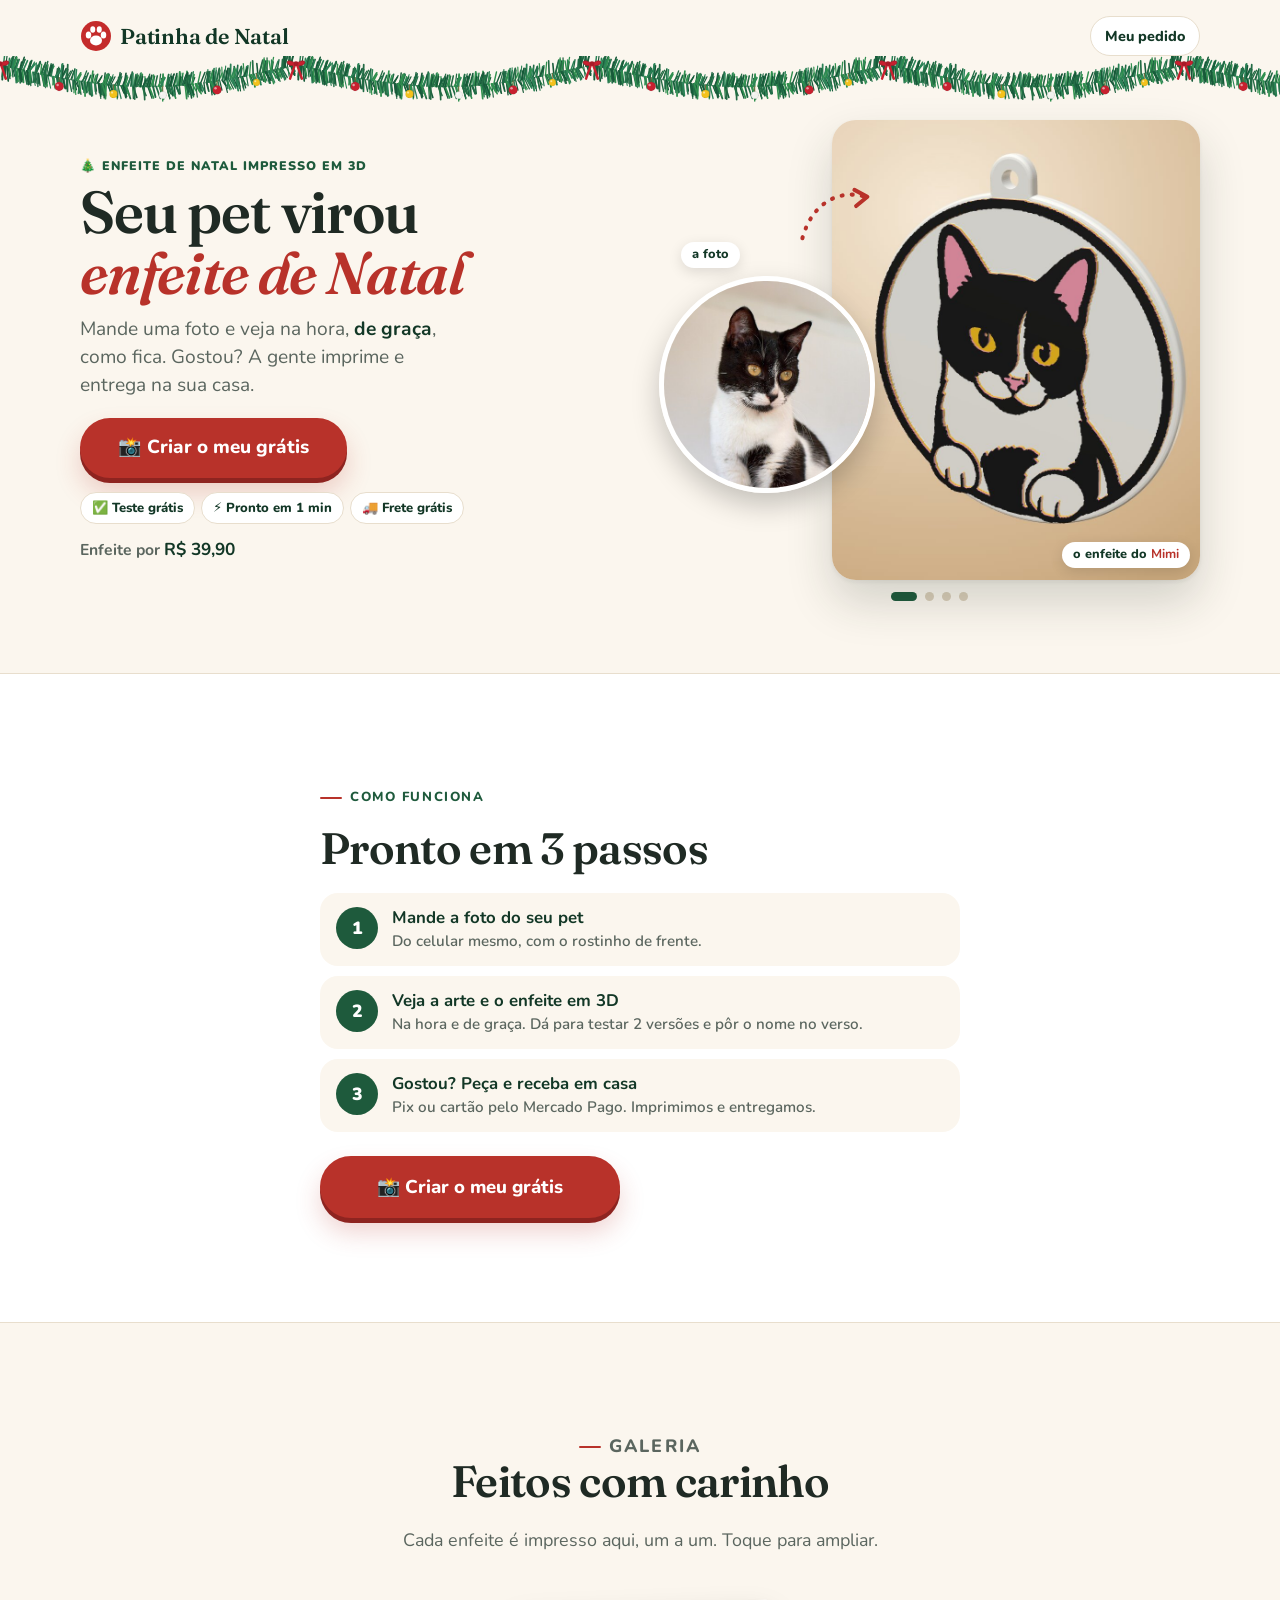
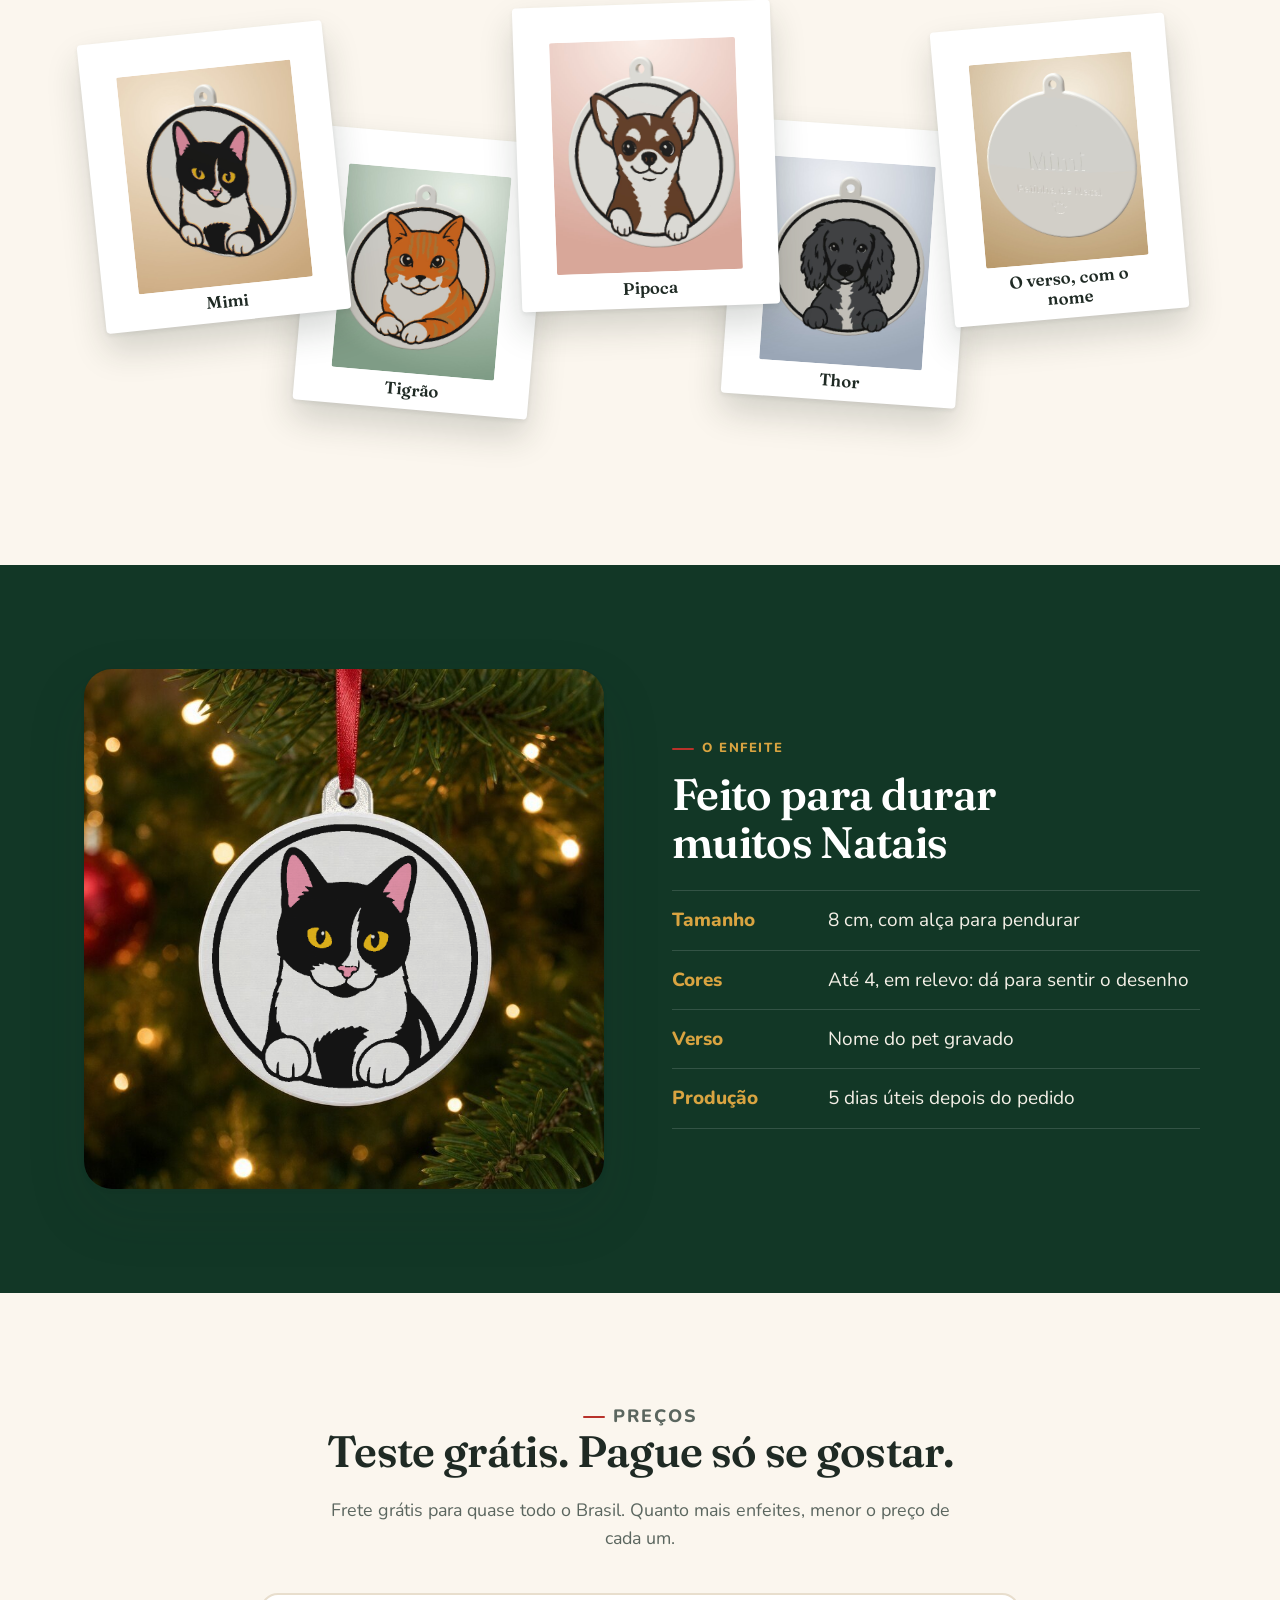
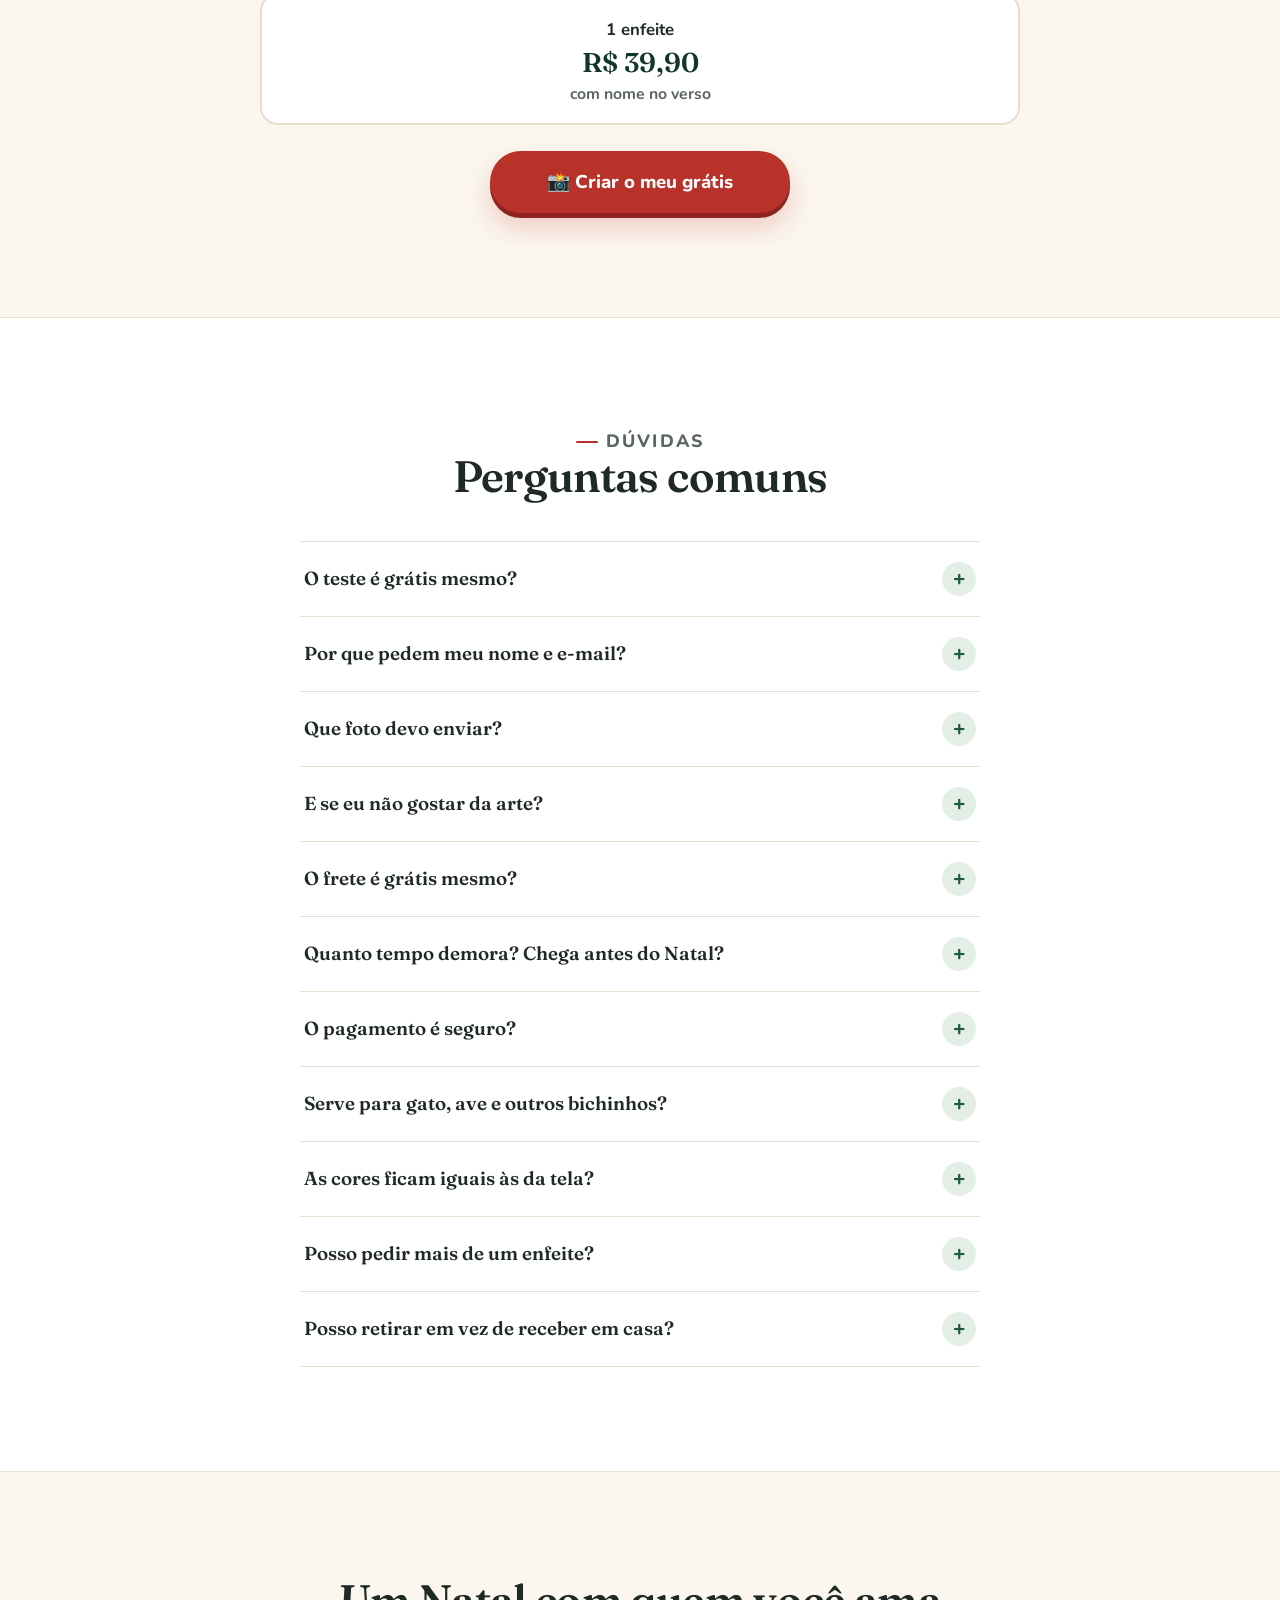
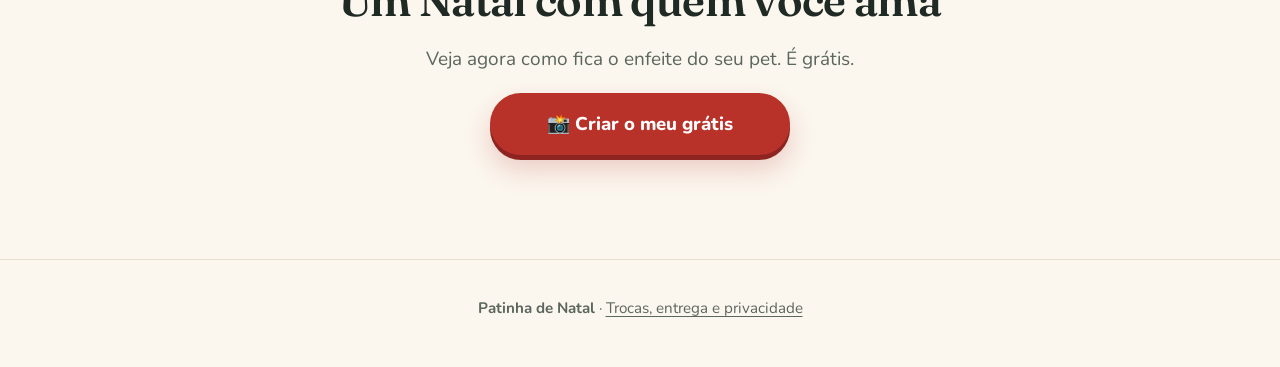
<file: site/index.html>
<!doctype html>
<html lang="pt-BR">
<head>
  <meta charset="utf-8">
  <meta name="viewport" content="width=device-width, initial-scale=1, viewport-fit=cover">
  <title>Patinha de Natal — o enfeite de Natal com a carinha do seu pet</title>
  <meta name="description" content="Mande uma foto do seu pet e veja grátis, em 1 minuto, o enfeite de Natal com a carinha dele. Gostou? Imprimimos em 3D e entregamos.">
  <meta property="og:title" content="Seu pet virou enfeite de Natal 🎄">
  <meta property="og:description" content="Mande a foto e veja grátis como fica. Gostou? Imprimimos em 3D e entregamos.">
  <meta property="og:image" content="img/galeria-1.jpg">
  <meta name="theme-color" content="#fbf6ee">
  <link rel="icon" href="img/favicon.svg" type="image/svg+xml">
  <link rel="preconnect" href="https://fonts.googleapis.com">
  <link rel="preconnect" href="https://fonts.gstatic.com" crossorigin>
  <link href="https://fonts.googleapis.com/css2?family=Fraunces:ital,opsz,wght@0,9..144,600;1,9..144,600&family=Nunito:wght@600;700;800;900&display=swap" rel="stylesheet">
  <link rel="preload" as="image" href="img/galeria-1.jpg">
  <link rel="stylesheet" href="css/style.css?v=16">
  <link rel="stylesheet" href="css/home.css?v=16">
</head>
<body class="home">
  <div class="testbar" id="testbar" hidden>MODO DE TESTE ligado — os pedidos não são cobrados</div>

  <header class="h-top">
    <div class="wrap">
      <a class="brand" href="index.html"><img src="img/favicon.svg" alt="" width="32" height="32"><span data-marca>Patinha de Natal</span></a>
      <button class="h-mine" id="open-recover" type="button">Meu pedido</button>
    </div>
  </header>

  <div class="resume" id="resume" hidden role="status">
    <span class="resume-ico" aria-hidden="true">🐾</span>
    <span id="resume-text"></span>
    <a class="resume-go" id="resume-go" href="criar.html"></a>
    <button class="resume-x" type="button" id="resume-x" aria-label="Fechar aviso">×</button>
  </div>

  <main>
    <!-- topo: o produto em destaque e um único botão -->
    <section class="h-hero">
      <div class="h-garland" aria-hidden="true"></div>
      <div class="wrap h-grid">
        <div class="h-show" id="h-show" aria-label="Exemplos: a foto do pet e o enfeite pronto">
          <div class="h-frame">
            <figure class="h-slide on" data-name="Mimi"><img class="h-orn" src="img/galeria-1.jpg" alt="Enfeite impresso do gato Mimi"><img class="h-pet" src="img/exemplo-4-foto.jpg" alt="Foto do gato Mimi"></figure>
            <figure class="h-slide" data-name="Tigrão"><img class="h-orn" src="img/galeria-2.jpg" alt="Enfeite impresso do gato Tigrão" loading="lazy"><img class="h-pet" src="img/exemplo-2-foto.jpg" alt="Foto do gato Tigrão" loading="lazy"></figure>
            <figure class="h-slide" data-name="Pipoca"><img class="h-orn" src="img/galeria-3.jpg" alt="Enfeite impresso da cachorrinha Pipoca" loading="lazy"><img class="h-pet" src="img/exemplo-1-foto.jpg" alt="Foto da cachorrinha Pipoca" loading="lazy"></figure>
            <figure class="h-slide" data-name="Thor"><img class="h-orn" src="img/galeria-4.jpg" alt="Enfeite impresso do cachorro Thor" loading="lazy"><img class="h-pet" src="img/exemplo-3-foto.jpg" alt="Foto do cachorro Thor" loading="lazy"></figure>
            <span class="h-tag h-tag-photo">a foto</span>
            <svg class="h-arrow" viewBox="0 0 80 60" aria-hidden="true"><path d="M6 50 C 20 14, 50 6, 72 16" fill="none" stroke="currentColor" stroke-width="4" stroke-linecap="round" stroke-dasharray="1 9"/><path d="M62 8 L74 16 L62 24" fill="none" stroke="currentColor" stroke-width="4" stroke-linecap="round" stroke-linejoin="round"/></svg>
            <span class="h-tag h-tag-orn">o enfeite do <b id="h-name">Mimi</b></span>
          </div>
          <div class="h-dots" role="tablist" aria-label="Escolher exemplo"><button class="on" type="button" aria-label="Exemplo 1"></button><button type="button" aria-label="Exemplo 2"></button><button type="button" aria-label="Exemplo 3"></button><button type="button" aria-label="Exemplo 4"></button></div>
        </div>

        <div class="h-copy">
          <p class="h-partner" data-partner hidden>🐾 Indicado por <b data-partner-name></b><span data-partner-extra></span></p>
          <p class="h-kicker">🎄 Enfeite de Natal impresso em 3D</p>
          <h1>Seu pet virou <em>enfeite de Natal</em></h1>
          <p class="h-lead">Mande uma foto e veja na hora, <b>de graça</b>, como fica. Gostou? A gente imprime e entrega na sua casa.</p>
          <p class="notice" data-aviso hidden></p>
          <a class="btn h-cta" id="h-cta" href="criar.html?novo=1">📸 Criar o meu grátis</a>
          <ul class="h-chips">
            <li>✅ Teste grátis</li>
            <li>⚡ Pronto em 1 min</li>
            <li>🚚 <span data-frete>Frete grátis</span></li>
          </ul>
          <p class="h-price">Enfeite por <b data-price>R$ 39,90</b><span id="hero-kit"></span></p>
        </div>
      </div>
    </section>

    <!-- como funciona -->
    <section class="h-how" id="como-funciona">
      <div class="wrap narrow-how">
        <div>
          <p class="eyebrow">Como funciona</p>
          <h2>Pronto em 3 passos</h2>
          <ol class="h-steps">
            <li><span>1</span><div><b>Mande a foto do seu pet</b><small>Do celular mesmo, com o rostinho de frente.</small></div></li>
            <li><span>2</span><div><b>Veja a arte e o enfeite em 3D</b><small>Na hora e de graça. Dá para testar <span data-trial>2</span> versões e pôr o nome no verso.</small></div></li>
            <li><span>3</span><div><b>Gostou? Peça e receba em casa</b><small>Pix ou cartão pelo Mercado Pago. Imprimimos e entregamos.</small></div></li>
          </ol>
          <a class="btn h-cta-2" href="criar.html?novo=1">📸 Criar o meu grátis</a>
        </div>
      </div>
    </section>

    <!-- galeria de fotos reais: troque os arquivos img/galeria-1.jpg … galeria-5.jpg -->
    <section class="gallery-sec" id="galeria">
      <div class="wrap">
        <div class="section-head">
          <p class="eyebrow">Galeria</p>
          <h2>Feitos com carinho</h2>
          <p>Cada enfeite é impresso aqui, um a um. Toque para ampliar.</p>
        </div>
        <div class="polaroids" id="polaroids">
          <figure class="polaroid p1"><button type="button" aria-label="Ampliar foto 1"><img src="img/galeria-1.jpg" alt="Enfeite impresso do gato Mimi" loading="lazy"></button><figcaption>Mimi</figcaption></figure>
          <figure class="polaroid p2"><button type="button" aria-label="Ampliar foto 2"><img src="img/galeria-2.jpg" alt="Enfeite impresso do gato Tigrão" loading="lazy"></button><figcaption>Tigrão</figcaption></figure>
          <figure class="polaroid p3"><button type="button" aria-label="Ampliar foto 3"><img src="img/galeria-3.jpg" alt="Enfeite impresso da cachorrinha Pipoca" loading="lazy"></button><figcaption>Pipoca</figcaption></figure>
          <figure class="polaroid p4"><button type="button" aria-label="Ampliar foto 4"><img src="img/galeria-4.jpg" alt="Enfeite impresso do cachorro Thor" loading="lazy"></button><figcaption>Thor</figcaption></figure>
          <figure class="polaroid p5"><button type="button" aria-label="Ampliar foto 5"><img src="img/galeria-5.jpg" alt="Verso do enfeite com o nome gravado" loading="lazy"></button><figcaption>O verso, com o nome</figcaption></figure>
        </div>
      </div>
    </section>

    <!-- o produto -->
    <section class="band-pine">
      <div class="wrap product">
        <div class="mockup product-media"><img src="img/exemplo-4-arte.png" alt="Enfeite com o gato frajola pendurado numa árvore de Natal" loading="lazy"></div>
        <div>
          <p class="eyebrow">O enfeite</p>
          <h2>Feito para durar muitos Natais</h2>
          <ul class="specs">
            <li><b>Tamanho</b><span><span data-tamanho>7 cm</span>, com alça para pendurar</span></li>
            <li><b>Cores</b><span>Até 4, em relevo: dá para sentir o desenho</span></li>
            <li><b>Verso</b><span>Nome do pet gravado</span></li>
            <li><b>Produção</b><span><span data-prazo>5 dias úteis</span> depois do pedido</span></li>
          </ul>
        </div>
      </div>
    </section>

    <!-- preços -->
    <section id="precos" class="h-prices">
      <div class="wrap">
        <div class="section-head">
          <p class="eyebrow">Preços</p>
          <h2>Teste grátis. Pague só se gostar.</h2>
          <p>Frete grátis para quase todo o Brasil. Quanto mais enfeites, menor o preço de cada um.</p>
        </div>
        <div class="price-cards" id="price-cards">
          <div class="price-card"><b>1 enfeite</b><strong data-price>R$ 39,90</strong><small>com nome no verso</small></div>
        </div>
        <p class="center" style="margin:26px 0 0"><a class="btn h-cta-2" href="criar.html?novo=1">📸 Criar o meu grátis</a></p>
        <aside class="deadlines" id="deadlines" hidden>
          <h3>Para chegar antes do Natal</h3>
          <p class="small muted" style="margin:0">Último dia recomendado para pedir, por região:</p>
          <ul id="deadline-list"></ul>
          <p class="small muted" style="margin:12px 0 0">Datas recomendadas, com base nos prazos médios de entrega (não garantidas).</p>
        </aside>
      </div>
    </section>

    <!-- dúvidas -->
    <section class="band faq">
      <div class="narrow">
        <div class="section-head">
          <p class="eyebrow">Dúvidas</p>
          <h2>Perguntas comuns</h2>
        </div>
        <details><summary>O teste é grátis mesmo?</summary><p>Sim. Você envia a foto e vê a arte e o enfeite em 3D sem pagar nada, e pode testar <span data-trial>2</span> versões. Só paga se quiser o enfeite.</p></details>
        <details><summary>Por que pedem meu nome e e-mail?</summary><p>Para guardar a sua arte e te mandar o link dela por e-mail, assim você volta quando quiser. O endereço pode ser preenchido enquanto a arte é desenhada, para o pedido ficar pronto em um toque. Nada de spam.</p></details>
        <details><summary>Que foto devo enviar?</summary><p>Uma foto com o rostinho do pet de frente, com boa luz e só ele na foto. Foto de celular funciona muito bem; o fundo não importa.</p></details>
        <details><summary>E se eu não gostar da arte?</summary><p>No teste você vê <span data-trial>2</span> versões grátis, com a mesma foto ou com outra. Se fizer o pedido sem ter gostado, ganha mais artes para criar depois do pagamento (até <span data-credits>4</span> no total). Se nenhuma ficar do seu agrado, fale com a gente pelo WhatsApp: a gente resolve com você e, se não der certo, devolve o valor. Só produzimos a arte que você escolher.</p></details>
        <details><summary>O frete é grátis mesmo?</summary><p>Sim, para quase todo o Brasil. Só quando o envio para o seu CEP custa mais de <span data-free-up>R$ 20,00</span> você paga a diferença, e o valor aparece antes de pagar.</p></details>
        <details><summary>Quanto tempo demora? Chega antes do Natal?</summary><p>A arte fica pronta na hora: cerca de 1 minuto depois de enviar a foto. O enfeite impresso nós produzimos em até <span data-prazo>5 dias úteis</span> depois do pedido; depois vem o prazo de entrega, que aparece antes de pagar. As datas para chegar antes do Natal são recomendadas: o transporte não depende de nós, então não conseguimos garantir o dia exato. Se estiver em cima da hora, prefira retirar.</p></details>
        <details><summary>O pagamento é seguro?</summary><p>Sim. O pagamento é feito no Mercado Pago, com Pix ou cartão. Os dados do seu cartão vão direto para eles e nunca passam pela gente.</p></details>
        <details><summary>Serve para gato, ave e outros bichinhos?</summary><p>Sim. Você escolhe se é gato, cachorro, ave ou roedor, e a arte é feita pensando nos detalhes de cada um, como a cor dos olhos dos gatos.</p></details>
        <details><summary>As cores ficam iguais às da tela?</summary><p>A prévia já mostra as cores dos filamentos que usamos. Como a peça é impressa em plástico, com relevo, pode haver pequenas diferenças de tom.</p></details>
        <details><summary>Posso pedir mais de um enfeite?</summary><p>Pode, e sai mais barato: <span data-kit-row>2 por <b data-kit="2">R$ 59,90</b></span><span data-kit-row>, 3 por <b data-kit="3">R$ 74,90</b></span><span data-kit-row> e 4 por <b data-kit="4">R$ 89,90</b></span>. Você escolhe a quantidade na hora de pedir, depois de ver a arte. Cada um pode ser de outro pet ou igual ao primeiro (com outro nome no verso), e todos vão no mesmo pacote, sem frete a mais.</p></details>
        <details><summary>Posso retirar em vez de receber em casa?</summary><p>Pode, sem frete: a retirada é no Studio Lina Palma, Rua 7 de Setembro, 433, Centro, Cosmópolis (SP). Avisamos pelo WhatsApp quando estiver pronto.</p></details>
      </div>
    </section>

    <section class="closing">
      <div class="narrow">
        <h2>Um Natal com quem você ama</h2>
        <p>Veja agora como fica o enfeite do seu pet. É grátis.</p>
        <a class="btn h-cta-2" href="criar.html?novo=1">📸 Criar o meu grátis</a>
      </div>
    </section>
  </main>

  <footer>
    <div class="wrap">
      <p><strong data-marca>Patinha de Natal</strong> · <a href="politicas.html">Trocas, entrega e privacidade</a>
        <span data-whatsapp-wrap hidden> · <a data-whatsapp="Olá! Tenho uma dúvida sobre o enfeite do meu pet." target="_blank" rel="noopener">Fale no WhatsApp</a></span></p>
      <p class="small" data-legal></p>
    </div>
  </footer>

  <div class="sticky-cta" id="sticky"><a class="btn block" href="criar.html?novo=1">📸 Criar o meu grátis</a></div>

  <dialog id="lightbox" class="lightbox" aria-label="Foto ampliada">
    <button class="close" type="button" aria-label="Fechar" data-close>×</button>
    <figure><img id="lb-img" alt=""><figcaption id="lb-cap"></figcaption></figure>
    <div class="lb-nav">
      <button type="button" class="pill" data-lb="-1" aria-label="Foto anterior">‹ Anterior</button>
      <span id="lb-count" class="muted small"></span>
      <button type="button" class="pill" data-lb="1" aria-label="Próxima foto">Próxima ›</button>
    </div>
  </dialog>

  <dialog id="recover">
    <button class="close" type="button" aria-label="Fechar" data-close>×</button>
    <form class="inner" id="recover-form" novalidate>
      <h3>Meu pedido</h3>
      <p class="muted">Informe o e-mail e o WhatsApp que você usou no teste ou na compra.</p>
      <div class="alert error" id="recover-error" hidden role="alert"></div>
      <label class="field"><span>E-mail</span><input name="email" type="email" inputmode="email" autocomplete="email" required></label>
      <label class="field"><span>WhatsApp <small>(com DDD)</small></span><input name="whatsapp" type="tel" inputmode="numeric" autocomplete="tel-national" required></label>
      <button class="btn green block" type="submit">Entrar</button>
    </form>
  </dialog>

  <script src="js/config.js"></script>
  <script src="js/api.js?v=16"></script>
  <script src="js/landing.js?v=16"></script>
  <script src="js/gallery.js?v=16" defer></script>
</body>
</html>
</file>
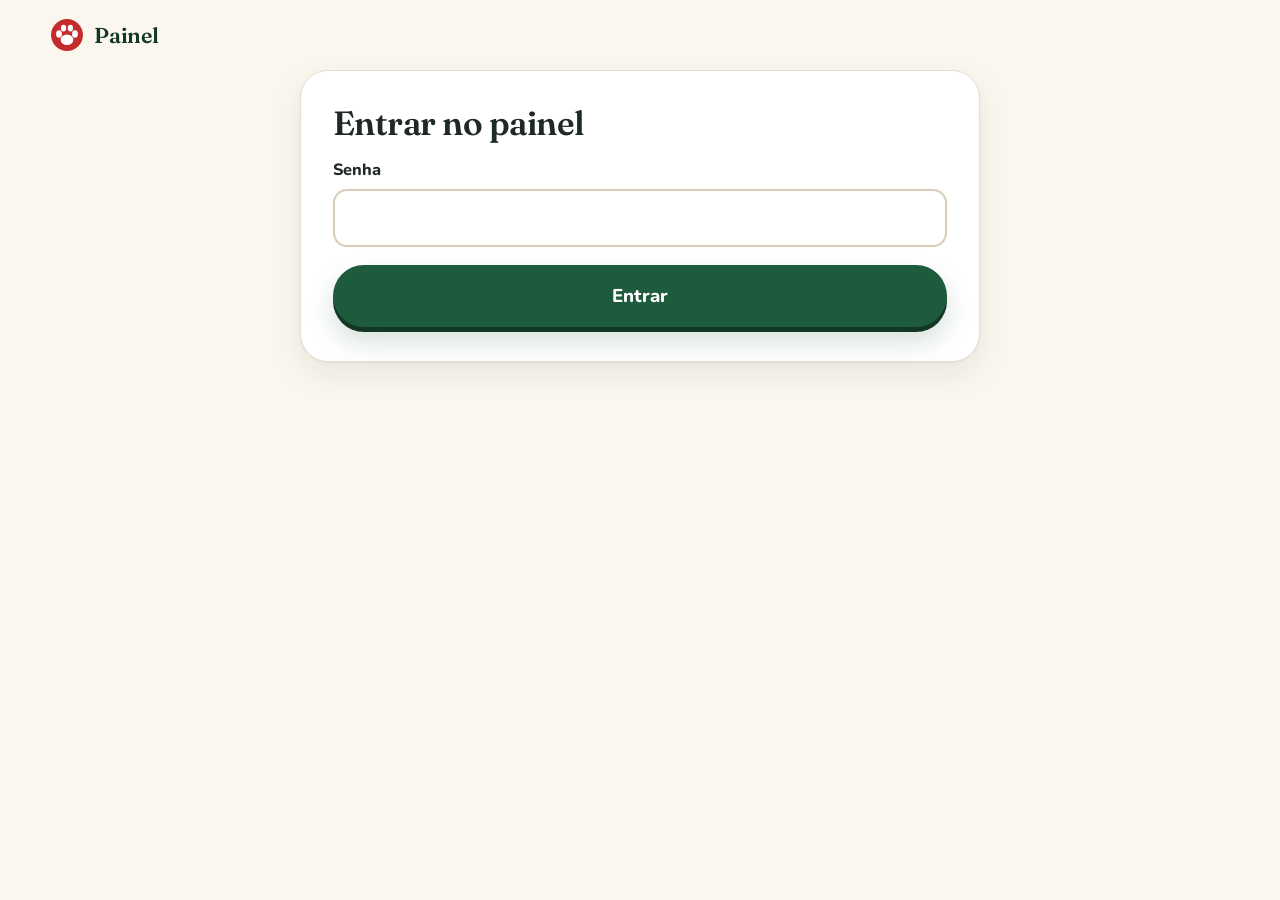
<file: site/admin.html>
<!doctype html>
<html lang="pt-BR">
<head>
  <meta charset="utf-8">
  <meta name="viewport" content="width=device-width, initial-scale=1">
  <title>Painel — Patinha de Natal</title>
  <meta name="robots" content="noindex, nofollow">
  <link rel="icon" href="img/favicon.svg" type="image/svg+xml">
  <link rel="manifest" href="admin.webmanifest">
  <link rel="apple-touch-icon" href="img/app-192.png">
  <meta name="apple-mobile-web-app-capable" content="yes">
  <meta name="apple-mobile-web-app-title" content="Pedidos">
  <link rel="preconnect" href="https://fonts.googleapis.com">
  <link rel="preconnect" href="https://fonts.gstatic.com" crossorigin>
  <link href="https://fonts.googleapis.com/css2?family=Fraunces:opsz,wght@9..144,600&family=Nunito:wght@600;700;800&display=swap" rel="stylesheet">
  <link rel="stylesheet" href="css/style.css?v=16">
  <style>
    body { font-size: 17px; }
    .admin { width: min(1180px, 100% - 28px); margin: 0 auto 80px; }
    .tabs { display: flex; gap: 8px; flex-wrap: wrap; margin: 6px 0 18px; }
    .tab, .chip { border: 2px solid var(--line); background: var(--paper); border-radius: 999px; padding: 9px 18px; font: 800 1rem var(--font-body); cursor: pointer; color: var(--ink); }
    .tab.on, .chip.on { background: var(--green-dark); border-color: var(--green-dark); color: #fff; }
    .chip { padding: 6px 14px; font-size: 0.92rem; }
    .chip b { opacity: 0.7; margin-left: 4px; }
    .stats { display: grid; grid-template-columns: repeat(auto-fit, minmax(150px, 1fr)); gap: 12px; margin-bottom: 18px; }
    .stat { background: var(--paper); border: 2px solid var(--line); border-radius: 18px; padding: 14px 16px; }
    .stat b { display: block; font: 800 1.7rem/1.1 var(--font-title); color: var(--green-dark); }
    .stat span { color: var(--muted); font-weight: 700; font-size: 0.9rem; }
    .order { background: var(--paper); border: 2px solid var(--line); border-radius: 20px; padding: 18px; margin-bottom: 14px; display: grid; gap: 18px; }
    .order header { display: flex; flex-wrap: wrap; gap: 8px 14px; align-items: center; grid-column: 1 / -1; }
    .order header strong { font: 800 1.25rem var(--font-title); }
    .badge { border-radius: 999px; padding: 3px 12px; font-weight: 800; font-size: 0.82rem; background: var(--line); }
    .badge.aguardando-cliente { background: var(--gold-soft); color: #6b4a06; }
    .badge.aguardando { background: #fde8e6; color: #8f1d1d; }
    .badge.producao { background: #e3ecfb; color: #1f3f7a; }
    .badge.enviado, .badge.entregue { background: var(--green-soft); color: var(--green-dark); }
    .badge.teste { background: var(--gold); color: #3d2a00; }
    .order .art { width: 100%; max-width: 230px; aspect-ratio: 1; object-fit: cover; border-radius: 16px; border: 2px solid var(--line); background: #fff; }
    .order .dl { display: grid; gap: 8px; margin-top: 10px; max-width: 230px; }
    .order .btn.sm { min-height: 44px; font-size: 0.98rem; padding: 8px 14px; }
    .order dl { margin: 0; display: grid; grid-template-columns: auto 1fr; gap: 4px 12px; }
    .order dt { color: var(--muted); font-weight: 700; }
    .order dd { margin: 0; font-weight: 700; overflow-wrap: anywhere; }
    .order .addr { background: var(--cream); border: 2px dashed var(--line); border-radius: 14px; padding: 12px 14px; margin-top: 12px; white-space: pre-line; font-weight: 700; }
    .order .field { margin-bottom: 10px; }
    .order .field input, .order .field select, .order .field textarea, .settings .field input, .settings .field select { min-height: 48px; font-size: 1rem; border-width: 2px; border-radius: 12px; }
    .thumbs { display: flex; gap: 8px; flex-wrap: wrap; margin-top: 10px; }
    .thumbs a img { width: 62px; height: 62px; object-fit: cover; border-radius: 10px; border: 2px solid var(--line); }
    .thumbs a.sel img { border-color: var(--green); border-width: 3px; }
    .settings { display: grid; gap: 18px; }
    .settings h3 { margin-bottom: 4px; }
    .switch { display: flex; align-items: center; gap: 12px; font-weight: 800; cursor: pointer; }
    .switch input { width: 26px; height: 26px; accent-color: var(--green); }
    .state { font-weight: 800; }
    .state.ok { color: var(--green); }
    .state.no { color: var(--red); }
    code.copy { display: block; background: var(--cream); border: 2px dashed var(--line); border-radius: 12px; padding: 10px 12px; overflow-wrap: anywhere; font-size: 0.88rem; }
    .row3 { display: grid; grid-template-columns: repeat(3, 1fr); gap: 10px; }
    .regions { display: grid; gap: 8px; }
    .region { display: grid; grid-template-columns: 26px 1fr 160px; align-items: center; gap: 10px; padding: 8px 0; border-top: 1px solid var(--line); font-weight: 700; }
    .region input[type=checkbox] { width: 24px; height: 24px; accent-color: var(--pine); }
    .region input[type=date] { min-height: 44px; padding: 6px 10px; border: 2px solid #d9cdb8; border-radius: 10px; font: 600 1rem var(--font-body); }
    .swatches { display: flex; flex-wrap: wrap; gap: 6px; margin: -6px 0 16px; }
    .swatches span { display: inline-flex; align-items: center; gap: 6px; padding: 4px 10px 4px 4px; border: 1px solid var(--line); border-radius: 99px; font-size: 0.85rem; font-weight: 700; }
    .swatches i { width: 20px; height: 20px; border-radius: 50%; border: 1px solid rgba(0,0,0,.15); }
    .badge.retirada { background: var(--gold-soft); color: #6a4b0b; }
    .badge.extras { background: #e3e8f7; color: #253a7a; }
    .piece { margin-top: 12px; padding-top: 10px; border-top: 1px dashed var(--line); max-width: 230px; }
    .piece-head { margin: 0 0 6px; font-size: 0.92rem; }
    .piece-row { display: grid; grid-template-columns: 56px 1fr 1fr; gap: 6px; align-items: center; }
    .piece-row img { width: 56px; height: 56px; border-radius: 50%; object-fit: cover; border: 1px solid var(--line); }
    .piece-row .btn.sm { min-height: 40px; padding: 6px 8px; font-size: 0.85rem; }
    .layers { font-size: 0.85rem; color: var(--muted); margin: 4px 0 0; line-height: 1.45; }
    @media (min-width: 860px) {
      .order { grid-template-columns: 240px 1fr 300px; }
      .settings { grid-template-columns: 1fr 1fr; }
    }
    .subtabs { flex-wrap: wrap; margin: 0 0 16px; }
    .settings .card[hidden] { display: none; }
    .save-bar { grid-column: 1 / -1; position: sticky; bottom: 0; z-index: 5; padding: 12px 0 calc(12px + env(safe-area-inset-bottom)); background: linear-gradient(transparent, var(--bg, #fbf6ee) 30%); }
    .save-bar .btn { width: 100%; max-width: 360px; }
    .p-grid { display: grid; gap: 0 12px; grid-template-columns: 1fr; }
    @media (min-width: 700px) { .p-grid { grid-template-columns: 1fr 1fr; } }
    .p-grid .field input { min-height: 48px; font-size: 1rem; border-width: 2px; border-radius: 12px; }
    .p-actions { display: flex; gap: 10px; flex-wrap: wrap; margin-top: 8px; }
    .p-new { margin-bottom: 16px; }
    .partner { background: var(--paper); border: 2px solid var(--line); border-radius: 20px; padding: 16px 18px; margin-bottom: 14px; }
    .partner.off { opacity: .6; }
    .partner header { display: flex; flex-wrap: wrap; gap: 6px 12px; align-items: baseline; margin-bottom: 10px; }
    .partner header strong { font: 800 1.2rem var(--font-title); }
    .partner .code { font: 800 .9rem ui-monospace, monospace; background: var(--cream); border: 1px dashed var(--line); border-radius: 8px; padding: 2px 8px; }
    .partner .nums { display: grid; grid-template-columns: repeat(auto-fit, minmax(110px, 1fr)); gap: 8px; margin: 6px 0 12px; }
    .partner .nums div { background: var(--cream); border-radius: 12px; padding: 8px 10px; }
    .partner .nums b { display: block; font: 800 1.2rem var(--font-title); color: var(--green-dark); }
    .partner .nums span { font-size: .8rem; color: var(--muted); font-weight: 700; }
    .partner .nums .due b { color: var(--red); }
    .partner .btns { display: flex; flex-wrap: wrap; gap: 8px; }
    .partner .btns .btn { min-height: 42px; padding: 6px 14px; font-size: .92rem; }
    .partner details { margin-top: 10px; }
    .partner table { width: 100%; border-collapse: collapse; font-size: .9rem; margin-top: 6px; }
    .partner td, .partner th { text-align: left; padding: 5px 6px; border-top: 1px solid var(--line); }
    .partner .meta { color: var(--muted); font-size: .9rem; font-weight: 700; margin: 0 0 8px; overflow-wrap: anywhere; }
    .p-help ol { padding-left: 20px; line-height: 1.55; }
    .badge.parceiro { background: #efe4fb; color: #4b2380; }
    .test-warn { margin: 0 0 14px; padding: 12px 16px; border-radius: 14px; background: #fde8c8; color: #6a3d06; }
  </style>
</head>
<body>
  <header class="topbar">
    <div class="wrap" style="width:min(1180px,100% - 28px)">
      <a class="brand" href="index.html"><img src="img/favicon.svg" alt="" width="38" height="38"><span>Painel</span></a>
      <button class="linklike" id="logout" type="button" hidden>Sair</button>
    </div>
  </header>

  <!-- login -->
  <main class="narrow" id="login-view">
    <form class="card" id="login">
      <h2>Entrar no painel</h2>
      <div class="alert error" id="login-error" hidden role="alert"></div>
      <label class="field"><span>Senha</span><input name="password" type="password" autocomplete="current-password" required></label>
      <button class="btn green block" type="submit">Entrar</button>
    </form>
  </main>

  <main class="admin" id="panel" hidden>
    <div class="tabs">
      <button class="tab on" data-tab="orders" type="button">📦 Pedidos</button>
      <button class="tab" data-tab="partners" type="button">🤝 Parceiros</button>
      <button class="tab" data-tab="settings" type="button">⚙️ Configurações</button>
      <button class="tab" id="refresh" type="button" style="margin-left:auto">↻ Atualizar</button>
    </div>
    <div class="alert info" id="setup-alert" hidden></div>

    <section id="tab-orders" style="padding:0">
      <div class="stats" id="stats"></div>
      <div class="tabs" id="filters"></div>
      <div id="orders"></div>
    </section>

    <section id="tab-partners" style="padding:0" hidden>
      <div class="stats" id="p-stats"></div>
      <div class="card p-new">
        <h3 id="p-form-title">➕ Cadastrar loja parceira</h3>
        <p class="muted" style="margin-top:0">Pet shop, clínica, banho e tosa… A loja deixa o QR no balcão e ganha uma % de cada venda paga que vier dele (sem contar o frete).</p>
        <form id="p-form" autocomplete="off">
          <input type="hidden" name="id">
          <div class="p-grid">
            <label class="field"><span>Nome da loja *</span><input name="name" required maxlength="80" placeholder="Ex.: Pet Shop Amigo Fiel"></label>
            <label class="field"><span>Código do link <small>(opcional)</small></span><input name="code" maxlength="12" placeholder="automático" style="text-transform:uppercase"></label>
            <label class="field"><span>Responsável</span><input name="contact_name" maxlength="80"></label>
            <label class="field"><span>WhatsApp da loja</span><input name="whatsapp" inputmode="tel" maxlength="20" placeholder="(19) 99999-9999"></label>
            <label class="field"><span>Chave Pix (para a comissão)</span><input name="pix_key" maxlength="120"></label>
            <label class="field"><span>Cidade</span><input name="city" maxlength="80"></label>
            <label class="field"><span>Comissão (%)</span><input name="commission_pct" inputmode="decimal" value="15" maxlength="5"></label>
            <label class="field"><span>Anotações</span><input name="notes" maxlength="500" placeholder="Ex.: falei com a Ana, display no caixa"></label>
          </div>
          <label class="switch"><input type="checkbox" name="pickup" checked> É ponto de retirada (o cliente retira o enfeite na loja, sem frete)</label>
          <div class="p-grid" id="p-pickup-fields">
            <label class="field"><span>Endereço da loja (para retirada)</span><input name="address" maxlength="200" placeholder="Rua, número — bairro, Cosmópolis"></label>
            <label class="field"><span>Horário de retirada</span><input name="hours" maxlength="120" placeholder="Seg a sáb, 9h às 18h"></label>
          </div>
          <label class="switch" id="p-active-wrap" hidden><input type="checkbox" name="active" checked> Loja ativa (o link conta para ela)</label>
          <div class="alert error" id="p-error" hidden role="alert"></div>
          <div class="p-actions">
            <button class="btn green" type="submit" id="p-save">Cadastrar loja</button>
            <button class="btn ghost" type="button" id="p-cancel" hidden>Cancelar edição</button>
          </div>
        </form>
      </div>
      <form class="card p-new" id="local-form">
        <h3>🏪 Preço de balcão</h3>
        <p class="muted" style="margin-top:0">Vale para quem veio pelo QR de uma loja e <b>não usa Correios</b>: retira na loja (grátis) ou recebe em mãos na cidade. Quem pede Correios paga o preço normal com frete grátis.</p>
        <div class="p-grid">
          <label class="field"><span>1 enfeite (R$)</span><input name="price" inputmode="decimal"></label>
          <label class="field"><span>2º enfeite (R$)</span><input name="e0" inputmode="decimal"></label>
          <label class="field"><span>3º enfeite (R$)</span><input name="e1" inputmode="decimal"></label>
          <label class="field"><span>4º enfeite (R$)</span><input name="e2" inputmode="decimal"></label>
          <label class="field"><span>Entrega em mãos (R$)</span><input name="delivery" inputmode="decimal"></label>
          <label class="field"><span>CEPs da entrega em mãos <small>(começo do CEP)</small></span><input name="ceps" placeholder="13150, 13165"></label>
          <label class="field"><span>Pronto para retirar em (dias)</span><input name="days" inputmode="numeric" maxlength="2"></label>
        </div>
        <p class="muted small" id="local-preview"></p>
        <div class="alert" id="local-msg" hidden></div>
        <button class="btn green" type="submit">Salvar preço de balcão</button>
      </form>
      <div id="p-list"></div>
      <details class="card p-help">
        <summary><b>💡 Como funciona e como pagar a comissão</b></summary>
        <ol>
          <li>Cadastre a loja → toque em <b>🖨️ Material</b> e imprima o display do balcão (A5 ou A6) e os cartõezinhos.</li>
          <li>Quem escaneia o QR fica marcado como cliente da loja por 30 dias, mesmo que compre depois.</li>
          <li>A comissão só entra quando o pedido é <b>pago</b>. Se você reembolsar, ela sai da conta sozinha.</li>
          <li>Mande o <b>link da página da loja</b> para o dono: ele acompanha testes, vendas e quanto tem a receber.</li>
          <li>Todo dia 5, pague por Pix o saldo do mês anterior e toque em <b>✅ Registrar Pix</b>. Guarde o comprovante do Pix: ele é o seu recibo. Na sua planilha de despesas do MEI, lance como "comissão de venda".</li>
        </ol>
      </details>
    </section>

    <section id="tab-settings" style="padding:0" hidden>
      <div class="test-warn" id="test-warn" hidden>⚠️ <b>Modo de teste ligado:</b> os pedidos não são cobrados. Desligue em <b>Vendas</b> antes de anunciar.</div>
      <nav class="tabs subtabs" id="subtabs">
        <button class="tab on" type="button" data-sub="vendas">💰 Vendas</button>
        <button class="tab" type="button" data-sub="entrega">🚚 Entrega</button>
        <button class="tab" type="button" data-sub="producao">🖨️ Produção</button>
        <button class="tab" type="button" data-sub="avisos">🔔 Avisos</button>
        <button class="tab" type="button" data-sub="loja">🏪 Loja</button>
        <button class="tab" type="button" data-sub="chaves">🔑 Chaves e senha</button>
      </nav>
      <form class="settings" id="settings">
        <div class="card" data-group="vendas">
          <h3>Preço e artes</h3>
          <label class="field"><span>Preço do enfeite (R$)</span><input name="price" inputmode="decimal" required></label>
          <label class="field"><span>Artes no total por pedido <small>(teste grátis + depois de pagar)</small></span><input name="credits" type="number" min="1" max="10" required></label>
          <label class="field"><span>Cores do enfeite <small>(máximo, contando preto e branco)</small></span>
            <select name="max_colors"><option value="2">2 cores</option><option value="3">3 cores</option><option value="4">4 cores</option><option value="5">5 cores</option><option value="6">6 cores</option></select></label>
          <label class="switch"><input type="checkbox" name="test_mode"> Modo de teste <small class="muted">(pedidos sem cobrança)</small></label>
          <p class="small muted" style="margin:8px 0 0">Com o modo de teste ligado, qualquer pessoa cria pedidos grátis. Use só para testar e desligue antes de anunciar.</p>
        </div>
        <div class="card" data-group="vendas">
          <h3>Teste grátis</h3>
          <p class="small muted">O cliente cria a arte antes de pagar. Cada arte custa alguns centavos de IA; os limites evitam abuso.</p>
          <div class="row3">
            <label class="field"><span>Artes grátis</span><input name="trial_credits" type="number" min="1" max="5"></label>
            <label class="field"><span>Testes por rede/dia</span><input name="trial_ip_limit" type="number" min="1" max="100"></label>
            <label class="field"><span>Máx. artes grátis/dia</span><input name="trial_daily_cap" type="number" min="0" max="100000"></label>
          </div>
          <p class="small muted" style="margin:0">Quem testou e não pagou aparece em Pedidos → “Testes (não pagaram)”, com o WhatsApp para você chamar.</p>
        </div>
        <div class="card" data-group="vendas">
          <h3>Kits (enfeites a mais)</h3>
          <p class="small muted">O cliente escolhe 1 a 4 enfeites no pedido ou adiciona no fim da criação. Cada um a mais custa o valor abaixo (é o que forma o preço do kit). Coloque 0 no máximo para não oferecer.</p>
          <div class="row3">
            <label class="field"><span>2º enfeite (R$)</span><input name="extra_0" inputmode="decimal"></label>
            <label class="field"><span>3º enfeite (R$)</span><input name="extra_1" inputmode="decimal"></label>
            <label class="field"><span>4º enfeite (R$)</span><input name="extra_2" inputmode="decimal"></label>
          </div>
          <p class="small" id="kit-preview" style="margin:0 0 12px"></p>
          <div class="row2">
            <label class="field"><span>Máximo de enfeites a mais</span><input name="extra_max" type="number" min="0" max="3"></label>
            <label class="field"><span>Artes por pet a mais</span><input name="extra_credits" type="number" min="1" max="10"></label>
          </div>
        </div>
        </div>
        <div class="card" data-group="entrega">
          <h3>Retirada</h3>
          <label class="switch"><input type="checkbox" name="pickup_enabled"> Oferecer retirada (sem frete)</label>
          <label class="field" style="margin-top:12px"><span>Local</span><input name="pickup_name" maxlength="80"></label>
          <label class="field"><span>Endereço</span><input name="pickup_address" maxlength="200"></label>
        </div>
        <div class="card" data-group="entrega">
          <h3>Regiões atendidas e prazos</h3>
          <p class="small muted">Desmarque as regiões onde não quer entregar. A data é o último dia para pedir (para chegar antes do Natal); deixe vazia para não ter limite. O CEP é conferido antes do pagamento.</p>
          <div class="regions" id="regions">
            <label class="region"><input type="checkbox" name="rg_on_sudeste"> <b>Sudeste</b><input type="date" name="rg_until_sudeste"></label>
            <label class="region"><input type="checkbox" name="rg_on_sul"> <b>Sul</b><input type="date" name="rg_until_sul"></label>
            <label class="region"><input type="checkbox" name="rg_on_centro_oeste"> <b>Centro-Oeste</b><input type="date" name="rg_until_centro_oeste"></label>
            <label class="region"><input type="checkbox" name="rg_on_nordeste"> <b>Nordeste</b><input type="date" name="rg_until_nordeste"></label>
            <label class="region"><input type="checkbox" name="rg_on_norte"> <b>Norte</b><input type="date" name="rg_until_norte"></label>
          </div>
        </div>
        <div class="card" data-group="entrega">
          <h3>Frete</h3>
          <label class="field"><span>Como cobrar o frete</span>
            <select name="shipping_mode">
              <option value="gratis_ate">Frete grátis até um valor (acima disso o cliente paga a diferença)</option>
              <option value="incluso">Frete grátis sempre (não cobra à parte)</option>
              <option value="tabela">Valor fixo por região do Brasil</option>
              <option value="melhor_envio">Cálculo automático pelo CEP (Melhor Envio)</option>
            </select></label>
          <div id="ship-free">
            <label class="field"><span>A loja paga o frete até (R$)</span><input name="free_up_to" inputmode="decimal"></label>
            <p class="small muted" style="margin:-6px 0 12px">O frete real é cotado no Melhor Envio. Se passar deste valor, o cliente paga só a diferença. Sem o token, todo frete sai grátis.</p>
          </div>
          <div id="ship-table">
            <p class="small muted" style="margin:0 0 8px">Custo do frete por região (R$). No frete grátis até um valor e no cálculo automático, estes valores só são usados se a cotação do Melhor Envio falhar (ex.: CEP que ela não reconhece).</p>
            <div class="row2">
              <label class="field"><span>Sudeste</span><input name="ship_sudeste" inputmode="decimal"></label>
              <label class="field"><span>Sul</span><input name="ship_sul" inputmode="decimal"></label>
              <label class="field"><span>Centro-Oeste</span><input name="ship_centro_oeste" inputmode="decimal"></label>
              <label class="field"><span>Nordeste</span><input name="ship_nordeste" inputmode="decimal"></label>
              <label class="field"><span>Norte</span><input name="ship_norte" inputmode="decimal"></label>
            </div>
          </div>
          <div id="ship-me">
            <p class="small muted">Crie uma conta grátis em melhorenvio.com.br → Gerenciar → Tokens → gere um token com a permissão de calcular fretes. <span class="state" id="me-state"></span></p>
            <label class="field"><span>Token do Melhor Envio</span><input name="melhor_envio_token" type="password" autocomplete="off" placeholder="Deixe em branco para manter"></label>
            <div class="row2">
              <label class="field"><span>CEP de onde você envia</span><input name="origin_cep" inputmode="numeric" placeholder="00000-000"></label>
              <label class="field"><span>Peso do pacote (g)</span><input name="package_weight_g" type="number" min="10" max="30000"></label>
            </div>
            <p class="small muted" style="margin:0 0 8px">Embalagem (cm). Para o Mini Envios dos Correios: até 24 × 16 × 4 cm e 300 g.</p>
            <div class="row3">
              <label class="field"><span>Comprimento</span><input name="pk_length" inputmode="decimal"></label>
              <label class="field"><span>Largura</span><input name="pk_width" inputmode="decimal"></label>
              <label class="field"><span>Altura</span><input name="pk_height" inputmode="decimal"></label>
            </div>
          </div>
        </div>
        <div class="card" data-group="producao">
          <h3>Filamentos e peça 3D</h3>
          <p class="small muted">A arte que o cliente vê já usa só estas cores. Uma por linha: <code>Nome #RRGGBB</code>. Cadastre só as cores que você tem.</p>
          <label class="field"><span>Filamentos disponíveis</span><textarea name="filaments" rows="8" spellcheck="false" style="font-family:ui-monospace,monospace;font-size:1rem"></textarea></label>
          <div class="swatches" id="swatches"></div>
          <div class="row3">
            <label class="field"><span>Diâmetro (mm)</span><input name="model_diameter" inputmode="decimal"></label>
            <label class="field"><span>Base (mm)</span><input name="model_base" inputmode="decimal"></label>
            <label class="field"><span>Relevo por cor (mm)</span><input name="model_band" inputmode="decimal"></label>
          </div>
        </div>
        <div class="card" data-group="avisos">
          <h3>🔔 Avisos de pedido no celular</h3>
          <ol class="small" style="padding-left:1.2em;margin:0 0 12px">
            <li>Instale o app gratuito <b>ntfy</b> (Play Store ou App Store).</li>
            <li>Toque em “Gerar tópico” abaixo e depois em <b>Salvar</b> no fim da página.</li>
            <li>No app ntfy, toque em <b>+</b> e digite o tópico: <b id="ntfy-link"></b></li>
            <li>Toque em “Enviar notificação de teste”.</li>
          </ol>
          <label class="field"><span>Tópico secreto</span><input name="ntfy_topic" maxlength="64" autocomplete="off" placeholder="patinha-xxxxxxxxxxxx"></label>
          <div class="row2">
            <button class="btn ghost sm" type="button" id="ntfy-new">Gerar tópico</button>
            <button class="btn ghost sm" type="button" id="ntfy-test">Enviar notificação de teste</button>
          </div>
          <p class="small muted" style="margin:10px 0 0">Você recebe um aviso a cada pedido pago e a cada pedido pronto para produzir. Dica: no celular, abra este painel e use “Adicionar à tela inicial” para ter um ícone de app.</p>
        </div>
        <div class="card" data-group="avisos">
          <h3>E-mails automáticos <span class="state" id="mail-state"></span></h3>
          <p class="small muted">O cliente recebe o link do pedido ao pagar, a confirmação e o rastreio; você recebe um aviso a cada pedido pronto para produzir. Crie uma conta grátis em resend.com, valide o seu domínio e gere uma API Key.</p>
          <label class="field"><span>API Key do Resend</span><input name="resend_api_key" type="password" autocomplete="off" placeholder="Deixe em branco para manter"></label>
          <label class="field"><span>Remetente <small>(e-mail do domínio validado)</small></span><input name="email_from" placeholder="Patinha de Natal &lt;pedidos@seudominio.com.br&gt;"></label>
          <label class="field"><span>Seu e-mail <small>(para receber os avisos)</small></span><input name="owner_email" type="email"></label>
        </div>
        <div class="card" data-group="loja">
          <h3>Contato e dados da loja</h3>
          <label class="field"><span>WhatsApp de atendimento <small>(com DDD)</small></span><input name="st_whatsapp" inputmode="numeric" placeholder="(11) 99999-8888"></label>
          <label class="field"><span>Nome ou razão social</span><input name="st_company" maxlength="160"></label>
          <div class="row2">
            <label class="field"><span>CNPJ ou CPF</span><input name="st_cnpj" maxlength="30"></label>
            <label class="field"><span>E-mail de contato</span><input name="st_email" type="email" maxlength="160"></label>
          </div>
          <div class="row2">
            <label class="field"><span>Tamanho do enfeite</span><input name="st_size" maxlength="30" placeholder="8 cm"></label>
            <label class="field"><span>Prazo de produção</span><input name="st_lead_time" maxlength="60" placeholder="5 dias úteis"></label>
          </div>
          <label class="field"><span>Aviso em destaque <small>(opcional)</small></span><input name="st_notice" maxlength="200" placeholder="Peça até 10/12 para receber antes do Natal"></label>
        </div>
        <div class="card" data-group="loja">
          <h3>Anúncios <small class="muted">(opcional)</small></h3>
          <p class="small muted">Com os IDs preenchidos, o site avisa o Meta, o Google e o TikTok de cada visita, início de compra e venda.</p>
          <label class="field"><span>ID do Pixel da Meta</span><input name="st_meta_pixel_id" inputmode="numeric" maxlength="40" placeholder="123456789012345"></label>
          <label class="field"><span>ID da tag do Google</span><input name="st_google_tag_id" maxlength="40" placeholder="G-XXXXXXX ou AW-XXXXXXX"></label>
          <label class="field"><span>ID do Pixel do TikTok</span><input name="st_tiktok_pixel_id" maxlength="40" autocapitalize="characters" spellcheck="false" placeholder="CXXXXXXXXXXXXXXXXXXX"></label>
        </div>
        <div class="card" data-group="chaves">
          <h3>Mercado Pago <span class="state" id="mp-state"></span></h3>
          <p class="small muted">Em mercadopago.com.br/developers → Suas integrações → Credenciais de produção → Access Token.</p>
          <label class="field"><span>Access Token</span><input name="mp_access_token" type="password" autocomplete="off" placeholder="Deixe em branco para manter"></label>
          <p class="small muted" style="margin-bottom:6px">Endereço de notificações (já é enviado automaticamente em cada pagamento):</p>
          <code class="copy" id="webhook"></code>
        </div>
        <div class="card" data-group="chaves">
          <h3>IA de imagem (OpenAI) <span class="state" id="ai-state"></span></h3>
          <p class="small muted">Em platform.openai.com → API keys. É a conta de API (com créditos), não a assinatura do ChatGPT.</p>
          <label class="field"><span>API Key</span><input name="openai_api_key" type="password" autocomplete="off" placeholder="Deixe em branco para manter"></label>
          <div class="row2">
            <label class="field"><span>Modelo</span><input name="openai_image_model"></label>
            <label class="field"><span>Qualidade</span><select name="openai_image_quality"><option value="low">Baixa (mais barata)</option><option value="medium">Média</option><option value="high">Alta (mais cara)</option></select></label>
          </div>
        </div>
        <div class="card" data-group="chaves">
          <h3>Senha do painel</h3>
          <label class="field"><span>Nova senha <small>(mín. 8 caracteres)</small></span><input name="new_password" type="password" autocomplete="new-password" placeholder="Deixe em branco para manter"></label>
        </div>
        <div class="save-bar">
          <div class="alert" id="settings-msg" hidden></div>
          <button class="btn green" type="submit">💾 Salvar configurações</button>
        </div>
      </form>
    </section>
  </main>

  <script src="js/config.js"></script>
  <script src="js/api.js?v=16"></script>
  <script src="js/vendor/imagetracer.js?v=16"></script>
  <script src="js/vendor/earcut.min.js?v=16"></script>
  <script src="js/ornament3d.js?v=16"></script>
  <script src="js/admin.js?v=16"></script>
  <script src="js/admin-parceiros.js?v=16"></script>
</body>
</html>
</file>
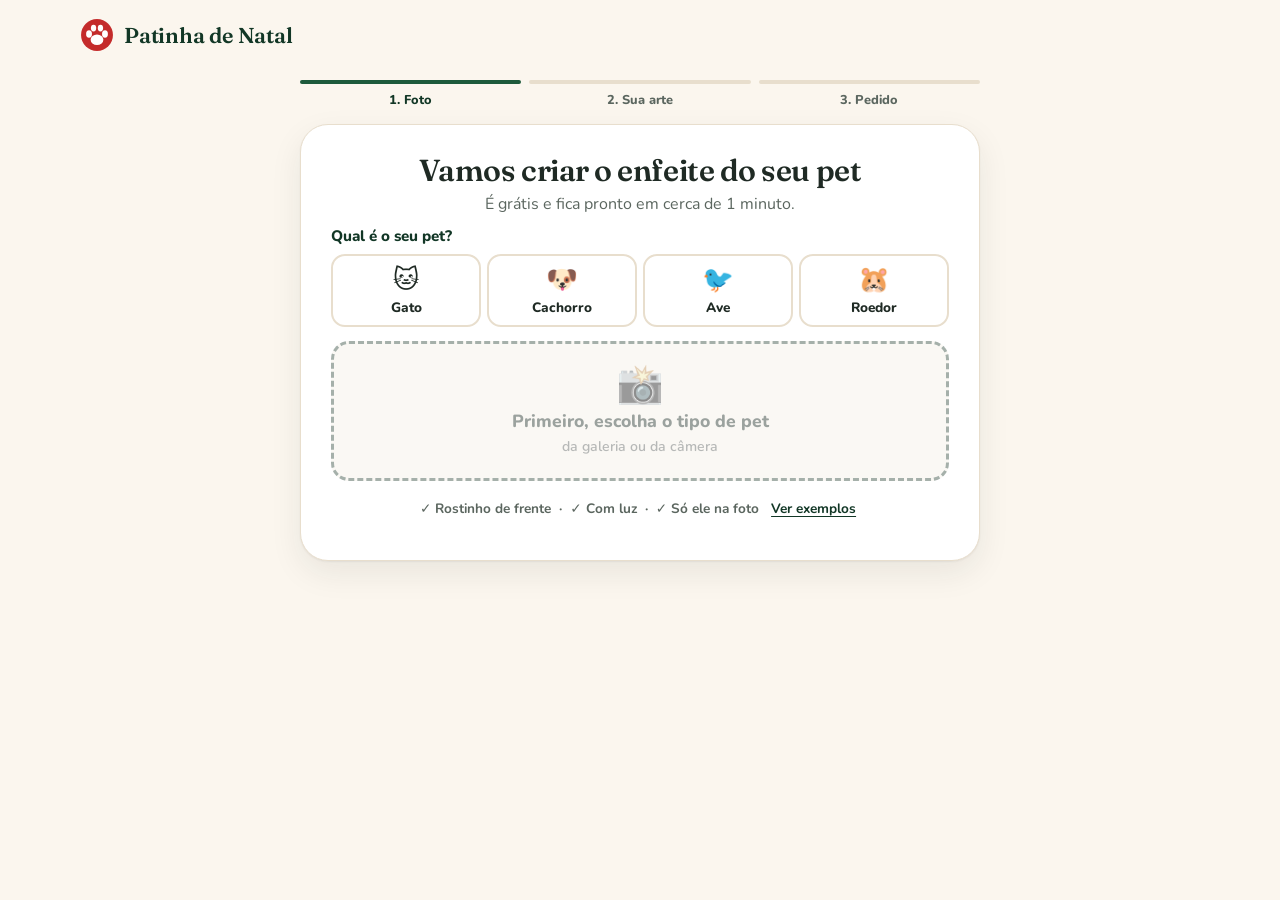
<file: site/criar.html>
<!doctype html>
<html lang="pt-BR">
<head>
  <meta charset="utf-8">
  <meta name="viewport" content="width=device-width, initial-scale=1">
  <title>Criar meu enfeite — Patinha de Natal</title>
  <meta name="robots" content="noindex">
  <meta name="theme-color" content="#fff8ee">
  <link rel="icon" href="img/favicon.svg" type="image/svg+xml">
  <link rel="preconnect" href="https://fonts.googleapis.com">
  <link rel="preconnect" href="https://fonts.gstatic.com" crossorigin>
  <link href="https://fonts.googleapis.com/css2?family=Fraunces:opsz,wght@9..144,600&family=Nunito:wght@600;700;800&display=swap" rel="stylesheet">
  <link rel="stylesheet" href="css/style.css?v=16">
  <link rel="stylesheet" href="css/studio.css?v=16">
</head>
<body>
  <div class="testbar" id="testbar" hidden>PEDIDO DE TESTE — não foi cobrado</div>

  <header class="topbar">
    <div class="wrap">
      <a class="brand" href="index.html"><img src="img/favicon.svg" alt="" width="38" height="38"><span data-marca>Patinha de Natal</span></a>
      <a class="linklike" data-whatsapp="Olá! Preciso de ajuda com o meu pedido." hidden target="_blank" rel="noopener">Ajuda</a>
    </div>
  </header>

  <main class="narrow app" style="padding-bottom:60px">

    <!-- carregando -->
    <section id="view-loading" class="center">
      <div class="spinner dark"></div>
      <p class="muted" style="margin-top:16px">Abrindo seu pedido…</p>
    </section>

    <!-- sem pedido neste aparelho -->
    <section id="view-login" hidden>
      <form class="card" id="login-form" novalidate>
        <h2>Entrar no meu pedido</h2>
        <p class="muted">Informe os mesmos dados que você usou na compra.</p>
        <div class="alert error" id="login-error" hidden role="alert"></div>
        <label class="field"><span>E-mail</span><input name="email" type="email" inputmode="email" autocomplete="email" required></label>
        <label class="field"><span>WhatsApp <small>(com DDD)</small></span><input name="whatsapp" type="tel" inputmode="numeric" autocomplete="tel-national" required></label>
        <button class="btn green block" type="submit">Entrar</button>
        <p class="center" style="margin:18px 0 0">Ainda não fez o seu? <a href="criar.html?novo=1">Faça o teste grátis</a></p>
      </form>
    </section>

    <!-- pagamento pendente -->
    <section id="view-pending" class="center" hidden>
      <div class="card">
        <div class="spinner dark"></div>
        <h2 style="margin-top:18px">Aguardando o pagamento</h2>
        <p class="muted">Assim que o pagamento for confirmado, esta página libera sozinha. Com Pix leva poucos segundos.</p>
        <a class="btn green block" id="pay-again" hidden>Ainda não paguei · pagar agora</a>
        <p style="margin:12px 0 0"><button class="linklike" type="button" id="pending-back" hidden>← Voltar e revisar o pedido</button></p>
        <p class="small muted" style="margin:14px 0 0">Já pagou e nada mudou em alguns minutos? <a data-support hidden target="_blank" rel="noopener">Fale com a gente</a>.</p>
      </div>
    </section>

    <!-- passo 1 e 2: foto e artes -->
    <section id="view-studio" hidden>
      <ol class="progress" id="studio-progress"><li class="on">1. Foto</li><li id="prog-2">2. Escolher</li><li>3. Finalizar</li></ol>
      <div class="card studio-card">
        <p class="trial-banner" id="trial-banner" hidden></p>
        <p class="paid-banner" id="paid-banner" hidden>✓ Pagamento confirmado · pedido <span id="paid-code"></span>
          <small>Faça com calma: se sair, é só voltar ao site e tocar em “Meu pedido”.</small></p>
        <h2 class="center" id="studio-title">Envie a foto do seu pet</h2>
        <p class="center muted studio-sub" id="studio-sub" hidden></p>
        <p class="paws" id="paws" aria-live="polite"></p>
        <p class="center" style="margin:-8px 0 14px"><button class="linklike" type="button" id="back-extras" hidden>← Voltar para os enfeites</button></p>
        <div class="alert error" id="studio-error" hidden role="alert"></div>

        <!-- tipo de pet: muda o jeito de desenhar (ex.: cor dos olhos dos gatos) -->
        <div id="species-block">
          <p class="species-title">Qual é o seu pet?</p>
          <div class="species" id="species" role="group" aria-label="Tipo de pet">
            <button type="button" data-species="gato" aria-pressed="false"><span aria-hidden="true">🐱</span>Gato</button>
            <button type="button" data-species="cachorro" aria-pressed="false"><span aria-hidden="true">🐶</span>Cachorro</button>
            <button type="button" data-species="ave" aria-pressed="false"><span aria-hidden="true">🐦</span>Ave</button>
            <button type="button" data-species="roedor" aria-pressed="false"><span aria-hidden="true">🐹</span>Roedor</button>
          </div>
        </div>

        <!-- escolher foto -->
        <div id="pick-block">
          <label class="drop" id="drop">
            <span class="icon">📸</span>
            <span id="drop-label">Toque para escolher a foto</span>
            <small>da galeria ou da câmera</small>
            <input type="file" id="file" accept="image/*" hidden>
          </label>
          <p class="photo-tips">✓ Rostinho de frente &nbsp;·&nbsp; ✓ Com luz &nbsp;·&nbsp; ✓ Só ele na foto
            <button class="linklike" type="button" id="open-tips">Ver exemplos</button></p>
          <p class="center" style="margin:4px 0 0"><button class="linklike" type="button" id="cancel-pick" hidden>← Voltar para as artes</button></p>
        </div>

        <!-- foto escolhida -->
        <div id="preview-block" hidden>
          <div class="preview">
            <img id="preview-img" alt="Foto escolhida do seu pet">
            <div class="working" id="working" hidden>
              <div class="spinner"></div>
              <div>Desenhando seu pet…</div>
              <div class="bar"><i id="bar"></i></div>
              <small style="font:600 1rem var(--font-body)">Leva cerca de 1 minuto. Se sair, a arte continua sendo feita e aparece quando você voltar.</small>
            </div>
            <button class="preview-change" type="button" id="change">Trocar foto</button>
          </div>
          <!-- teste grátis: quem é (antes de gerar) -->
          <form class="contact" id="contact-form" novalidate hidden>
            <p class="contact-title" id="contact-title">Para quem vamos mandar a arte?</p>
            <label class="field"><span>Seu nome</span><input name="name" autocomplete="name" maxlength="120" placeholder="Maria"></label>
            <label class="field"><span>WhatsApp <small>(com DDD)</small></span><input name="whatsapp" type="tel" inputmode="numeric" autocomplete="tel-national" placeholder="(11) 99999-8888"></label>
            <label class="field"><span>E-mail</span><input name="email" type="email" inputmode="email" autocomplete="email" maxlength="160" placeholder="maria@email.com"></label>
            <p class="contact-note">🔒 Só para guardar a sua arte e te mandar o link. Nada de spam.</p>
          </form>
          <div id="preview-actions">
            <button class="btn block" id="create" type="button">✨ Criar minha arte</button>
          </div>
        </div>

        <!-- depois de ter artes -->
        <div id="next-block" hidden>
          <div class="viewer-block" id="viewer-block" hidden>
            <div class="viewer" id="viewer"><div class="loading"><div class="spinner dark"></div>Montando a prévia…</div></div>
            <p class="viewer-note" id="viewer-note">Arraste para girar. As cores são as dos filamentos que usamos.</p>
          </div>
          <div id="arts-block" hidden>
            <p class="arts-title" id="arts-title">Escolha a versão</p>
            <div class="arts" id="arts"></div>
          </div>
          <label class="field name-field" id="name-field"><span>✏️ Nome no verso <small>(opcional, até 16 letras)</small></span>
            <input id="pet-name" maxlength="16" placeholder="Ex.: Mel" autocomplete="off"></label>
          <button class="btn block buy-cta" id="go-address" type="button" disabled>Escolha uma arte acima</button>
          <p class="center small go-hint" id="go-hint" hidden></p>
          <div class="again" id="again-block">
            <p class="again-text" id="again-text"></p>
            <div class="again-row">
              <button class="btn ghost sm again-same" id="again-same" type="button">🔁 Outra versão</button>
              <button class="btn ghost sm again-other" id="again-other" type="button">📷 Outra foto</button>
            </div>
            <button class="btn ghost block sm" id="again-buy" type="button" hidden></button>
          </div>
          <p class="center none-liked" id="none-liked" hidden>Não gostou de nenhuma? <a data-support hidden target="_blank" rel="noopener">Fale com a gente no WhatsApp</a> antes de finalizar.</p>
          <p class="center" style="margin:16px 0 0"><a class="linklike small" data-support hidden target="_blank" rel="noopener">💬 Ajuda pelo WhatsApp</a></p>
        </div>
      </div>
    </section>

    <!-- oferta no fim: mais enfeites no mesmo pacote -->
    <section id="view-upsell" hidden>
      <ol class="progress"><li class="on">1. Foto</li><li class="on">2. Escolher</li><li>3. Finalizar</li></ol>
      <div class="card center upsell">
        <div class="up-pair" aria-hidden="true">
          <div class="mockup sm"><img id="up-art1" alt=""></div>
          <div class="mockup sm"><img id="up-art2" alt=""></div>
          <span class="up-plus">+</span>
        </div>
        <h2>Quer levar mais um? 🎁</h2>
        <p class="up-lead" id="up-lead"></p>
        <div class="alert error" id="upsell-error" hidden role="alert"></div>
        <div id="up-offer">
          <div class="up-options">
            <button type="button" class="up-option" data-up-kind="novo">
              <span class="up-ico" aria-hidden="true">🐾</span>
              <span class="up-text"><b>De outro pet</b><small>Você envia outra foto e escolhe a arte</small></span>
              <span class="up-check" aria-hidden="true"></span>
            </button>
            <button type="button" class="up-option" data-up-kind="copia">
              <span class="up-ico" aria-hidden="true">🎁</span>
              <span class="up-text"><b>Igual a este</b><small>Para presentear, com outro nome no verso</small></span>
              <span class="up-check" aria-hidden="true"></span>
            </button>
          </div>
          <div class="up-qty" id="up-qty-box" hidden>
            <span>Quantos a mais?</span>
            <div class="stepper" role="group" aria-label="Quantos enfeites a mais">
              <button type="button" id="up-minus" aria-label="Menos um">−</button>
              <output id="up-qty" aria-live="polite">1</output>
              <button type="button" id="up-plus" aria-label="Mais um">+</button>
            </div>
          </div>
          <button class="btn green block" type="button" id="up-go" disabled>Escolha uma opção acima</button>
          <button class="btn ghost block" type="button" id="up-no" style="margin-top:10px">Não, obrigado. Continuar</button>
          <p class="small muted" style="margin:12px 0 0">🔒 Pagamento seguro no Mercado Pago. Depois você volta direto para cá.</p>
        </div>
        <div id="up-waiting" hidden>
          <div class="spinner dark"></div>
          <p style="margin:14px 0 4px"><b>Aguardando o pagamento do 2º enfeite…</b></p>
          <p class="small muted">Com Pix leva poucos segundos. Esta tela atualiza sozinha.</p>
          <p style="margin:12px 0 0"><button class="linklike" type="button" id="up-retry">Pagar de novo</button> · <button class="linklike" type="button" id="up-skip">Continuar sem o 2º enfeite</button></p>
        </div>
      </div>
    </section>

    <!-- enfeites adicionais: outro pet ou mais um igual -->
    <section id="view-extras" hidden>
      <ol class="progress"><li class="on">1. Foto</li><li class="on">2. Escolher</li><li>3. Finalizar</li></ol>
      <div class="card">
        <h2 class="center" id="extras-title">Seu 2º enfeite</h2>
        <p class="center muted" id="extras-sub">É de outro pet ou igual ao primeiro?</p>
        <div class="alert error" id="extras-error" hidden role="alert"></div>
        <div id="extras-list" class="extras-list"></div>
        <button class="btn green block" type="button" id="extras-next" disabled>Continuar →</button>
        <p class="center" style="margin:14px 0 0"><button class="linklike" type="button" id="extras-back">← Voltar para a arte do 1º enfeite</button></p>
      </div>
    </section>

    <!-- teste grátis: fechar o pedido e pagar -->
    <section id="view-buy" hidden>
      <ol class="progress"><li class="on">1. Foto</li><li class="on">2. Sua arte</li><li class="on">3. Pedido</li></ol>
      <div class="card">
        <h2 class="center">Seu pedido 🎄</h2>
        <div class="alert error" id="buy-error" hidden role="alert"></div>
        <div class="buy-art">
          <div class="mockup sm"><img id="buy-art" alt="Arte do seu enfeite"></div>
          <div>
            <b id="buy-art-title">Enfeite com a arte escolhida</b>
            <small id="buy-art-sub"></small>
            <button class="linklike" type="button" id="buy-change">Trocar a arte</button>
          </div>
        </div>
        <fieldset class="qty" id="buy-qty" hidden>
          <legend>Quantos enfeites?</legend>
          <div class="qty-grid"></div>
        </fieldset>
        <div id="buy-kind" hidden>
          <p class="buy-label">Os outros enfeites são:</p>
          <div class="up-options">
            <button type="button" class="up-option" data-buy-kind="copia">
              <span class="up-ico" aria-hidden="true">🎁</span>
              <span class="up-text"><b>Iguais a este</b><small>Para presentear, com outro nome no verso</small></span>
              <span class="up-check" aria-hidden="true"></span>
            </button>
            <button type="button" class="up-option" data-buy-kind="novo">
              <span class="up-ico" aria-hidden="true">🐾</span>
              <span class="up-text"><b>De outros pets</b><small>Você envia as fotos logo depois do pagamento</small></span>
              <span class="up-check" aria-hidden="true"></span>
            </button>
          </div>
        </div>
        <div id="buy-names"></div>
        <div class="buy-ship">
          <div><b id="buy-ship-title">Entrega</b><span id="buy-addr"></span></div>
          <button class="linklike" type="button" id="buy-edit">Alterar</button>
        </div>
        <p class="buy-local" id="buy-local" hidden></p>
        <div class="totals" id="buy-totals">
          <div><span id="buy-row-items">Enfeite personalizado</span><span id="buy-items"></span></div>
          <div id="buy-row-ship"><span>Frete <small class="muted" id="buy-ship-label"></small></span><span id="buy-ship"></span></div>
          <div class="total"><span>Total</span><span id="buy-total"></span></div>
        </div>
        <details class="buy-notes"><summary>Observações para a gente <small>(opcional)</small></summary>
          <textarea id="buy-notes-text" rows="3" maxlength="500" placeholder="Ex.: o nome tem acento"></textarea></details>
        <button class="btn block" type="button" id="pay-btn">Pagar</button>
        <div class="secure-box">
          <p><b>🔒 Pagamento seguro pelo Mercado Pago</b> · Pix ou cartão em até 3x. Seus dados de pagamento não passam pela gente.</p>
          <p id="buy-after"></p>
        </div>
        <p class="consent">Produto personalizado. Ao pagar, você concorda com as <a href="politicas.html" target="_blank">condições de compra e privacidade</a>.</p>
        <p class="center" style="margin:10px 0 0"><button class="linklike" type="button" id="buy-back">← Voltar para a arte</button></p>
      </div>
    </section>

    <!-- passo 3: endereço -->
    <section id="view-address" hidden>
      <ol class="progress"><li class="on">1. Foto</li><li class="on">2. Escolher</li><li class="on">3. Finalizar</li></ol>
      <form class="card" id="address-form" novalidate>
        <h2 class="center">Confira o seu enfeite</h2>
        <div class="viewer name-viewer" id="name-viewer"><div class="loading"><div class="spinner dark"></div>Montando a prévia…</div></div>
        <p class="viewer-note" id="name-caption">Arraste para girar e ver o nome no verso.</p>
        <div id="names"></div>
        <p class="center" style="margin:-4px 0 18px"><button class="linklike" type="button" id="addr-extra" hidden></button></p>

        <h2 class="center" id="address-title" style="margin-top:12px">Para onde enviamos?</h2>
        <div class="alert error" id="address-error" hidden role="alert"></div>
        <div class="pickup-box" id="pickup-box" hidden>
          🏠 Retirada em <span id="pickup-place"></span><br>
          <a id="pickup-map" target="_blank" rel="noopener">Ver no mapa</a> · Avisamos pelo WhatsApp quando estiver pronto.
        </div>
        <label class="field"><span id="recipient-label">Quem vai receber</span><input name="recipient" autocomplete="name" required maxlength="120"></label>
        <div id="addr-fields">
        <label class="field"><span>CEP</span><input name="cep" inputmode="numeric" autocomplete="postal-code" required placeholder="00000-000"></label>
        <p class="small muted" id="cep-status" style="margin:-10px 0 14px" aria-live="polite"></p>
        <label class="field"><span>Rua</span><input name="street" autocomplete="address-line1" required maxlength="160"></label>
        <div class="row-num">
          <label class="field"><span>Número</span><input name="number" inputmode="numeric" required maxlength="20"></label>
          <label class="field"><span>Complemento <small>(opcional)</small></span><input name="complement" maxlength="80" placeholder="Apto, bloco…"></label>
        </div>
        <label class="field"><span>Bairro</span><input name="district" required maxlength="100"></label>
        <div class="row2">
          <label class="field"><span>Cidade</span><input name="city" required maxlength="100"></label>
          <label class="field"><span>Estado</span>
            <select name="state" required>
              <option value="">Escolha</option>
              <option>AC</option><option>AL</option><option>AP</option><option>AM</option><option>BA</option><option>CE</option><option>DF</option><option>ES</option><option>GO</option><option>MA</option><option>MT</option><option>MS</option><option>MG</option><option>PA</option><option>PB</option><option>PR</option><option>PE</option><option>PI</option><option>RJ</option><option>RN</option><option>RS</option><option>RO</option><option>RR</option><option>SC</option><option>SP</option><option>SE</option><option>TO</option>
            </select></label>
        </div>
        </div>
        <label class="field"><span>Observações <small>(opcional)</small></span>
          <textarea name="customer_notes" rows="3" maxlength="500" placeholder="Algo que a gente precise saber sobre a arte ou o nome? Ex.: o nome tem acento"></textarea></label>
        <button class="btn block" type="submit" id="confirm-btn">🎄 Finalizar meu pedido</button>
        <p class="small muted center" style="margin:10px 0 0">Ao finalizar, a arte escolhida vai para a produção.</p>
        <p class="center" style="margin:14px 0 0"><button class="linklike" type="button" id="back-arts">← Voltar para as artes</button></p>
      </form>
    </section>

    <!-- pedido concluído -->
    <section id="view-done" hidden>
      <div class="card center">
        <div class="mockup sm" style="margin-bottom:18px"><img id="done-art" alt="Arte do seu enfeite"></div>
        <h2>Pedido confirmado! 🎉</h2>
        <p>Pedido <strong id="done-code"></strong><span id="done-pet"></span></p>
        <p class="done-next" id="done-next"></p>
        <ul class="timeline" id="timeline"></ul>
        <div class="summary" id="done-address"></div>
        <p style="margin:18px 0 0"><button class="linklike" type="button" id="edit-address" hidden>Corrigir o endereço</button></p>
        <div class="summary" id="done-notes" hidden style="margin-top:12px"></div>
        <a class="btn green block" style="margin-top:14px" id="wa-summary" hidden target="_blank" rel="noopener">💬 Enviar o resumo no WhatsApp</a>
        <p class="center" style="margin:10px 0 0"><a class="linklike" data-support hidden target="_blank" rel="noopener">Preciso de ajuda com o pedido</a></p>
        <p class="small muted" style="margin:18px 0 0">Para acompanhar depois, volte ao site e toque em “Meu pedido” (em outro aparelho, use o e-mail e o WhatsApp do pedido).</p>
        <div class="another">
          <p>🎁 Quer fazer um enfeite para outra pessoa?</p>
          <a class="btn ghost block sm" id="new-order" href="criar.html?novo=1">Fazer outro pedido</a>
        </div>
      </div>
    </section>

  </main>

  <!-- confirmação (antes de sair, de seguir, da última arte, de finalizar) -->
  <dialog id="ask" class="ask" aria-labelledby="ask-title">
    <div class="inner center">
      <div class="ask-ico" id="ask-ico" aria-hidden="true"></div>
      <img class="ask-img" id="ask-img" alt="" hidden>
      <h3 id="ask-title"></h3>
      <p class="muted" id="ask-text"></p>
      <button class="btn green block" type="button" id="ask-ok"></button>
      <button class="btn ghost block" type="button" id="ask-cancel" style="margin-top:10px"></button>
    </div>
  </dialog>

  <dialog id="wa-dialog" aria-label="Enviar resumo pelo WhatsApp">
    <div class="inner center">
      <div style="font-size:3rem;line-height:1">🎉</div>
      <h3 style="margin-top:10px">Pedido confirmado!</h3>
      <p class="muted">Agora envie o resumo do pedido pelo nosso WhatsApp. Assim a gente confirma tudo com você e você acompanha por lá.</p>
      <a class="btn green block" id="wa-go" target="_blank" rel="noopener">💬 Abrir o WhatsApp</a>
      <p class="small muted" id="wa-count" style="margin:12px 0 0" aria-live="polite"></p>
      <p style="margin:6px 0 0"><button class="linklike" type="button" id="wa-later">Agora não</button></p>
    </div>
  </dialog>

  <!-- teste grátis: tela da geração (com a entrega enquanto desenha) e edição dos dados -->
  <dialog id="sheet" class="sheet" aria-labelledby="sheet-title">
    <div class="sheet-head" id="sheet-head">
      <div class="sheet-pet"><img id="sheet-photo" alt=""><span class="sheet-ring" aria-hidden="true"></span></div>
      <p class="sheet-status" id="sheet-status">Desenhando o seu pet…</p>
      <div class="sheet-bar"><i id="sheet-bar"></i></div>
      <p class="sheet-tip" id="sheet-tip">Escolhendo as cores dos filamentos…</p>
      <button class="btn sheet-see" type="button" id="sheet-see" hidden>✨ Ver a arte do meu pet</button>
    </div>
    <form class="sheet-body" id="sheet-form" novalidate>
      <button class="sheet-x" type="button" aria-label="Fechar" id="sheet-x" hidden>×</button>
      <div id="sheet-fields">
      <h3 id="sheet-title">Enquanto isso: onde você quer receber?</h3>
      <p class="sheet-sub" id="sheet-sub">Assim, se gostar, o pedido fica pronto em um toque.</p>
      <div class="alert error" id="sheet-error" hidden role="alert"></div>
      <div id="sheet-contact" hidden>
        <label class="field"><span>Seu nome</span><input name="name" autocomplete="name" maxlength="120"></label>
        <label class="field"><span>WhatsApp <small>(com DDD)</small></span><input name="whatsapp" type="tel" inputmode="numeric" autocomplete="tel-national"></label>
        <label class="field"><span>E-mail</span><input name="email" type="email" inputmode="email" autocomplete="email" maxlength="160"></label>
      </div>
      <div class="seg" id="sheet-delivery" role="radiogroup" aria-label="Como você quer receber" hidden>
        <label><input type="radio" name="delivery" value="correios" checked><span>📦 Em casa</span></label>
        <label><input type="radio" name="delivery" value="retirada"><span id="sheet-opt-pickup">🏠 Retirar</span></label>
      </div>
      <p class="sheet-pickup" id="sheet-pickup" hidden></p>
      <div id="sheet-addr">
        <label class="field"><span>CEP</span><input name="cep" inputmode="numeric" autocomplete="postal-code" placeholder="00000-000"></label>
        <p class="sheet-found" id="sheet-found" hidden></p>
        <div id="sheet-full" hidden>
          <label class="field"><span>Rua</span><input name="street" autocomplete="address-line1" maxlength="160"></label>
          <label class="field"><span>Bairro</span><input name="district" maxlength="100"></label>
          <div class="row2">
            <label class="field"><span>Cidade</span><input name="city" maxlength="100"></label>
            <label class="field"><span>Estado</span>
              <select name="state">
                <option value="">UF</option>
                <option>AC</option><option>AL</option><option>AP</option><option>AM</option><option>BA</option><option>CE</option><option>DF</option><option>ES</option><option>GO</option><option>MA</option><option>MT</option><option>MS</option><option>MG</option><option>PA</option><option>PB</option><option>PR</option><option>PE</option><option>PI</option><option>RJ</option><option>RN</option><option>RS</option><option>RO</option><option>RR</option><option>SC</option><option>SP</option><option>SE</option><option>TO</option>
              </select></label>
          </div>
        </div>
        <div class="row-num" id="sheet-num" hidden>
          <label class="field"><span>Número</span><input name="number" inputmode="numeric" maxlength="20"></label>
          <label class="field"><span>Complemento <small>(opcional)</small></span><input name="complement" maxlength="80" placeholder="Apto, bloco…"></label>
        </div>
      </div>
      <button class="btn green block" type="submit" id="sheet-btn">Salvar endereço</button>
      <p class="center" style="margin:10px 0 0"><button class="linklike" type="button" id="sheet-skip">Preencher depois</button></p>
      </div>
      <div class="sheet-done" id="sheet-done" hidden>
        <p><b>✓ Tudo certo!</b> <span id="sheet-done-text"></span></p>
        <p class="muted small">Sua arte aparece aqui assim que ficar pronta.</p>
      </div>
    </form>
  </dialog>

  <!-- boas-vindas: como deve ser a foto (aparece ao entrar e em "Ver dicas") -->
  <dialog id="onb" class="onb" aria-label="Como deve ser a foto do pet">
    <div class="onb-top">
      <span class="onb-count" id="onb-count">1 de 3</span>
      <button class="onb-skip" type="button" data-onb-close>Pular ✕</button>
    </div>
    <p class="onb-note" id="onb-note" hidden></p>
    <div class="onb-track" id="onb-track">
      <section class="onb-slide on">
        <div class="onb-pair">
          <figure class="good"><img src="img/foto-boa.jpg" alt="Cachorro de frente, olhando para a câmera"><b>✓</b></figure>
          <figure class="bad"><img src="img/foto-ruim-costas.jpg" alt="Cachorro de costas"><b>✕</b></figure>
        </div>
        <h3>Rostinho de frente</h3>
        <p>Só um pet, olhando para a câmera.</p>
      </section>
      <section class="onb-slide">
        <div class="onb-pair">
          <figure class="good"><img src="img/foto-boa.jpg" alt="Foto clara, com o pet de perto"><b>✓</b></figure>
          <figure class="bad"><img src="img/foto-ruim-escura.jpg" alt="Foto escura, com o pet longe"><b>✕</b></figure>
        </div>
        <h3>Com luz e de pertinho</h3>
        <p>Perto da janela, de dia. Nada de foto escura ou de longe.</p>
      </section>
      <section class="onb-slide">
        <div class="onb-magic">
          <img src="img/exemplo-4-foto.jpg" alt="Foto de um gato">
          <span class="onb-spark" aria-hidden="true">✨</span>
          <img src="img/exemplo-4-arte.png" alt="A arte criada a partir da foto">
        </div>
        <h3>Pronto! Em 1 minuto vira arte</h3>
        <p>Você cria até <span data-onb-credits>4</span> artes e escolhe a preferida.</p>
      </section>
    </div>
    <div class="onb-foot">
      <div class="onb-dots" aria-hidden="true"><i class="on"></i><i></i><i></i></div>
      <button class="btn green" type="button" id="onb-next">Próximo →</button>
    </div>
  </dialog>

  <script src="js/config.js"></script>
  <script src="js/api.js?v=16"></script>
  <script src="js/vendor/earcut.min.js?v=16"></script>
  <script src="js/ornament3d.js?v=16"></script>
  <script src="js/criar.js?v=16"></script>
</body>
</html>
</file>
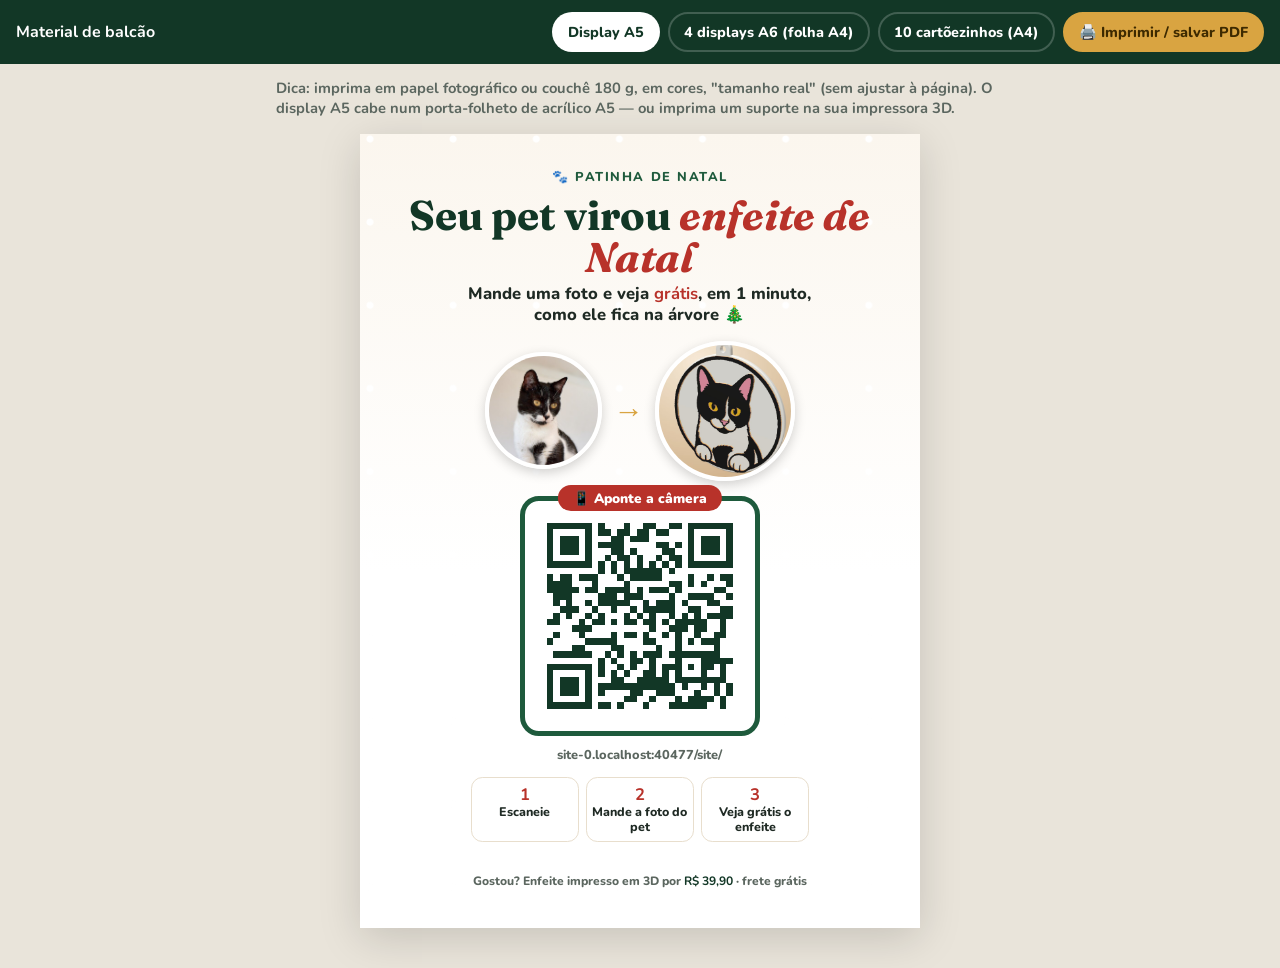
<file: site/material.html>
<!doctype html>
<html lang="pt-BR">
<head>
  <meta charset="utf-8">
  <meta name="viewport" content="width=device-width, initial-scale=1">
  <title>Material de balcão — Patinha de Natal</title>
  <meta name="robots" content="noindex, nofollow">
  <link rel="icon" href="img/favicon.svg" type="image/svg+xml">
  <link rel="preconnect" href="https://fonts.googleapis.com">
  <link rel="preconnect" href="https://fonts.gstatic.com" crossorigin>
  <link href="https://fonts.googleapis.com/css2?family=Fraunces:ital,opsz,wght@0,9..144,700;1,9..144,700&family=Nunito:wght@700;800;900&display=swap" rel="stylesheet">
  <style>
    :root { --pine: #1e5a3c; --pine-deep: #123726; --berry: #b8322a; --gold: #d9a441; --cream: #fbf6ee; --ink: #1f2a24; --muted: #5b665f; }
    * { box-sizing: border-box; }
    body { margin: 0; background: #e9e4da; color: var(--ink); font-family: "Nunito", system-ui, sans-serif; -webkit-print-color-adjust: exact; print-color-adjust: exact; }
    .bar { position: sticky; top: 0; z-index: 2; background: var(--pine-deep); color: #fff; padding: 12px 16px; display: flex; flex-wrap: wrap; gap: 8px; align-items: center; }
    .bar b { margin-right: auto; font-size: 1rem; }
    .bar button { border: 2px solid #fff3; background: transparent; color: #fff; border-radius: 999px; padding: 8px 14px; font: 800 .9rem "Nunito", sans-serif; cursor: pointer; }
    .bar button.on { background: #fff; color: var(--pine-deep); }
    .bar .print { background: var(--gold); color: #3d2a00; border-color: var(--gold); }
    .tip { max-width: 760px; margin: 14px auto 0; padding: 0 16px; color: var(--muted); font-weight: 700; font-size: .92rem; }
    .sheet { margin: 16px auto 40px; background: #fff; box-shadow: 0 10px 40px rgba(0,0,0,.15); overflow: hidden; }
    .a5 .sheet { width: 148mm; height: 210mm; }
    .a4 .sheet { width: 210mm; height: 297mm; display: grid; }
    .a6x4 .sheet { grid-template-columns: 1fr 1fr; grid-template-rows: 1fr 1fr; }
    .cards .sheet { grid-template-columns: 1fr 1fr; grid-template-rows: repeat(5, 1fr); padding: 13.5mm 15mm; gap: 0; }
    @media screen and (max-width: 820px) { .sheet { zoom: .5; } }
    @media screen and (max-width: 420px) { .sheet { zoom: .42; } }

    /* painel (display / A6) */
    .panel { position: relative; width: 100%; height: 100%; padding: 9mm 9mm 7mm; display: flex; flex-direction: column; align-items: center; text-align: center; background:
      radial-gradient(circle at 12% 6%, #fff 0 3px, transparent 4px) 0 0 / 22mm 22mm, linear-gradient(180deg, #fbf6ee, #fff 55%); border: .3mm dashed #d9cdb8; }
    .a5 .panel { border: 0; }
    .panel .brand { font: 800 3.4mm "Nunito"; color: var(--pine); letter-spacing: .12em; text-transform: uppercase; }
    .panel h1 { margin: 2mm 0 1.5mm; font: 700 11mm/1.02 "Fraunces", Georgia, serif; color: var(--pine-deep); }
    .panel h1 em { color: var(--berry); font-style: italic; }
    .panel .sub { margin: 0 0 4mm; font: 800 4.4mm/1.25 "Nunito"; color: var(--ink); }
    .panel .sub b { color: var(--berry); }
    .ex { display: flex; align-items: center; justify-content: center; gap: 3mm; margin-bottom: 4mm; }
    .ex img { width: 31mm; height: 31mm; object-fit: cover; border-radius: 50%; border: 1.2mm solid #fff; box-shadow: 0 1mm 3mm rgba(0,0,0,.18); }
    .ex img.orn { width: 37mm; height: 37mm; }
    .ex span { font: 900 8mm "Nunito"; color: var(--gold); }
    .qrbox { background: #fff; border: 1.4mm solid var(--pine); border-radius: 5mm; padding: 2.5mm; position: relative; }
    .qrbox svg { display: block; width: 56mm; height: 56mm; }
    .qrbox::before { content: "📱 Aponte a câmera"; position: absolute; top: -4.2mm; left: 50%; transform: translateX(-50%); background: var(--berry); color: #fff; font: 900 3.6mm "Nunito"; padding: 1mm 4mm; border-radius: 99mm; white-space: nowrap; }
    .url { margin: 2.5mm 0 0; font: 800 3.4mm "Nunito"; color: var(--muted); word-break: break-all; }
    .steps { display: flex; gap: 2mm; margin: 3.5mm 0 0; font: 800 3.3mm/1.2 "Nunito"; }
    .steps div { flex: 1; background: #fff; border: .3mm solid #e8decd; border-radius: 3mm; padding: 1.8mm 1.4mm; }
    .steps b { display: block; color: var(--berry); font-size: 4.4mm; }
    .foot { margin-top: auto; font: 800 3.2mm "Nunito"; color: var(--muted); }
    .foot b { color: var(--pine-deep); }

    /* A6: tudo um pouco menor */
    .a6x4 .panel { padding: 5mm 5mm 4mm; }
    .a6x4 .panel h1 { font-size: 7.2mm; margin: 1.2mm 0 1mm; }
    .a6x4 .panel .sub { font-size: 3.2mm; margin-bottom: 2.4mm; }
    .a6x4 .ex img { width: 19mm; height: 19mm; border-width: .8mm; }
    .a6x4 .ex img.orn { width: 23mm; height: 23mm; }
    .a6x4 .ex span { font-size: 5mm; }
    .a6x4 .ex { margin-bottom: 3.2mm; }
    .a6x4 .qrbox svg { width: 38mm; height: 38mm; }
    .a6x4 .qrbox::before { font-size: 2.8mm; top: -3.4mm; }
    .a6x4 .steps, .a6x4 .url { display: none; }
    .a6x4 .panel .brand { font-size: 2.6mm; }
    .a6x4 .foot { font-size: 2.6mm; }

    /* cartãozinho (cartão de visita 9 x 5 cm, 10 por folha) */
    .cardv { display: grid; grid-template-columns: 1fr 26mm; gap: 2.5mm; align-items: center; padding: 3.5mm 4mm; border: .25mm dashed #cfc3ad; background: linear-gradient(135deg, #fbf6ee, #fff); }
    .cardv h2 { margin: 0 0 1mm; font: 700 4.6mm/1.05 "Fraunces", Georgia, serif; color: var(--pine-deep); }
    .cardv h2 em { color: var(--berry); }
    .cardv p { margin: 0; font: 800 2.7mm/1.3 "Nunito"; }
    .cardv p b { color: var(--berry); }
    .cardv small { display: block; margin-top: 1.2mm; font: 800 2.3mm "Nunito"; color: var(--muted); }
    .cardv svg { width: 26mm; height: 26mm; display: block; }

    @media print {
      body { background: #fff; }
      .bar, .tip { display: none; }
      .sheet { margin: 0; box-shadow: none; zoom: 1 !important; }
    }
  </style>
  <style id="page-size">@page { size: A5; margin: 0; }</style>
</head>
<body class="a5">
  <div class="bar">
    <b id="title">Material de balcão</b>
    <button type="button" data-fmt="a5" class="on">Display A5</button>
    <button type="button" data-fmt="a6x4">4 displays A6 (folha A4)</button>
    <button type="button" data-fmt="cards">10 cartõezinhos (A4)</button>
    <button type="button" class="print" onclick="print()">🖨️ Imprimir / salvar PDF</button>
  </div>
  <p class="tip" id="tip">Dica: imprima em papel fotográfico ou couchê 180 g, em cores, "tamanho real" (sem ajustar à página). O display A5 cabe num porta-folheto de acrílico A5 — ou imprima um suporte na sua impressora 3D.</p>
  <div id="out"></div>

  <script src="js/config.js"></script>
  <script src="js/api.js?v=16"></script>
  <script src="js/vendor/qrcode.js?v=16"></script>
  <script>
  (function () {
    const q = new URLSearchParams(location.search);
    const code = (q.get("c") || "").toUpperCase().replace(/[^A-Z0-9]/g, "").slice(0, 12);
    const store = (q.get("n") || "").slice(0, 80);
    const base = location.href.split(/[?#]/)[0].replace(/[^/]*$/, "");
    const link = base + (code ? "?p=" + code : "");
    const shortLink = link.replace(/^https?:\/\//, "").replace(/\/\?/, "/?");
    let price = "R$ 39,90";
    const freeShip = { v: true };
    let pickupHere = false;
    document.getElementById("title").textContent = "Material de balcão" + (store ? " — " + store : "");

    // QR em SVG (nítido em qualquer tamanho de impressão)
    function qrSvg(text) {
      const qr = qrcode(0, "M");
      qr.addData(text);
      qr.make();
      const n = qr.getModuleCount(), m = 2, size = n + m * 2;
      let d = "";
      for (let r = 0; r < n; r++) for (let c = 0; c < n; c++) if (qr.isDark(r, c)) d += `M${c + m} ${r + m}h1v1h-1z`;
      return `<svg xmlns="http://www.w3.org/2000/svg" viewBox="0 0 ${size} ${size}" shape-rendering="crispEdges" role="img" aria-label="QR Code"><rect width="${size}" height="${size}" fill="#fff"/><path d="${d}" fill="#123726"/></svg>`;
    }
    const esc = (s) => String(s).replace(/[&<>"']/g, (ch) => ({ "&": "&amp;", "<": "&lt;", ">": "&gt;", '"': "&quot;", "'": "&#39;" }[ch]));

    function panel(svg) {
      return `<div class="panel">
        <div class="brand">🐾 Patinha de Natal</div>
        <h1>Seu pet virou <em>enfeite de Natal</em></h1>
        <p class="sub">Mande uma foto e veja <b>grátis</b>, em 1 minuto,<br>como ele fica na árvore 🎄</p>
        <div class="ex"><img src="img/exemplo-4-foto.jpg" alt=""><span>→</span><img class="orn" src="img/galeria-1.jpg" alt=""></div>
        <div class="qrbox">${svg}</div>
        <p class="url">${esc(shortLink)}</p>
        <div class="steps"><div><b>1</b>Escaneie</div><div><b>2</b>Mande a foto do pet</div><div><b>3</b>Veja grátis o enfeite</div></div>
        <p class="foot">Gostou? Enfeite impresso em 3D por <b class="js-price">${price}</b>${pickupHere ? " · <b>retire aqui, sem frete</b>" : freeShip.v ? " · frete grátis" : ""}${store ? "<br>Indicado por <b>" + esc(store) + "</b>" : ""}</p>
      </div>`;
    }
    function cardv(svg) {
      return `<div class="cardv"><div>
        <h2>Seu pet virou <em>enfeite de Natal</em> 🎄</h2>
        <p>Aponte a câmera, mande a foto do pet e veja <b>grátis</b> como fica.</p>
        <small>Enfeite 3D por <span class="js-price">${price}</span>${pickupHere ? " · retire aqui" : ""}${store ? " · " + esc(store) : ""}</small>
      </div>${svg}</div>`;
    }

    let fmt = "a5";
    function render() {
      const svg = qrSvg(link);
      document.body.className = fmt === "a5" ? "a5" : "a4 " + fmt;
      document.getElementById("page-size").textContent = `@page { size: ${fmt === "a5" ? "A5" : "A4"}; margin: 0; }`;
      const out = document.getElementById("out");
      if (fmt === "a5") out.innerHTML = `<div class="sheet">${panel(svg)}</div>`;
      else if (fmt === "a6x4") out.innerHTML = `<div class="sheet">${panel(svg).repeat(4)}</div>`;
      else out.innerHTML = `<div class="sheet">${cardv(svg).repeat(10)}</div>`;
      document.querySelectorAll("[data-fmt]").forEach((b) => b.classList.toggle("on", b.dataset.fmt === fmt));
    }
    document.querySelectorAll("[data-fmt]").forEach((b) => b.addEventListener("click", () => { fmt = b.dataset.fmt; render(); }));
    render();

    // preço e frete atuais da loja
    // preço de balcão da loja (quem vem pelo QR e retira na loja)
    Promise.all([PN.ready, code ? PN.api("partner-hit", { code, count: false }).catch(() => ({})) : {}]).then(([c, info]) => {
      if (c) freeShip.v = c.shipping_mode === "incluso" || c.shipping_mode === "gratis_ate";
      if (info && info.price_cents) { price = PN.money(info.price_cents); pickupHere = !!info.pickup; }
      else if (c) price = PN.money(c.price_cents);
      render();
    });
  })();
  </script>
</body>
</html>
</file>
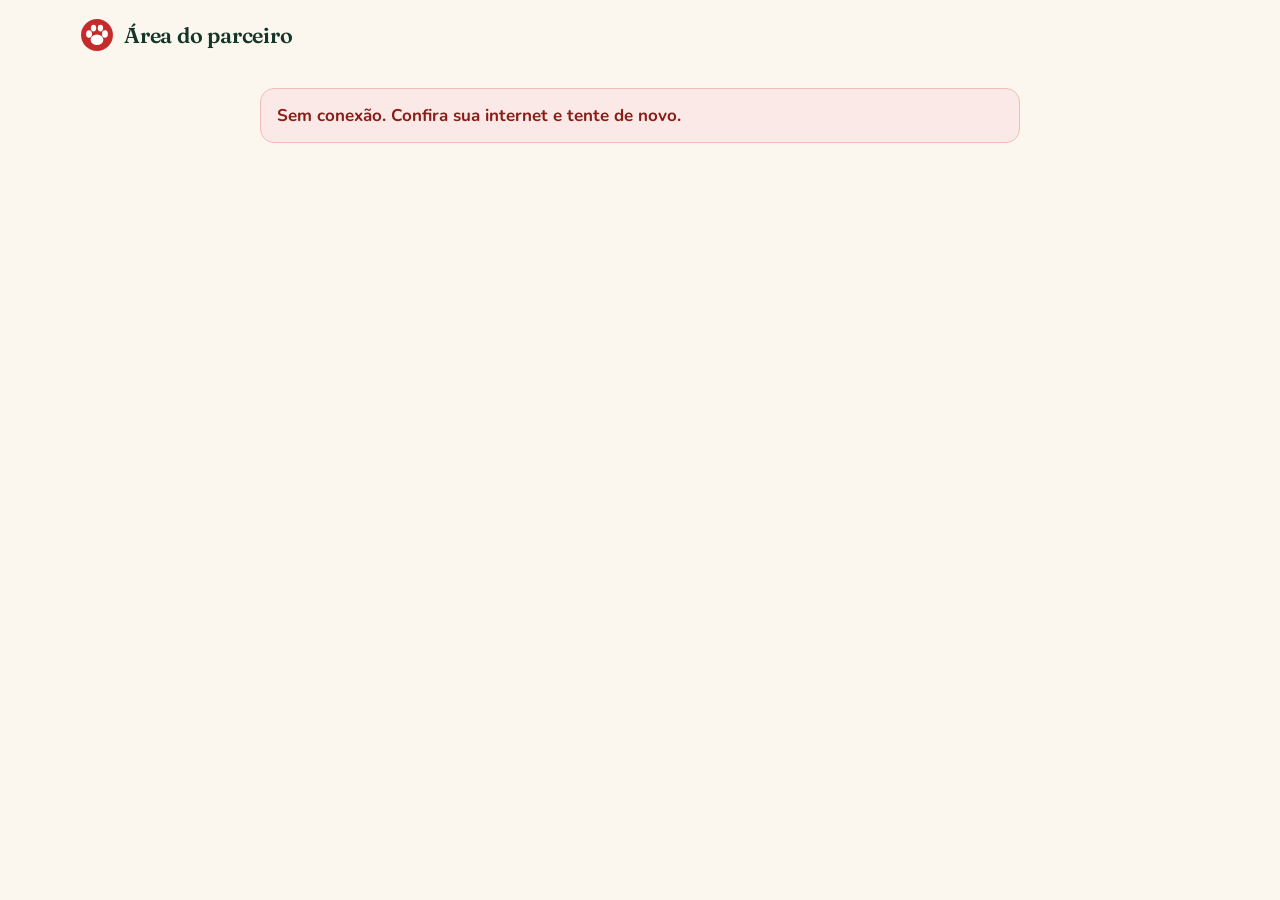
<file: site/parceiro.html>
<!doctype html>
<html lang="pt-BR">
<head>
  <meta charset="utf-8">
  <meta name="viewport" content="width=device-width, initial-scale=1">
  <title>Área do parceiro — Patinha de Natal</title>
  <meta name="robots" content="noindex, nofollow">
  <meta name="referrer" content="no-referrer">
  <link rel="icon" href="img/favicon.svg" type="image/svg+xml">
  <link rel="preconnect" href="https://fonts.googleapis.com">
  <link rel="preconnect" href="https://fonts.gstatic.com" crossorigin>
  <link href="https://fonts.googleapis.com/css2?family=Fraunces:opsz,wght@9..144,600&family=Nunito:wght@600;700;800;900&display=swap" rel="stylesheet">
  <link rel="stylesheet" href="css/style.css?v=16">
  <style>
    body { font-size: 17px; }
    .pp { width: min(760px, 100% - 32px); margin: 18px auto 70px; display: grid; gap: 16px; }
    #view { display: grid; gap: 16px; }
    #view > section:not(.card) { padding: 0; }
    .pp h1 { font: 700 clamp(1.6rem, 6vw, 2.2rem)/1.1 var(--font-title); margin: 0; color: var(--pine-deep); }
    .pp .lead { margin: 6px 0 0; color: var(--muted); font-weight: 700; }
    .big { display: grid; grid-template-columns: 1fr 1fr; gap: 10px; }
    .big div { background: var(--surface); border: 2px solid var(--line); border-radius: 18px; padding: 14px; }
    .big b { display: block; font: 800 1.6rem/1.1 var(--font-title); color: var(--pine-deep); }
    .big span { color: var(--muted); font-weight: 800; font-size: .9rem; }
    .big .hl { grid-column: 1 / -1; background: var(--pine); border-color: var(--pine); color: #fff; }
    .big .hl b { color: #fff; font-size: 2.2rem; }
    .big .hl span { color: #e3efe6; }
    @media (min-width: 640px) { .big { grid-template-columns: repeat(4, 1fr); } .big .hl { grid-column: span 2; } }
    .actions { display: grid; gap: 10px; }
    @media (min-width: 640px) { .actions { grid-template-columns: 1fr 1fr; } }
    table { width: 100%; border-collapse: collapse; font-size: .95rem; }
    th, td { text-align: left; padding: 8px 6px; border-top: 1px solid var(--line); }
    th { color: var(--muted); font-size: .85rem; }
    .how li { margin-bottom: 6px; }
    .ok { color: var(--pine); font-weight: 800; }
    .pk { display: grid; grid-template-columns: 1fr auto; gap: 4px 10px; align-items: center; padding: 12px 0; border-top: 1px solid var(--line); }
    .pk b { font-size: 1.05rem; }
    .pk small { color: var(--muted); font-weight: 700; display: block; }
    .pk .st { font-weight: 900; font-size: .85rem; border-radius: 99px; padding: 3px 10px; background: var(--line); white-space: nowrap; }
    .pk .st.pronto { background: var(--pine); color: #fff; }
    .pk .st.feito { background: var(--pine-soft); color: var(--pine-deep); }
    .pk button { grid-column: 1 / -1; }
    .off { color: var(--berry); font-weight: 800; }
  </style>
</head>
<body>
  <header class="topbar">
    <div class="wrap">
      <a class="brand" href="index.html"><img src="img/favicon.svg" alt="" width="34" height="34"><span>Área do parceiro</span></a>
    </div>
  </header>

  <main class="pp">
    <div class="alert info" id="loading">Carregando…</div>
    <div class="alert error" id="error" hidden role="alert"></div>

    <div id="view" hidden>
      <section>
        <h1 id="p-name"></h1>
        <p class="lead" id="p-lead"></p>
      </section>

      <section class="big" id="nums" aria-label="Resultados"></section>

      <section class="card" id="pickup-card" hidden>
        <h2 style="font-size:1.3rem;margin-top:0">🏪 Pedidos para retirar aqui</h2>
        <p class="muted" style="margin-top:0" id="pickup-info"></p>
        <div id="pickups"></div>
      </section>

      <section class="card">
        <h2 style="font-size:1.3rem;margin-top:0">Seu QR Code e link</h2>
        <p class="muted" style="margin-top:0">Quem escaneia o QR do balcão (ou entra pelo link) fica marcado como cliente de vocês por 30 dias. Pode postar o link no Instagram e no WhatsApp da loja também.</p>
        <code class="copy" id="p-link" style="display:block;background:var(--cream);border:2px dashed var(--line);border-radius:12px;padding:10px 12px;overflow-wrap:anywhere"></code>
        <div class="actions" style="margin-top:12px">
          <button class="btn green" type="button" id="copy-link">📋 Copiar link</button>
          <a class="btn ghost" id="material" target="_blank" rel="noopener">🖨️ Material para imprimir</a>
        </div>
      </section>

      <section class="card">
        <h2 style="font-size:1.3rem;margin-top:0">Vendas</h2>
        <div id="sales"></div>
      </section>

      <section class="card">
        <h2 style="font-size:1.3rem;margin-top:0">Pix de comissão recebidos</h2>
        <div id="payouts"></div>
      </section>

      <details class="card how">
        <summary><b>Como funciona</b></summary>
        <ul>
          <li>O cliente cria a arte do pet de graça. Vocês ganham comissão só quando ele <b>paga</b> o pedido.</li>
          <li id="how-pct"></li>
          <li>Se um pedido for cancelado ou reembolsado, a comissão dele sai da conta.</li>
          <li>A comissão do mês é paga por Pix até o dia 10 do mês seguinte.</li>
          <li>"Testes" são pessoas que vieram por vocês e começaram a criar a arte; "visitas" são quem abriu o site pelo QR ou link.</li>
        </ul>
      </details>

      <a class="btn ghost block" id="wa" target="_blank" rel="noopener" hidden>💬 Falar com a Patinha de Natal</a>
    </div>
  </main>

  <script src="js/config.js"></script>
  <script src="js/api.js?v=16"></script>
  <script>
  (function () {
    const $ = (s) => document.querySelector(s);
    const k = new URLSearchParams(location.search).get("k") || "";
    const money = (c) => PN.money(c || 0);
    const date = (iso) => iso ? new Date(iso).toLocaleDateString("pt-BR") : "—";
    const base = location.href.split(/[?#]/)[0].replace(/[^/]*$/, "");

    function el(tag, text, cls) { const n = document.createElement(tag); if (text !== undefined) n.textContent = text; if (cls) n.className = cls; return n; }
    function table(head, rows) {
      const t = el("table");
      const h = el("tr"); head.forEach((x) => h.append(el("th", x))); t.append(h);
      rows.forEach((r) => { const tr = el("tr"); r.forEach((x) => tr.append(x instanceof Node ? x : el("td", x))); t.append(tr); });
      return t;
    }

    const STATUS = { aguardando: ["Em produção", ""], producao: ["Em produção", ""], enviado: ["Pronto — aguardando o cliente", "pronto"], entregue: ["Retirado ✓", "feito"] };
    function renderPickups(d) {
      const p = d.partner;
      $("#pickup-card").hidden = !p.pickup;
      if (!p.pickup) return;
      $("#pickup-info").textContent = `Os clientes retiram aqui: ${p.address}${p.hours ? " (" + p.hours + ")" : ""}. Quando estiver pronto, a gente traz e avisa o cliente pelo WhatsApp. Na retirada, confira o nº do pedido e o nome e toque em "Retirado".`;
      const list = d.pickups || [];
      $("#pickups").replaceChildren(...(list.length ? list.map((o) => {
        const row = el("div", undefined, "pk");
        const info = el("div");
        info.append(el("b", `${o.order} · ${o.customer}`), el("small", `${o.ornaments} enfeite${o.ornaments > 1 ? "s" : ""}${o.pet_name ? " · pet: " + o.pet_name : ""} · pago em ${date(o.paid_at)}`));
        const [label, cls] = STATUS[o.status] || [o.status, ""];
        row.append(info, el("span", label, "st " + cls));
        if (o.status === "enviado") {
          const b = el("button", "✅ Retirado pelo cliente", "btn ghost");
          b.type = "button";
          b.addEventListener("click", async () => {
            if (!confirm(`Confirmar que ${o.customer} retirou o pedido ${o.order}?`)) return;
            b.disabled = true;
            try { const nd = await PN.api("partner-delivered", { k, order: o.id }); renderPickups(nd); }
            catch (err) { alert(err.message); b.disabled = false; }
          });
          row.append(b);
        }
        return row;
      }) : [el("p", "Nenhum pedido para retirar no momento.", "muted")]));
    }

    PN.api("partner-view", { k }).then((d) => {
      const p = d.partner, s = d.stats;
      renderPickups(d);
      $("#loading").hidden = true;
      $("#view").hidden = false;
      document.title = p.name + " — Patinha de Natal";
      $("#p-name").textContent = "Olá, " + p.name + " 🐾";
      $("#p-lead").textContent = p.active
        ? `Parceria ativa · ${String(p.commission_pct).replace(".", ",")}% de comissão sobre os enfeites vendidos`
        : "Parceria pausada no momento — o link não está contando novas vendas.";
      const pct = String(p.commission_pct).replace(".", ",");
      $("#how-pct").textContent = `A comissão é de ${pct}% do valor dos enfeites (sem o frete). Ex.: 1 enfeite de ${money(d.price_cents)} = ${money(Math.round(d.price_cents * p.commission_pct / 100))} para vocês.`;

      const box = (v, l, cls) => { const n = el("div", undefined, cls); n.append(el("b", String(v)), el("span", l)); return n; };
      $("#nums").replaceChildren(
        box(money(Math.max(0, s.balance_cents)), "a receber", "hl"),
        box(money(s.month_earned_cents), "comissão este mês"),
        box(money(s.paid_out_cents), "já recebido"),
        box(p.hits || 0, "visitas pelo QR/link"),
        box(s.tests, "testes iniciados"),
        box(s.sales, "vendas pagas"),
        box(s.ornaments, "enfeites vendidos"),
      );

      const link = base + "?p=" + p.code;
      $("#p-link").textContent = link;
      $("#copy-link").addEventListener("click", async (e) => {
        try { await navigator.clipboard.writeText(link); e.target.textContent = "✓ Copiado"; } catch (_) { prompt("Copie o link:", link); }
      });
      $("#material").href = "material.html?c=" + encodeURIComponent(p.code) + "&n=" + encodeURIComponent(p.name);

      $("#sales").replaceChildren(s.sales_list.length
        ? table(["Pedido", "Data", "Enfeites", "Comissão"], s.sales_list.map((r) => [r.order, date(r.paid_at), String(r.ornaments),
            el("td", r.status === "pago" ? money(r.commission_cents) : "estornado", r.status === "pago" ? "ok" : "off")]))
        : el("p", "Ainda não teve venda. Deixe o QR bem à vista no caixa e comente com os clientes: \"Já viu seu pet como enfeite de Natal? É grátis para testar!\"", "muted"));
      $("#payouts").replaceChildren(s.payouts.length
        ? table(["Data", "Valor", "Obs."], s.payouts.map((r) => [date(r.paid_at), money(r.amount_cents), r.note || ""]))
        : el("p", "Nenhum Pix ainda.", "muted"));

      if (d.whatsapp) {
        $("#wa").href = "https://wa.me/" + d.whatsapp + "?text=" + encodeURIComponent("Oi! Sou da " + p.name + " (parceiro " + p.code + ").");
        $("#wa").hidden = false;
      }
    }).catch((err) => {
      $("#loading").hidden = true;
      $("#error").textContent = err.message;
      $("#error").hidden = false;
    });
  })();
  </script>
</body>
</html>
</file>
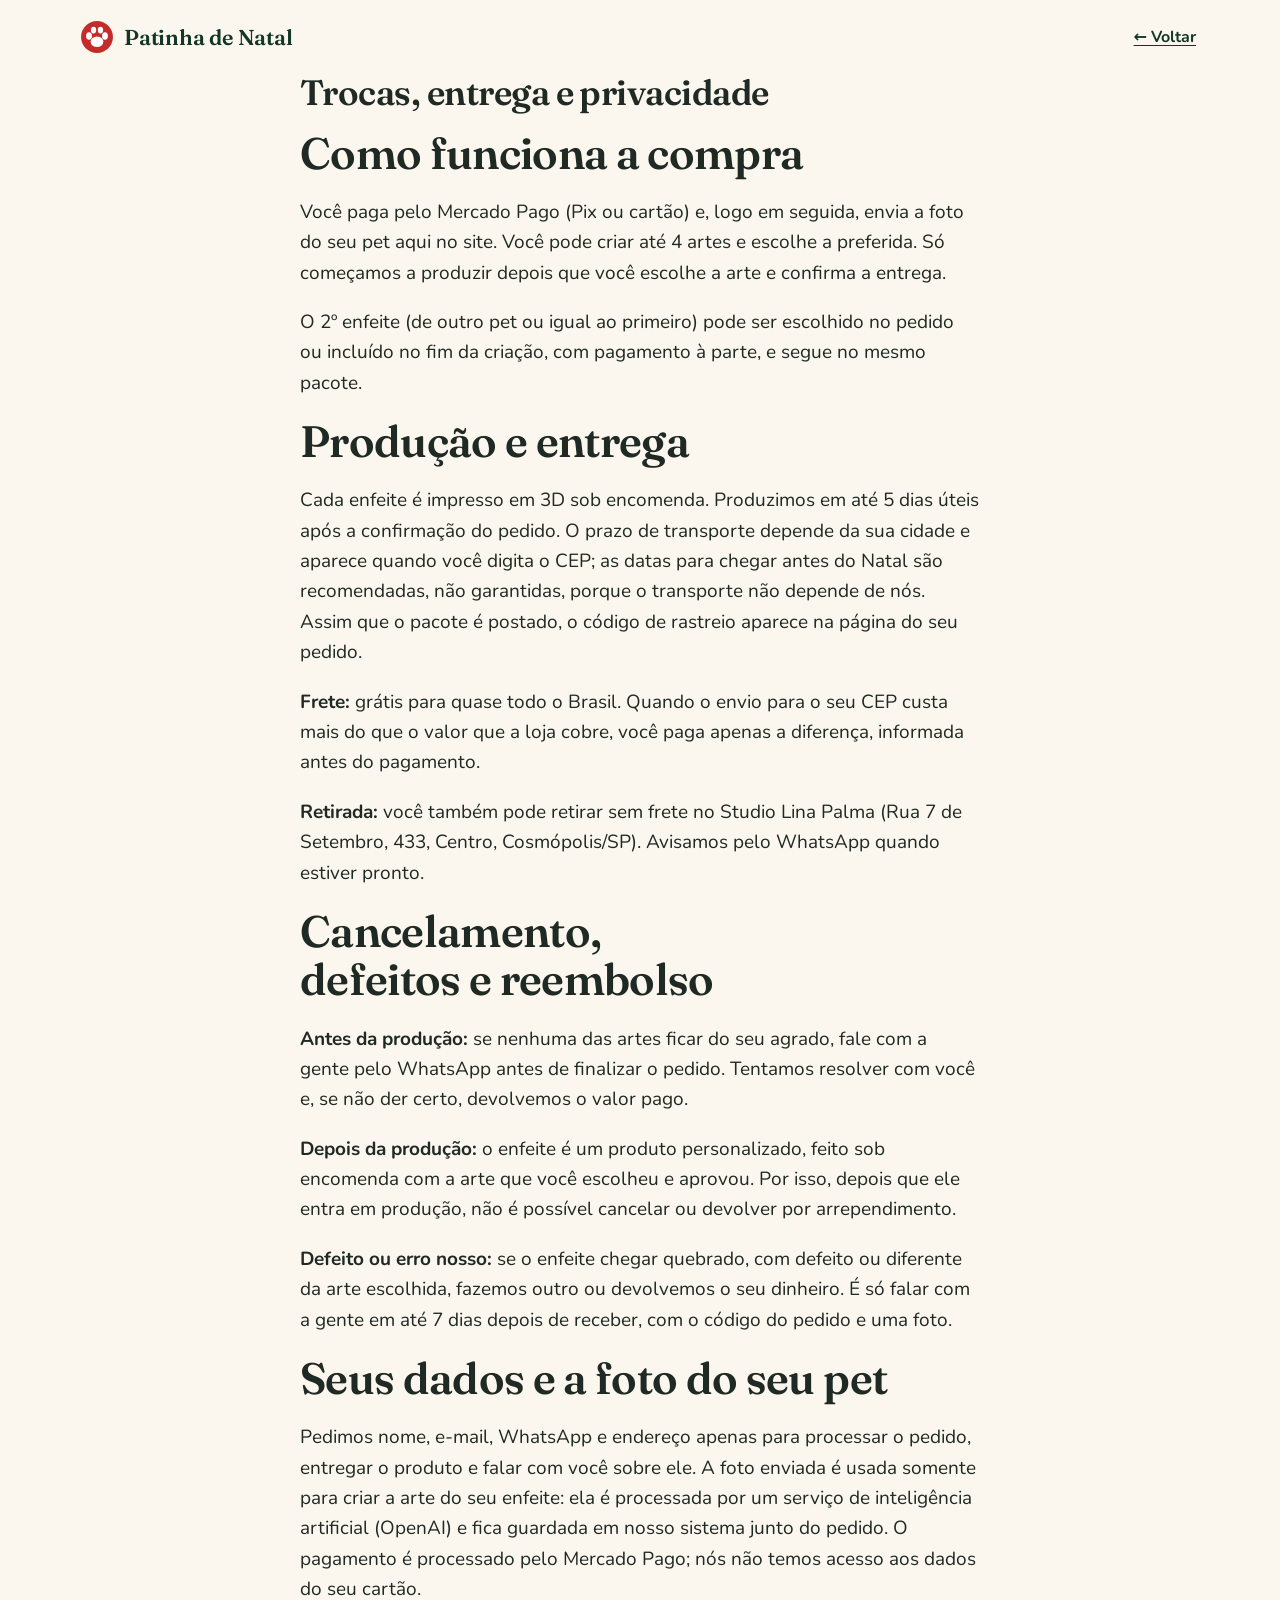
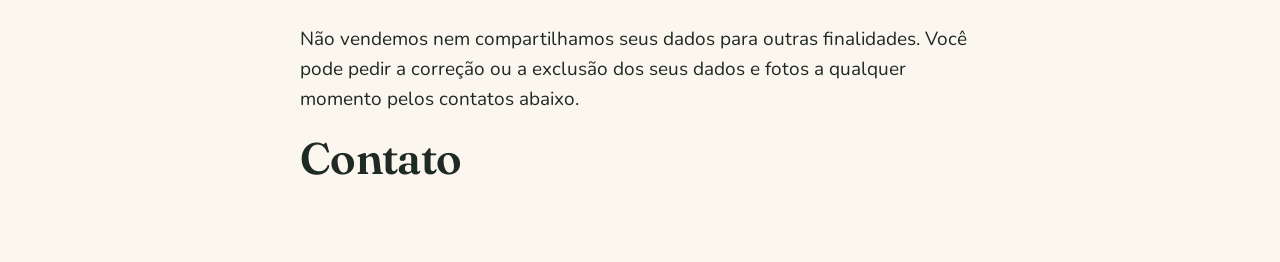
<file: site/politicas.html>
<!doctype html>
<html lang="pt-BR">
<head>
  <meta charset="utf-8">
  <meta name="viewport" content="width=device-width, initial-scale=1">
  <title>Trocas, entrega e privacidade — Patinha de Natal</title>
  <link rel="icon" href="img/favicon.svg" type="image/svg+xml">
  <link rel="preconnect" href="https://fonts.googleapis.com">
  <link rel="preconnect" href="https://fonts.gstatic.com" crossorigin>
  <link href="https://fonts.googleapis.com/css2?family=Fraunces:opsz,wght@9..144,600&family=Nunito:wght@600;700;800&display=swap" rel="stylesheet">
  <link rel="stylesheet" href="css/style.css?v=16">
</head>
<body>
  <header class="topbar">
    <div class="wrap">
      <a class="brand" href="index.html"><img src="img/favicon.svg" alt="" width="38" height="38"><span data-marca>Patinha de Natal</span></a>
      <a class="linklike" href="index.html">← Voltar</a>
    </div>
  </header>
  <main class="narrow" style="padding-bottom:60px">
    <h1 style="font-size:2.2rem">Trocas, entrega e privacidade</h1>

    <h2>Como funciona a compra</h2>
    <p>Você paga pelo Mercado Pago (Pix ou cartão) e, logo em seguida, envia a foto do seu pet aqui no site. Você pode criar até <span data-credits>4</span> artes e escolhe a preferida. Só começamos a produzir depois que você escolhe a arte e confirma a entrega.</p>
    <p>O 2º enfeite (de outro pet ou igual ao primeiro) pode ser escolhido no pedido ou incluído no fim da criação, com pagamento à parte, e segue no mesmo pacote.</p>

    <h2>Produção e entrega</h2>
    <p>Cada enfeite é impresso em 3D sob encomenda. Produzimos em até <span data-prazo>5 dias úteis</span> após a confirmação do pedido. O prazo de transporte depende da sua cidade e aparece quando você digita o CEP; as datas para chegar antes do Natal são recomendadas, não garantidas, porque o transporte não depende de nós. Assim que o pacote é postado, o código de rastreio aparece na página do seu pedido.</p>
    <p><strong>Frete:</strong> grátis para quase todo o Brasil. Quando o envio para o seu CEP custa mais do que o valor que a loja cobre, você paga apenas a diferença, informada antes do pagamento.</p>
    <p><strong>Retirada:</strong> você também pode retirar sem frete no Studio Lina Palma (Rua 7 de Setembro, 433, Centro, Cosmópolis/SP). Avisamos pelo WhatsApp quando estiver pronto.</p>

    <h2>Cancelamento, defeitos e reembolso</h2>
    <p><strong>Antes da produção:</strong> se nenhuma das artes ficar do seu agrado, fale com a gente pelo WhatsApp antes de finalizar o pedido. Tentamos resolver com você e, se não der certo, devolvemos o valor pago.</p>
    <p><strong>Depois da produção:</strong> o enfeite é um produto personalizado, feito sob encomenda com a arte que você escolheu e aprovou. Por isso, depois que ele entra em produção, não é possível cancelar ou devolver por arrependimento.</p>
    <p><strong>Defeito ou erro nosso:</strong> se o enfeite chegar quebrado, com defeito ou diferente da arte escolhida, fazemos outro ou devolvemos o seu dinheiro. É só falar com a gente em até 7 dias depois de receber, com o código do pedido e uma foto.</p>

    <h2>Seus dados e a foto do seu pet</h2>
    <p>Pedimos nome, e-mail, WhatsApp e endereço apenas para processar o pedido, entregar o produto e falar com você sobre ele. A foto enviada é usada somente para criar a arte do seu enfeite: ela é processada por um serviço de inteligência artificial (OpenAI) e fica guardada em nosso sistema junto do pedido. O pagamento é processado pelo Mercado Pago; nós não temos acesso aos dados do seu cartão.</p>
    <p>Não vendemos nem compartilhamos seus dados para outras finalidades. Você pode pedir a correção ou a exclusão dos seus dados e fotos a qualquer momento pelos contatos abaixo.</p>

    <h2>Contato</h2>
    <p data-legal></p>
    <p><a class="btn green" data-whatsapp="Olá! Tenho uma dúvida sobre o meu pedido." hidden target="_blank" rel="noopener">Falar no WhatsApp</a></p>
  </main>
  <script src="js/config.js"></script>
  <script src="js/api.js?v=16"></script>
</body>
</html>
</file>
<file: site/css/style.css>
/* Patinha de Natal — estilos
   Princípios: letra grande e legível, um assunto por bloco, muito respiro,
   alinhamentos firmes. Pensado para funcionar bem até para quem tem pouca prática com celular. */

:root {
  --bg: #fbf6ee;
  --surface: #ffffff;
  --ink: #1f2a24;
  --muted: #5b665f;
  --pine: #1e5a3c;
  --pine-deep: #123726;
  --pine-soft: #e3efe6;
  --berry: #b8322a;
  --berry-deep: #8e2420;
  --gold: #d9a441;
  --gold-soft: #fbf0d9;
  --line: #e8decd;
  --radius: 20px;
  --radius-lg: 28px;
  --shadow: 0 1px 2px rgba(31, 42, 36, 0.06), 0 12px 32px rgba(31, 42, 36, 0.08);
  --shadow-lg: 0 2px 4px rgba(31, 42, 36, 0.06), 0 24px 60px rgba(31, 42, 36, 0.14);
  --font-title: "Fraunces", Georgia, "Times New Roman", serif;
  --font-body: "Nunito", system-ui, -apple-system, "Segoe UI", Roboto, sans-serif;
  --gutter: 20px;
  --section: clamp(56px, 9vw, 104px);

  /* nomes antigos, ainda usados por algumas telas */
  --cream: var(--bg);
  --paper: var(--surface);
  --green: var(--pine);
  --green-dark: var(--pine-deep);
  --green-soft: var(--pine-soft);
  --red: var(--berry);
  --red-dark: var(--berry-deep);
}

* { box-sizing: border-box; }
html { scroll-behavior: smooth; -webkit-text-size-adjust: 100%; }
body {
  margin: 0;
  background: var(--bg);
  color: var(--ink);
  font-family: var(--font-body);
  font-size: 18px;
  line-height: 1.6;
  -webkit-font-smoothing: antialiased;
}
img, canvas { max-width: 100%; display: block; }
h1, h2, h3 { font-family: var(--font-title); font-weight: 600; line-height: 1.1; margin: 0 0 0.45em; text-wrap: balance; letter-spacing: -0.015em; }
h1 { font-size: clamp(2.4rem, 7.2vw, 4rem); }
h2 { font-size: clamp(1.9rem, 4.8vw, 2.75rem); }
h3 { font-size: 1.3rem; font-weight: 600; letter-spacing: -0.005em; }
p { margin: 0 0 1em; }
a { color: var(--pine); text-underline-offset: 3px; }
[hidden] { display: none !important; }
::selection { background: var(--gold-soft); }

.wrap { width: min(1120px, 100% - 2 * var(--gutter)); margin-inline: auto; }
.narrow { width: min(680px, 100% - 2 * var(--gutter)); margin-inline: auto; }
.center { text-align: center; }
.muted { color: var(--muted); }
.small { font-size: 0.9rem; }
.eyebrow {
  display: inline-flex; align-items: center; gap: 8px; margin: 0 0 14px;
  font: 800 0.82rem/1 var(--font-body); letter-spacing: 0.12em; text-transform: uppercase; color: var(--pine);
}
.eyebrow::before { content: ""; width: 22px; height: 2px; background: var(--berry); border-radius: 2px; }

/* ── botões ── */
.btn {
  display: inline-flex; align-items: center; justify-content: center; gap: 10px;
  min-height: 62px; padding: 14px 30px;
  border: 0; border-radius: 999px; cursor: pointer;
  font: 800 1.16rem/1.2 var(--font-body); text-decoration: none; text-align: center;
  background: var(--berry); color: #fff;
  box-shadow: 0 5px 0 var(--berry-deep), 0 14px 26px rgba(184, 50, 42, 0.22);
  transition: transform 0.08s ease, box-shadow 0.08s ease, background 0.15s;
}
.btn:hover { background: #c63a31; }
.btn:active { transform: translateY(4px); box-shadow: 0 1px 0 var(--berry-deep); }
:is(.btn, .field input, .field select, .field textarea, .linklike, .chip, .species button, .stage-steps button, summary):focus-visible {
  outline: 4px solid var(--gold); outline-offset: 3px;
}
.btn.block { display: flex; width: 100%; }
.btn.green { background: var(--pine); box-shadow: 0 5px 0 var(--pine-deep), 0 14px 26px rgba(30, 90, 60, 0.2); }
.btn.green:hover { background: #236845; }
.btn.green:active { box-shadow: 0 1px 0 var(--pine-deep); }
.btn.ghost { background: var(--surface); color: var(--pine-deep); box-shadow: inset 0 0 0 2px var(--pine), 0 3px 0 rgba(18, 55, 38, 0.15); }
.btn.ghost:hover { background: var(--pine-soft); }
.btn.sm { min-height: 50px; padding: 10px 20px; font-size: 1.02rem; }
.btn[disabled] { opacity: 0.5; cursor: not-allowed; }
.linklike {
  background: none; border: 0; padding: 8px 4px; cursor: pointer;
  font: 700 1rem var(--font-body); color: var(--pine-deep); text-decoration: underline; text-underline-offset: 3px;
}
.pill {
  display: inline-flex; align-items: center; gap: 6px; padding: 9px 16px; border-radius: 999px;
  border: 1.5px solid var(--line); background: var(--surface); color: var(--pine-deep);
  font: 800 0.95rem var(--font-body); text-decoration: none; cursor: pointer;
}
.pill:hover { border-color: var(--pine); }

/* ── topo ── */
.topbar { padding: 18px 0; }
.topbar .wrap { display: flex; align-items: center; justify-content: space-between; gap: 12px; }
.brand { display: inline-flex; align-items: center; gap: 10px; font: 600 1.35rem var(--font-title); color: var(--pine-deep); text-decoration: none; letter-spacing: -0.01em; }
.brand img { width: 34px; height: 34px; }

/* ── seções ── */
section { padding: var(--section) 0; }
.section-head { max-width: 640px; margin: 0 auto 40px; text-align: center; }
.section-head p { color: var(--muted); font-size: 1.12rem; margin: 0; }
.band { background: var(--surface); border-block: 1px solid var(--line); }
.band-pine { background: var(--pine-deep); color: #f3efe6; }
.band-pine h2, .band-pine h3 { color: #fff; }
.band-pine .muted, .band-pine .section-head p { color: #c9d6cd; }
.band-pine .eyebrow { color: var(--gold); }

/* ── hero ── */
.hero { padding: 12px 0 var(--section); }
.hero-grid { display: grid; gap: 28px; align-items: center; grid-template-areas: "copy" "stage" "offer"; }
.hero-copy { grid-area: copy; }
.hero-offer { grid-area: offer; }
.stage { grid-area: stage; }
.hero-copy .lead { font-size: 1.2rem; color: var(--muted); max-width: 34ch; margin: 0; }
.offer { display: flex; flex-wrap: wrap; align-items: center; gap: 14px 22px; margin-bottom: 24px; }
.price { display: grid; gap: 2px; }
.price strong { font: 600 2.5rem/1 var(--font-title); color: var(--pine-deep); letter-spacing: -0.02em; }
.price span { font-weight: 700; color: var(--muted); font-size: 0.95rem; }
.trust { list-style: none; padding: 0; margin: 0; display: flex; flex-wrap: wrap; gap: 8px 20px; font-weight: 700; color: var(--muted); font-size: 0.98rem; }
.trust li { display: inline-flex; align-items: center; gap: 8px; }
.trust li::before { content: ""; width: 8px; height: 8px; border-radius: 50%; background: var(--gold); }
.notice { display: inline-flex; align-items: center; gap: 10px; margin: 0 0 22px; padding: 10px 16px; border-radius: 14px; background: var(--gold-soft); color: #6a4b0b; font-weight: 800; font-size: 0.98rem; }

/* ── palco da transformação: foto → arte → peça 3D → na árvore ── */
.stage { width: min(460px, 100%); margin-inline: auto; }
.stage-frame {
  position: relative; aspect-ratio: 1; border-radius: var(--radius-lg); overflow: hidden;
  background: radial-gradient(120% 90% at 50% 0%, #fffdf8 0%, #f3ebdd 100%);
  box-shadow: var(--shadow-lg); border: 1px solid var(--line);
}
.stage-layer { position: absolute; inset: 0; display: grid; place-items: center; opacity: 0; visibility: hidden; transition: opacity 0.7s ease, transform 0.9s cubic-bezier(.2,.7,.2,1), visibility 0s 0.7s; }
.stage-layer.on { opacity: 1; visibility: visible; transition: opacity 0.7s ease, transform 0.9s cubic-bezier(.2,.7,.2,1); }
.stage-photo img { width: 100%; height: 100%; object-fit: cover; transform: scale(1.04); transition: transform 3s ease; }
.stage-photo.on img { transform: scale(1); }
.stage-art { transform: scale(0.92); }
.stage-art.on { transform: scale(1); }
.stage-art img { width: 80%; border-radius: 50%; background: #fff; box-shadow: 0 10px 30px rgba(31, 42, 36, 0.12); }
.stage-3d canvas { width: 100% !important; height: 100% !important; cursor: grab; touch-action: pan-y; }
.stage-3d canvas:active { cursor: grabbing; }
.stage-fallback, .stage-tree .mockup { width: 100%; height: 100%; border-radius: 0; box-shadow: none; }
.stage-tree { transform: scale(1.06); }
.stage-tree.on { transform: scale(1); }
.stage-scan {
  position: absolute; inset: 0; pointer-events: none; opacity: 0; z-index: 2;
  background: linear-gradient(90deg, transparent 0 44%, rgba(255, 255, 255, 0.95) 50%, transparent 56%);
  background-size: 240% 100%;
}
.stage-scan.run { animation: scan 0.9s ease forwards; }
@keyframes scan { 0% { opacity: 1; background-position: 130% 0; } 100% { opacity: 1; background-position: -30% 0; } }

/* barras de progresso (como "stories"): mostram que a apresentação anda sozinha */
.stage-bars { position: absolute; z-index: 3; top: 12px; left: 14px; right: 14px; display: grid; grid-template-columns: repeat(4, 1fr); gap: 5px; }
.stage-bars i { position: relative; height: 5px; border-radius: 5px; background: rgba(255, 255, 255, 0.7); overflow: hidden; box-shadow: 0 0 0 1px rgba(31, 42, 36, 0.12), 0 1px 3px rgba(0, 0, 0, 0.15); }
.stage-bars i::after { content: ""; position: absolute; inset: 0; background: var(--berry); transform: scaleX(0); transform-origin: left; }
.stage-bars i.done::after { transform: scaleX(1); }
.stage-bars i.run::after { animation: fill var(--dur, 3s) linear forwards; }
.stage-bars i.hold::after { transform: scaleX(1); opacity: 0.9; }
@keyframes fill { to { transform: scaleX(1); } }

.stage-nav {
  position: absolute; z-index: 3; top: 50%; width: 46px; height: 46px; margin-top: -23px; border-radius: 50%;
  border: 0; cursor: pointer; background: rgba(255, 255, 255, 0.92); color: var(--pine-deep);
  font: 700 1.9rem/1 var(--font-body); box-shadow: 0 4px 14px rgba(0, 0, 0, 0.16);
  display: grid; place-items: center; padding-bottom: 4px;
}
.stage-nav.prev { left: 10px; }
.stage-nav.next { right: 10px; }
.stage-nav:hover { background: #fff; }
.stage-hint {
  position: absolute; z-index: 3; bottom: 14px; left: 50%; transform: translateX(-50%); white-space: nowrap;
  padding: 8px 14px; border-radius: 999px; background: rgba(18, 55, 38, 0.86); color: #fff; font-weight: 800; font-size: 0.9rem;
  animation: nudge 1.6s ease-in-out infinite;
}
@keyframes nudge { 0%, 100% { transform: translateX(-50%); } 50% { transform: translateX(calc(-50% + 8px)); } }

.stage-caption { display: flex; gap: 14px; align-items: flex-start; margin: 18px 4px 0; min-height: 66px; }
.stage-num { flex: none; width: 38px; height: 38px; border-radius: 50%; background: var(--berry); color: #fff; display: grid; place-items: center; font: 800 1.1rem var(--font-body); }
.stage-caption strong { display: block; font: 600 1.2rem/1.25 var(--font-title); color: var(--ink); }
.stage-caption span { color: var(--muted); font-size: 1rem; }
.stage-caption .stage-num { color: #fff; font-size: 1.1rem; }
.stage-steps { display: grid; grid-template-columns: repeat(4, 1fr); gap: 6px; list-style: none; margin: 12px 0 0; padding: 0; }
.stage-steps button {
  width: 100%; min-height: 44px; padding: 8px 4px; border-radius: 999px; cursor: pointer; text-align: center;
  background: var(--surface); border: 1.5px solid var(--line); font: 800 0.88rem var(--font-body); color: var(--muted);
}
.stage-steps button.on { background: var(--pine); border-color: var(--pine); color: #fff; }

/* ── como funciona ── */
.steps { list-style: none; margin: 0; padding: 0; display: grid; gap: 28px; counter-reset: s; }
.steps li { display: grid; grid-template-columns: 56px 1fr; gap: 4px 18px; align-items: start; counter-increment: s; }
.steps .ico {
  grid-row: span 2; width: 56px; height: 56px; border-radius: 18px; display: grid; place-items: center;
  background: var(--pine-soft); color: var(--pine);
}
.steps .ico svg { width: 28px; height: 28px; }
.steps h3 { margin: 4px 0 0; }
.steps h3::before { content: counter(s) ". "; color: var(--berry); }
.steps p { margin: 0; color: var(--muted); }

/* ── exemplos ── */
.gallery { display: grid; grid-template-columns: repeat(2, 1fr); gap: 16px; }
.sample { margin: 0; position: relative; }
.sample .photo { width: 100%; aspect-ratio: 1; object-fit: cover; border-radius: var(--radius); }
.sample .art {
  position: absolute; right: -6px; bottom: 22px; width: 58%; aspect-ratio: 1; border-radius: 50%;
  background: #fff; box-shadow: 0 0 0 4px #fff, var(--shadow);
}
.sample figcaption { margin-top: 10px; font-weight: 800; color: var(--muted); font-size: 0.95rem; }

/* ── produto ── */
.product { display: grid; gap: 32px; align-items: center; }
.product-media.mockup { width: 100%; max-width: 520px; margin: 0 auto; border-radius: var(--radius-lg); box-shadow: var(--shadow-lg); }
.specs { list-style: none; margin: 24px 0 0; padding: 0; display: grid; gap: 0; }
.specs li { display: grid; grid-template-columns: 140px 1fr; gap: 16px; padding: 14px 0; border-top: 1px solid rgba(255, 255, 255, 0.14); }
.specs li:last-child { border-bottom: 1px solid rgba(255, 255, 255, 0.14); }
.specs b { color: var(--gold); font-weight: 800; }

/* ── galeria: polaroides espalhadas e sobrepostas ── */
.gallery-sec { overflow: hidden; }
.polaroids { position: relative; width: min(560px, 100%); margin: 0 auto; aspect-ratio: 1 / 1.32; }
.polaroid {
  position: absolute; margin: 0; padding: 3.2% 3.2% 0; background: #fff; border-radius: 4px;
  box-shadow: 0 2px 4px rgba(31, 42, 36, 0.08), 0 18px 34px rgba(31, 42, 36, 0.18);
  transform: rotate(var(--r)); transition: transform 0.5s cubic-bezier(.2,.8,.2,1), box-shadow 0.3s, opacity 0.6s;
}
.polaroid button { display: block; width: 100%; padding: 0; border: 0; background: none; cursor: zoom-in; }
.polaroid img { width: 100%; aspect-ratio: 4 / 5; object-fit: cover; border-radius: 2px; background: #eee; }
.polaroid figcaption { padding: 6px 4px 10px; text-align: center; font: 600 clamp(0.85rem, 3.4vw, 1.05rem) var(--font-title); color: var(--ink); }
.polaroid:hover, .polaroid:focus-within { transform: rotate(0deg) scale(1.04); z-index: 9 !important; box-shadow: 0 30px 50px rgba(31, 42, 36, 0.25); }
/* posições no celular (a maioria dos clientes) */
.p1 { left: 1%;  top: 0;   width: 52%; --r: -6deg; z-index: 2; }
.p2 { left: 46%; top: 3%;  width: 52%; --r: 5deg;  z-index: 1; }
.p3 { left: 21%; top: 27%; width: 56%; --r: -2deg; z-index: 6; }
.p4 { left: 0;   top: 51%; width: 50%; --r: 4deg;  z-index: 3; }
.p5 { left: 48%; top: 52%; width: 50%; --r: -5deg; z-index: 5; }
/* entrada suave ao rolar a página */
.polaroids.wait .polaroid { opacity: 0; transform: rotate(calc(var(--r) * 2.2)) translateY(30px) scale(0.94); }
.polaroids .polaroid:nth-child(2) { transition-delay: 0.08s; }
.polaroids .polaroid:nth-child(3) { transition-delay: 0.16s; }
.polaroids .polaroid:nth-child(4) { transition-delay: 0.24s; }
.polaroids .polaroid:nth-child(5) { transition-delay: 0.32s; }
.polaroids.ready .polaroid { transition-delay: 0s; }

.lightbox { width: min(560px, calc(100% - 20px)); background: var(--surface); }
.lightbox figure { margin: 0; padding: 14px 14px 0; }
.lightbox img { width: 100%; max-height: 72vh; object-fit: contain; border-radius: 10px; background: #f3eee5; }
.lightbox figcaption { text-align: center; padding: 10px 0 0; font: 600 1.15rem var(--font-title); }
.lightbox .close { z-index: 2; background: rgba(255, 255, 255, 0.9); border-radius: 50%; top: 20px; right: 20px; width: 44px; height: 44px; line-height: 1; }
.lb-nav { display: flex; justify-content: space-between; align-items: center; gap: 10px; padding: 12px 14px 16px; }

@media (min-width: 760px) {
  .polaroids { width: 100%; aspect-ratio: 2.4 / 1; }
  .p1 { left: 1%;  top: 8%;  width: 22%; }
  .p2 { left: 20%; top: 30%; width: 21%; }
  .p3 { left: 39%; top: 2%;  width: 23%; }
  .p4 { left: 58%; top: 28%; width: 21%; }
  .p5 { left: 77%; top: 6%;  width: 21%; }
}

/* ── comprar ── */
.buy { display: grid; gap: 24px; align-items: start; }
.deadlines { background: var(--surface); border: 1px solid var(--line); border-radius: var(--radius); padding: 22px; }
.deadlines h3 { margin-bottom: 4px; }
.deadlines ul { list-style: none; margin: 12px 0 0; padding: 0; }
.deadlines li { display: flex; justify-content: space-between; gap: 12px; padding: 10px 0; border-top: 1px solid var(--line); font-weight: 700; }
.deadlines li span:last-child { color: var(--pine-deep); }
.deadlines li.off span:last-child, .deadlines li.closed span:last-child { color: var(--muted); font-weight: 600; }

/* ── cartões e formulários ── */
.card { background: var(--surface); border: 1px solid var(--line); border-radius: var(--radius-lg); padding: 26px 22px; box-shadow: var(--shadow); }
.field { display: block; margin-bottom: 18px; }
.field > span { display: block; font-weight: 800; margin-bottom: 6px; font-size: 1.02rem; }
.field > span small { font-weight: 600; color: var(--muted); }
.field input, .field select, .field textarea {
  width: 100%; min-height: 58px; padding: 12px 16px;
  font: 600 1.15rem var(--font-body); color: var(--ink);
  background: #fff; border: 2px solid #d9cdb8; border-radius: 14px;
  transition: border-color 0.15s;
}
.field textarea { min-height: 96px; resize: vertical; }
.field input:focus, .field select:focus, .field textarea:focus { border-color: var(--pine); outline: none; }
.field input[readonly] { background: #f5f1e9; color: var(--muted); }
.row2 { display: grid; grid-template-columns: 1fr 1fr; gap: 12px; }
.row-num { display: grid; grid-template-columns: 1fr 1.4fr; gap: 12px; }
.alert { border-radius: 14px; padding: 13px 16px; font-weight: 700; margin: 0 0 18px; }
.alert.error { background: #fbe9e7; color: #8a1d17; border: 1.5px solid #f0bdb7; }
.alert.info { background: var(--gold-soft); color: #6a4b0b; border: 1.5px solid #efd59a; }
.alert.ok { background: var(--pine-soft); color: var(--pine-deep); border: 1.5px solid #b9d7c3; }
.secure { display: flex; align-items: center; justify-content: center; gap: 8px; margin: 16px 0 0; color: var(--muted); font-weight: 700; font-size: 0.95rem; text-align: center; }
.consent { font-size: 0.88rem; color: var(--muted); text-align: center; margin: 10px 0 0; }
.totals { background: var(--bg); border: 1.5px dashed var(--line); border-radius: 14px; padding: 12px 16px; margin: 0 0 18px; }
.totals div { display: flex; justify-content: space-between; gap: 12px; font-weight: 700; padding: 3px 0; }
.totals .total { border-top: 1.5px solid var(--line); margin-top: 6px; padding-top: 8px; font: 600 1.3rem var(--font-title); color: var(--pine-deep); }

/* ── entrega ou retirada ── */
.delivery { border: 0; margin: 0 0 18px; padding: 0; display: grid; gap: 10px; }
.delivery legend { font-weight: 800; margin-bottom: 8px; font-size: 1.02rem; padding: 0; }
.choice { display: flex; gap: 12px; align-items: center; padding: 14px 16px; border: 2px solid #d9cdb8; border-radius: 16px; cursor: pointer; background: #fff; }
.choice input { width: 24px; height: 24px; accent-color: var(--pine); flex: none; }
.choice b { display: block; font-size: 1.05rem; }
.choice small { display: block; color: var(--muted); font-weight: 600; font-size: 0.92rem; line-height: 1.35; }
.choice:has(input:checked) { border-color: var(--pine); background: var(--pine-soft); }
.pickup-box { background: var(--pine-soft); border: 1.5px solid #b9d7c3; border-radius: 16px; padding: 14px 16px; margin: 0 0 18px; font-weight: 700; }
.pickup-box a { font-weight: 800; }

.extras { display: flex; flex-wrap: wrap; align-items: center; justify-content: space-between; gap: 10px 14px; padding: 14px 16px; margin: 0 0 18px; border-radius: 16px; background: var(--gold-soft); border: 1.5px solid #efd59a; }
.extras b { display: block; font-size: 1.05rem; }
.extras small { display: block; color: #6a4b0b; font-weight: 700; font-size: 0.9rem; line-height: 1.4; }
.extras-text { flex: 1 1 150px; }
.extras-prices { flex-basis: 100%; margin: 0; padding-top: 8px; border-top: 1px dashed #e6c77f; font-weight: 800; font-size: 0.92rem; color: var(--pine-deep); }
.stepper { display: flex; align-items: center; gap: 6px; flex: none; }
.stepper button { width: 48px; height: 48px; border-radius: 50%; border: 2px solid var(--pine); background: #fff; color: var(--pine-deep); font: 800 1.6rem/1 var(--font-body); cursor: pointer; }
.stepper button:disabled { opacity: 0.35; cursor: not-allowed; }
.stepper output { min-width: 28px; text-align: center; font: 800 1.4rem var(--font-body); }

/* ── dúvidas ── */
.faq details { border-top: 1px solid var(--line); }
.faq details:last-of-type { border-bottom: 1px solid var(--line); }
.faq summary { cursor: pointer; padding: 20px 4px; font: 600 1.18rem var(--font-title); list-style: none; display: flex; justify-content: space-between; align-items: center; gap: 16px; }
.faq summary::-webkit-details-marker { display: none; }
.faq summary::after { content: "+"; flex: none; width: 34px; height: 34px; border-radius: 50%; display: grid; place-items: center; background: var(--pine-soft); color: var(--pine); font: 800 1.3rem/1 var(--font-body); }
.faq details[open] summary::after { content: "–"; }
.faq details p { padding: 0 4px 20px; margin: 0; color: var(--muted); max-width: 60ch; }

.closing { text-align: center; }
.closing p { color: var(--muted); }

footer { padding: 36px 0 120px; text-align: center; color: var(--muted); font-size: 0.95rem; border-top: 1px solid var(--line); }
footer a { color: var(--muted); }
footer p { margin: 0 0 6px; }

.sticky-cta {
  position: fixed; inset: auto 0 0 0; z-index: 20; padding: 10px var(--gutter) calc(10px + env(safe-area-inset-bottom));
  background: rgba(251, 246, 238, 0.95); border-top: 1px solid var(--line); backdrop-filter: blur(8px);
  transform: translateY(110%); transition: transform 0.25s ease;
}
.sticky-cta.show { transform: none; }
.sticky-cta .btn { min-height: 56px; }

/* ── enfeite com alça (usado no estúdio) ── */
.ornament { position: relative; width: min(300px, 74vw); aspect-ratio: 1; }
.ornament img { width: 100%; height: 100%; object-fit: cover; border-radius: 50%; background: #fff; box-shadow: 0 0 0 5px #fff, var(--shadow); }
.ornament.sm { width: 150px; }

/* ── janela (dialog) ── */
dialog { border: 0; border-radius: var(--radius-lg); padding: 0; width: min(480px, calc(100% - 28px)); max-height: 92vh; overflow-y: auto; box-shadow: 0 30px 80px rgba(0, 0, 0, 0.35); color: var(--ink); }
dialog::backdrop { background: rgba(18, 30, 24, 0.6); }
dialog .inner { padding: 28px 22px 24px; }
dialog .close { position: absolute; top: 8px; right: 10px; width: 48px; height: 48px; border: 0; background: none; font-size: 2rem; cursor: pointer; color: var(--muted); }

/* ── estúdio (criar.html) ── */
.app > section { padding: 8px 0 0; }
.progress { display: grid; grid-template-columns: repeat(3, 1fr); gap: 8px; list-style: none; padding: 0; margin: 6px 0 22px; }
.progress li { text-align: center; font-weight: 800; font-size: 0.92rem; color: var(--muted); }
.progress li::before { content: ""; display: block; height: 6px; border-radius: 99px; background: var(--line); margin-bottom: 8px; }
.progress li.on { color: var(--pine-deep); }
.progress li.on::before { background: var(--pine); }
.card > h2 { font-size: clamp(1.7rem, 5vw, 2.1rem); }

.paws { display: flex; justify-content: center; align-items: center; gap: 8px; font-weight: 800; margin: 0 0 18px; flex-wrap: wrap; }
.paws .paw { font-size: 1.5rem; line-height: 1; }
.paws .paw.used { filter: grayscale(1); opacity: 0.3; }

.species-title { font: 600 1.2rem var(--font-title); margin: 0 0 10px; text-align: center; }
.species { display: grid; grid-template-columns: repeat(4, 1fr); gap: 8px; margin: 0 0 18px; }
.species button {
  display: grid; justify-items: center; gap: 4px; padding: 12px 4px 10px; cursor: pointer;
  background: var(--surface); border: 2px solid var(--line); border-radius: 16px;
  font: 800 0.95rem var(--font-body); color: var(--ink);
}
.species button span { font-size: 2rem; line-height: 1.1; }
.species button:hover { border-color: var(--pine); }
.species button.on { border-color: var(--pine); background: var(--pine-soft); color: var(--pine-deep); box-shadow: inset 0 0 0 1px var(--pine); }

.drop {
  display: grid; place-items: center; gap: 6px; width: 100%; min-height: 230px; padding: 24px;
  border: 3px dashed var(--pine); border-radius: var(--radius); background: var(--pine-soft);
  cursor: pointer; text-align: center; color: var(--pine-deep); font: 800 1.3rem var(--font-body);
}
.drop:hover, .drop.over { background: #d4e8da; }
.drop.locked { opacity: 0.45; filter: grayscale(0.6); cursor: not-allowed; }
.drop .icon { font-size: 3.4rem; line-height: 1; }
.drop small { font: 600 1rem var(--font-body); color: var(--muted); }
.tips { display: grid; grid-template-columns: repeat(3, 1fr); gap: 10px; list-style: none; padding: 0; margin: 16px 0 0; }
.tips li { background: var(--bg); border: 1px solid var(--line); border-radius: 14px; padding: 12px 6px; text-align: center; font-weight: 700; font-size: 0.9rem; line-height: 1.3; }
.tips .icon { display: block; font-size: 1.7rem; }

.preview { position: relative; width: min(340px, 100%); margin: 0 auto 18px; border-radius: var(--radius); overflow: hidden; background: #000; }
.preview img { width: 100%; aspect-ratio: 1; object-fit: cover; }
.preview .working {
  position: absolute; inset: 0; display: grid; place-content: center; gap: 12px; text-align: center; padding: 20px;
  background: rgba(18, 55, 38, 0.84); color: #fff; font: 800 1.25rem var(--font-body);
}
.spinner { width: 58px; height: 58px; margin: 0 auto; border-radius: 50%; border: 6px solid rgba(255, 255, 255, 0.3); border-top-color: #fff; animation: spin 0.9s linear infinite; }
.spinner.dark { border-color: var(--line); border-top-color: var(--pine); }
@keyframes spin { to { transform: rotate(360deg); } }
.bar { height: 10px; border-radius: 99px; background: rgba(255, 255, 255, 0.3); overflow: hidden; width: 220px; margin: 0 auto; }
.bar i { display: block; height: 100%; width: 4%; background: var(--gold); border-radius: 99px; transition: width 1s linear; }

.arts { display: grid; grid-template-columns: repeat(2, 1fr); gap: 12px; margin: 0 0 20px; }
.art-card { background: var(--surface); border: 2px solid var(--line); border-radius: var(--radius); padding: 10px; text-align: center; position: relative; }
.art-card img { width: 100%; aspect-ratio: 1; object-fit: cover; border-radius: 50%; background: #fff; cursor: pointer; }
.art-card button { margin-top: 10px; width: 100%; }
.art-card.chosen { border-color: var(--pine); background: var(--pine-soft); }
.art-card.chosen::after {
  content: "✓"; position: absolute; top: -12px; right: -8px; width: 40px; height: 40px; border-radius: 50%;
  background: var(--pine); color: #fff; font: 900 1.4rem/40px var(--font-body); box-shadow: 0 4px 10px rgba(0, 0, 0, 0.2);
}
.again { display: grid; gap: 12px; margin-top: 8px; }

.viewer-block { margin: 6px 0 22px; text-align: center; }
.viewer-block h3 { margin-bottom: 10px; }
.viewer { position: relative; width: min(360px, 100%); aspect-ratio: 1; margin: 0 auto; border-radius: var(--radius); overflow: hidden; background: radial-gradient(120% 90% at 50% 0%, #fffdf8, #f0e7d8); border: 1px solid var(--line); }
.viewer canvas { width: 100% !important; height: 100% !important; cursor: grab; }
.viewer .loading { position: absolute; inset: 0; display: grid; place-content: center; gap: 10px; color: var(--muted); font-weight: 700; }
.viewer-note { font-size: 0.9rem; color: var(--muted); margin: 10px auto 0; max-width: 36ch; }

.timeline { list-style: none; padding: 0; margin: 20px 0; display: grid; gap: 10px; text-align: left; }
.timeline li { display: flex; gap: 12px; align-items: center; padding: 13px 16px; border-radius: 14px; background: var(--bg); border: 1px solid var(--line); font-weight: 700; color: var(--muted); }
.timeline li .dot { flex: none; width: 32px; height: 32px; border-radius: 50%; background: var(--line); display: grid; place-items: center; color: #fff; font-weight: 900; }
.timeline li.done { color: var(--pine-deep); background: var(--pine-soft); border-color: #b9d7c3; }
.timeline li.done .dot { background: var(--pine); }
.summary { text-align: left; background: var(--bg); border: 1.5px dashed var(--line); border-radius: 14px; padding: 14px 16px; }

.testbar { background: var(--gold); color: #3d2a00; text-align: center; font-weight: 800; padding: 8px 12px; font-size: 0.92rem; }

/* mockup: a arte aplicada na foto do enfeite impresso */
.mockup { position: relative; width: min(360px, 100%); aspect-ratio: 1; margin: 0 auto; border-radius: var(--radius); overflow: hidden; background: #1c2a1f url("../img/mockup-enfeite.jpg") center / cover; box-shadow: var(--shadow); }
.mockup img { position: absolute; left: 50.2%; top: 55.7%; width: 55%; aspect-ratio: 1; transform: translate(-50%, -50%); border-radius: 50%; object-fit: cover; mix-blend-mode: multiply; }
.mockup.sm { width: min(240px, 100%); }

/* pop-up de dicas de foto */
.tip-good { position: relative; border-radius: 16px; overflow: hidden; border: 4px solid var(--pine); }
.tip-good img { width: 100%; aspect-ratio: 4 / 3; object-fit: cover; }
.tip-bad { display: grid; grid-template-columns: 1fr 1fr; gap: 10px; margin: 12px 0 16px; }
.tip-bad figure { margin: 0; position: relative; border-radius: 14px; overflow: hidden; border: 4px solid var(--berry); }
.tip-bad img { width: 100%; aspect-ratio: 1; object-fit: cover; }
.tip-tag { position: absolute; left: 0; right: 0; bottom: 0; padding: 6px 8px; font-weight: 800; font-size: 0.9rem; color: #fff; text-align: center; line-height: 1.25; }
.tip-good .tip-tag { background: rgba(30, 90, 60, 0.92); font-size: 1.02rem; }
.tip-bad .tip-tag { background: rgba(184, 50, 42, 0.92); }
.tip-list { margin: 12px 0 0; padding: 0; list-style: none; display: grid; gap: 6px; font-weight: 700; }
.tip-list li::before { content: "✓ "; color: var(--pine); font-weight: 900; }

/* foto inteira na prévia (fotos compridas não parecem cortadas) */
.preview { background: #1d2a22; }
.preview img { aspect-ratio: auto; max-height: 62vh; width: 100%; object-fit: contain; }
.preview .working { min-height: 100%; }

/* enfeites adicionais */
.extras-list { display: grid; gap: 12px; margin: 6px 0 20px; }
.extra-card { display: grid; grid-template-columns: 76px 1fr; gap: 14px; align-items: center; padding: 14px; border: 2px solid var(--line); border-radius: var(--radius); background: #fff; }
.extra-card.ready { border-color: #b9d7c3; background: var(--pine-soft); }
.extra-card h3 { margin: 0 0 2px; font-size: 1.15rem; }
.extra-card p { margin: 0 0 10px; }
.extra-thumb { width: 76px; height: 76px; border-radius: 50%; background: var(--bg); display: grid; place-items: center; font-size: 2rem; overflow: hidden; border: 1px solid var(--line); }
.extra-thumb img { width: 100%; height: 100%; object-fit: cover; }
.extra-actions { display: flex; flex-wrap: wrap; gap: 8px; }
.extra-actions .btn { min-height: 46px; padding: 8px 16px; font-size: 0.98rem; }
.name-viewer { width: min(300px, 100%); }

/* ── telas maiores ── */
@media (min-width: 760px) {
  :root { --gutter: 32px; }
  body { font-size: 19px; }
  .hero { padding-top: 28px; }
  .hero-grid { grid-template-columns: 1.05fr 0.95fr; gap: 0 56px; grid-template-areas: "copy stage" "offer stage"; align-items: end; }
  .hero-copy { align-self: end; }
  .hero-offer { align-self: start; padding-top: 28px; }
  .steps { grid-template-columns: repeat(3, 1fr); gap: 36px; }
  .steps li { grid-template-columns: 1fr; }
  .steps .ico { grid-row: auto; margin-bottom: 12px; }
  .gallery { grid-template-columns: repeat(4, 1fr); gap: 22px; }
  .product { grid-template-columns: 1fr 1fr; gap: 64px; }
  .buy { grid-template-columns: 1.35fr 0.65fr; gap: 28px; }
  .card { padding: 34px 32px; }
  .sticky-cta { display: none; }
  footer { padding-bottom: 40px; }
  .arts { grid-template-columns: repeat(auto-fit, minmax(150px, 1fr)); }
}

@media (prefers-reduced-motion: reduce) {
  html { scroll-behavior: auto; }
  .stage-layer, .stage-scan.run, .stage-hint, .polaroid { transition: none; animation: none; }
  .polaroids.wait .polaroid { opacity: 1; transform: rotate(var(--r)); }
}

/* ── boas-vindas: dicas da foto ── */
dialog.onb { width: min(420px, calc(100% - 24px)); overflow: hidden; background: var(--bg, #fbf6ee); }
dialog.onb[open] { animation: onb-in .35s cubic-bezier(.2, .9, .3, 1.2); }
dialog.onb[open]::backdrop { animation: fade-in .3s ease; }
@keyframes onb-in { from { opacity: 0; transform: translateY(24px) scale(.96); } }
@keyframes fade-in { from { opacity: 0; } }
.onb-top { display: flex; justify-content: space-between; align-items: center; padding: 12px 12px 0 20px; }
.onb-count { font: 800 .85rem var(--font-body); color: var(--muted); letter-spacing: .04em; }
.onb-skip { min-height: 44px; padding: 0 14px; border: 0; border-radius: 999px; background: rgba(0, 0, 0, .06); color: var(--ink); font: 800 .95rem var(--font-body); cursor: pointer; }
.onb-note { margin: 10px 20px 0; padding: 10px 14px; border-radius: 14px; background: var(--gold-soft); font-weight: 700; font-size: .95rem; }
.onb-track { position: relative; height: 318px; }
.onb-slide { position: absolute; inset: 0; padding: 14px 20px 0; text-align: center; opacity: 0; transform: translateX(40px); transition: opacity .35s ease, transform .4s cubic-bezier(.2, .8, .3, 1); pointer-events: none; }
.onb-slide.past { transform: translateX(-40px); }
.onb-slide.on { opacity: 1; transform: none; pointer-events: auto; }
.onb-slide h3 { margin: 18px 0 6px; font-size: 1.45rem; }
.onb-slide p { margin: 0; color: var(--muted); font-size: 1.08rem; }
.onb-pair { display: grid; grid-template-columns: 1.25fr 1fr; gap: 12px; align-items: end; }
.onb-pair figure { position: relative; margin: 0; }
.onb-pair img { display: block; width: 100%; aspect-ratio: 3 / 4; object-fit: cover; border-radius: 18px; }
.onb-pair .good img { box-shadow: 0 0 0 4px var(--pine), 0 10px 24px rgba(0, 0, 0, .18); }
.onb-pair .bad img { aspect-ratio: 3 / 4.6; filter: saturate(.7); opacity: .85; box-shadow: 0 0 0 3px var(--berry); }
.onb-pair b { position: absolute; top: -10px; right: -8px; width: 42px; height: 42px; border-radius: 50%; display: grid; place-items: center; color: #fff; font: 900 1.4rem/1 var(--font-body); box-shadow: 0 4px 10px rgba(0, 0, 0, .2); }
.onb-pair .good b { background: var(--pine); }
.onb-pair .bad b { background: var(--berry); width: 36px; height: 36px; font-size: 1.15rem; }
.onb-slide.on .onb-pair b { animation: onb-pop .5s .25s both cubic-bezier(.3, 1.6, .5, 1); }
.onb-slide.on .onb-pair .bad b { animation-delay: .45s; }
.onb-slide.on .onb-pair .good img { animation: onb-breathe 3s 0.6s ease-in-out infinite; }
@keyframes onb-pop { from { transform: scale(0); } }
@keyframes onb-breathe { 50% { transform: scale(1.025); } }
.onb-magic { display: grid; grid-template-columns: 1fr auto 1fr; align-items: center; gap: 6px; padding-top: 18px; }
.onb-magic img { width: 100%; aspect-ratio: 1; object-fit: cover; border-radius: 50%; box-shadow: 0 8px 22px rgba(0, 0, 0, .16); background: #fff; }
.onb-magic img + .onb-spark + img { border-radius: 50%; box-shadow: 0 0 0 4px var(--gold), 0 8px 22px rgba(0, 0, 0, .16); }
.onb-spark { font-size: 1.8rem; }
.onb-slide.on .onb-spark { animation: onb-spark 1.4s ease-in-out infinite; }
.onb-slide.on .onb-magic img:last-child { animation: onb-pop .6s .35s both cubic-bezier(.3, 1.5, .5, 1); }
@keyframes onb-spark { 50% { transform: scale(1.35) rotate(15deg); } }
.onb-foot { display: flex; align-items: center; justify-content: space-between; gap: 12px; padding: 14px 20px 20px; }
.onb-dots { display: flex; gap: 7px; }
.onb-dots i { width: 9px; height: 9px; border-radius: 9px; background: var(--line); transition: width .3s, background .3s; }
.onb-dots i.on { width: 26px; background: var(--pine); }
.onb-foot .btn { min-width: 0; flex: 1; max-width: 230px; }
@media (max-height: 640px) { .onb-track { height: 300px; } .onb-pair { grid-template-columns: 1fr 1fr; } }
@media (prefers-reduced-motion: reduce) {
  dialog.onb[open], .onb-slide, .onb-slide.on * { animation: none !important; transition: none !important; }
}

/* ── oferta de mais enfeites (fim da criação) ── */
.upsell h2 { margin-top: 6px; }
.up-pair { position: relative; display: flex; justify-content: center; align-items: center; margin: 4px auto 14px; height: 150px; }
.up-pair .mockup { width: 120px; margin: 0; }
.up-pair .mockup:first-child { transform: rotate(-8deg) translateX(18px); }
.up-pair .mockup:nth-child(2) { transform: rotate(7deg) translateX(-18px); animation: up-swing 3.2s ease-in-out infinite; transform-origin: 50% 0; }
@keyframes up-swing { 50% { transform: rotate(-2deg) translateX(-18px); } }
.up-plus { position: absolute; left: 50%; bottom: 4px; transform: translateX(-50%); width: 40px; height: 40px; border-radius: 50%; background: var(--berry); color: #fff; font: 900 1.6rem/40px var(--font-body); box-shadow: 0 4px 12px rgba(0, 0, 0, .2); }
.up-price { margin: 4px 0 14px; }
.up-price strong { font: 600 2.2rem var(--font-title); color: var(--berry); }
.up-price span { color: var(--muted); font-weight: 700; }
.up-stepper { justify-content: center; margin: 0 0 16px; }
#up-offer .btn + .btn { margin-top: 10px; }
#up-waiting { padding: 10px 0 4px; }
@media (prefers-reduced-motion: reduce) { .up-pair .mockup:nth-child(2) { animation: none; } }

/* ── frete grátis e pagamento seguro (página de vendas) ── */
.free-ship { display: inline-flex; flex-wrap: wrap; align-items: center; gap: 4px 8px; margin: -8px 0 12px; padding: 9px 16px; border-radius: 999px; background: var(--pine); color: #fff; font-weight: 700; font-size: 1.02rem; box-shadow: 0 6px 16px rgba(30, 90, 60, .22); }
.free-ship b { font-weight: 900; letter-spacing: .01em; }
.free-ship span:last-child { opacity: .9; font-size: .95rem; }
.pay-then { margin: 0 0 16px; color: var(--ink); font-weight: 600; font-size: 1rem; }
.flow { list-style: none; display: grid; grid-template-columns: repeat(3, 1fr); gap: 6px; padding: 0; margin: 0 0 20px; counter-reset: none; }
.flow li { position: relative; display: flex; flex-direction: column; align-items: center; gap: 6px; text-align: center; font: 800 .86rem/1.2 var(--font-body); color: var(--muted); }
.flow li span { width: 34px; height: 34px; border-radius: 50%; display: grid; place-items: center; background: var(--line); color: var(--ink); font-size: 1rem; z-index: 1; }
.flow li.on { color: var(--pine-deep); }
.flow li.on span { background: var(--pine); color: #fff; }
.flow li + li::before { content: ""; position: absolute; top: 17px; right: 50%; width: 100%; height: 2px; background: var(--line); }
.secure-box { margin: 16px 0 0; padding: 14px 16px; border-radius: 16px; background: var(--pine-soft); font-size: .95rem; line-height: 1.45; }
.secure-box p { margin: 0; }
.secure-box p + p { margin-top: 8px; }

/* ── vídeo da criação ── */
.video-grid { display: grid; gap: 28px; align-items: center; }
.phone { position: relative; width: min(300px, 78vw); margin: 0 auto; aspect-ratio: 9 / 19.5; border-radius: 38px; padding: 10px; background: #111; box-shadow: 0 30px 60px rgba(0, 0, 0, .28), inset 0 0 0 2px #333; }
.phone video { width: 100%; height: 100%; object-fit: cover; border-radius: 29px; background: #fbf6ee; display: block; }
.video-play { position: absolute; inset: 0; margin: auto; width: 76px; height: 76px; border-radius: 50%; border: 0; background: rgba(184, 50, 42, .92); color: #fff; font-size: 1.8rem; cursor: pointer; box-shadow: 0 10px 26px rgba(0, 0, 0, .3); }
.video-steps { margin: 0 0 22px; padding-left: 1.3em; display: grid; gap: 10px; font-size: 1.08rem; }
.video-steps li::marker { color: var(--berry); font-weight: 900; }
@media (min-width: 860px) { .video-grid { grid-template-columns: 1fr 1.1fr; } }

/* ── aviso de pedido em andamento (página de vendas) ── */
.resume { background: var(--pine); color: #fff; font-weight: 700; }
.resume .wrap { display: flex; flex-wrap: wrap; align-items: center; justify-content: space-between; gap: 8px 14px; padding-top: 10px; padding-bottom: 10px; }
.resume .btn { background: #fff; color: var(--pine-deep); box-shadow: 0 3px 0 rgba(0, 0, 0, .2); }
.paid-banner { display: flex; flex-direction: column; gap: 2px; margin: 0 0 16px; padding: 12px 16px; border-radius: 16px; background: var(--pine-soft); color: var(--pine-deep); font-weight: 800; text-align: center; }
.paid-banner small { font-weight: 600; color: var(--muted); font-size: .9rem; }
.done-next { margin: 4px 0 14px; color: var(--muted); }

/* ══ revisão visual: topo, pedido e botões que não quebram linha ══ */
.btn, .pill { white-space: nowrap; }
.hero { position: relative; overflow: hidden; padding-top: 70px;
  background:
    radial-gradient(260px 200px at 8% 18%, rgba(217, 164, 65, .16), transparent 70%),
    radial-gradient(320px 260px at 92% 40%, rgba(184, 50, 42, .08), transparent 70%),
    radial-gradient(380px 300px at 20% 95%, rgba(30, 90, 60, .08), transparent 70%); }
.garland { position: absolute; top: -14px; left: 0; right: 0; height: 88px; pointer-events: none;
  background: url("../img/galho.svg") repeat-x 0 0 / 300px auto; opacity: .95; }
.hero h1 em { font-style: italic; color: var(--berry); }
.hero-copy .lead { font-size: 1.15rem; }
.offer { align-items: center; gap: 10px 18px; margin-bottom: 16px; }
.free-ship { margin: 0; flex-direction: column; align-items: flex-start; gap: 0; border-radius: 16px; padding: 8px 16px; line-height: 1.25; }
.free-ship [data-frete-sub] { font-size: .86rem; opacity: .9; font-weight: 700; }
.hero-cta { width: 100%; max-width: 420px; }
.pay-then { margin: 12px 0 18px; font-size: .98rem; }
.stage { width: min(400px, 100%); }

/* quantos enfeites */
.qty { border: 0; padding: 0; margin: 0 0 20px; }
.qty legend { font-weight: 800; margin-bottom: 8px; padding: 0; }
.qty-grid { display: grid; grid-template-columns: 1fr 1fr; gap: 10px; }
.qty-opt { position: relative; display: block; cursor: pointer; }
.qty-opt input { position: absolute; opacity: 0; }
.qty-opt > span { display: flex; flex-direction: column; align-items: center; justify-content: center; gap: 2px; height: 100%; min-height: 96px; padding: 14px 8px 10px; border: 2px solid var(--line); border-radius: 16px; background: #fff; text-align: center; transition: border-color .15s, background .15s; }
.qty-opt b { font-size: 1.05rem; }
.qty-opt strong { font: 600 1.35rem/1.1 var(--font-title); color: var(--pine-deep); }
.qty-opt small { color: var(--muted); font-weight: 700; font-size: .82rem; }
.qty-opt input:checked + span { border-color: var(--pine); background: var(--pine-soft); box-shadow: inset 0 0 0 1px var(--pine); }
.qty-opt input:focus-visible + span { outline: 3px solid var(--gold); outline-offset: 2px; }
.qty-tag { position: absolute; top: -10px; left: 50%; transform: translateX(-50%); padding: 2px 10px; border-radius: 999px; background: var(--berry); color: #fff; font: 800 .72rem/1.6 var(--font-body); font-style: normal; text-transform: uppercase; letter-spacing: .04em; white-space: nowrap; }
.qty-note { margin: 8px 0 0; font-size: .9rem; color: var(--muted); }

/* oferta do 2º enfeite */
.up-lead { margin: 0 0 16px; font-size: 1.12rem; }
.up-lead strong { font: 600 1.6rem var(--font-title); color: var(--berry); }
.up-options { display: grid; gap: 10px; margin-bottom: 12px; }
.up-option { display: grid; grid-template-columns: auto 1fr auto; align-items: center; gap: 12px; width: 100%; padding: 14px; border: 2px solid var(--line); border-radius: 18px; background: #fff; color: var(--ink); text-align: left; cursor: pointer; font: inherit; transition: border-color .15s, transform .1s; }
.up-option:hover { border-color: var(--pine); }
.up-option:active { transform: scale(.98); }
.up-option:disabled { opacity: .55; cursor: wait; }
.up-option.busy { opacity: 1; border-color: var(--pine); }
.up-ico { font-size: 1.8rem; }
.up-text b { display: block; font-size: 1.05rem; }
.up-text small { display: block; color: var(--muted); font-weight: 600; font-size: .88rem; line-height: 1.3; }
.up-cta { padding: 9px 12px; border-radius: 999px; background: var(--pine); color: #fff; font-weight: 800; font-size: .92rem; white-space: nowrap; }
.none-liked { margin: 14px 0 0; font-size: .95rem; color: var(--muted); }

/* telas bem estreitas (≤ 360 px) */
@media (max-width: 360px) {
  .btn { padding-inline: 18px; font-size: 1rem; }
  .pill { padding: 8px 12px; font-size: .88rem; }
  .brand { font-size: 1.15rem; gap: 8px; }
  .brand img { width: 28px; height: 28px; }
  .price strong { font-size: 2.1rem; }
  .qty-opt strong { font-size: 1.2rem; }
  .up-option { grid-template-columns: auto 1fr; }
  .up-cta { grid-column: 1 / -1; justify-self: stretch; text-align: center; }
}
@media (min-width: 760px) {
  .hero { padding-top: 96px; }
  .garland { height: 120px; background-size: 420px auto; top: -18px; }
  .hero-cta { width: auto; }
  .stage { width: min(460px, 100%); }
}
.brand span { white-space: nowrap; }
.garland { background: url("../img/galho.svg") no-repeat 50% 0 / max(100%, 560px) auto; height: 110px; top: -22px; }
/* celular: preço e botão logo depois do título; a transformação vem em seguida */
.hero-grid { grid-template-areas: "copy" "offer" "stage"; gap: 22px; }
.hero-copy .lead { margin-bottom: 0; }
@media (max-width: 360px) {
  h1 { font-size: 2.15rem; }
  .brand { font-size: 1.08rem; }
  .topbar .wrap { gap: 8px; }
}
@media (min-width: 760px) {
  .hero-grid { grid-template-areas: "copy stage" "offer stage"; gap: 0 56px; }
  .garland { height: 150px; top: -30px; background-size: max(100%, 900px) auto; }
}
.hero { padding-top: 92px; }
.garland { top: -24px; height: 120px; background: url("../img/galho.svg") no-repeat 50% 0 / 100% auto; }
@media (min-width: 560px) { .garland { background: url("../img/galho.svg") repeat-x 0 0 / 560px auto; height: 140px; top: -26px; } }
@media (min-width: 760px) { .hero { padding-top: 120px; } .garland { height: 150px; top: -26px; } }
.free-ship { display: grid; grid-template-columns: auto auto; grid-template-rows: auto auto; column-gap: 10px; align-items: center; padding: 8px 16px 8px 12px; }
.free-ship > span[aria-hidden] { grid-row: 1 / 3; font-size: 1.5rem; }
.free-ship b { line-height: 1.1; }
/* dicas: telas empilhadas na mesma célula (a altura acompanha o conteúdo, sem sobrepor texto) */
.onb-track { display: grid; height: auto !important; }
.onb-slide { position: relative; inset: auto; grid-area: 1 / 1; padding-bottom: 4px; }
.onb-pair img { max-height: 34vh; }
.onb-pair .bad img { max-height: 30vh; }
/* pontos fortes */
.perks { padding: 0 0 8px; margin-top: calc(var(--section) * -0.55); position: relative; z-index: 2; }
.perks-grid { list-style: none; display: grid; grid-template-columns: 1fr 1fr; gap: 10px; }
.perks-grid li { display: flex; flex-direction: column; gap: 2px; padding: 14px 14px 12px; border-radius: 18px; background: #fff; border: 1px solid var(--line); box-shadow: 0 6px 18px rgba(31, 42, 36, .06); }
.perk-ico { font-size: 1.5rem; line-height: 1; margin-bottom: 4px; }
.perks-grid b { font-size: 1.02rem; line-height: 1.2; }
.perks-grid small { color: var(--muted); font-weight: 600; font-size: .86rem; line-height: 1.3; }
@media (min-width: 760px) { .perks-grid { grid-template-columns: repeat(4, 1fr); gap: 16px; } .perks-grid li { padding: 18px; } }
.name-field { margin: 14px 0 6px; }
.name-field input { font-size: 1.15rem; }
/* botões nunca passam da borda: se o texto não couber, quebra (os textos foram encurtados para caber) */
.btn { max-width: 100%; }
.btn.block { white-space: normal; text-wrap: balance; }
/* "nova arte" e "outra foto" bem diferentes */
.again-same { background: var(--gold); color: #3b2a05; box-shadow: 0 4px 0 #a97c25, 0 10px 20px rgba(217, 164, 65, .25); }
.again-same:active { box-shadow: 0 1px 0 #a97c25; }
.again-other { background: #fff; color: var(--pine-deep); box-shadow: inset 0 0 0 2px var(--pine), 0 3px 0 rgba(18, 55, 38, .15); }
#again-block .btn + .btn { margin-top: 10px; }
/* confirmação */
dialog.ask { width: min(380px, calc(100% - 28px)); }
.ask-ico { font-size: 2.6rem; line-height: 1; margin-bottom: 8px; }
.ask-img { width: 132px; height: 132px; object-fit: cover; border-radius: 18px; margin: 0 auto 12px; display: block; box-shadow: 0 6px 16px rgba(0, 0, 0, .12); }
dialog.ask h3 { margin-bottom: 6px; }
dialog.ask p { margin: 0 0 18px; }
/* fazer outro pedido */
.another { margin-top: 26px; padding-top: 18px; border-top: 1px dashed var(--line); }
.another p { margin: 0 0 10px; font-weight: 700; }
.arts { grid-template-columns: repeat(2, minmax(0, 1fr)); }
.art-card { min-width: 0; }
.art-card button { padding-inline: 8px; font-size: .95rem; white-space: normal; }
@media (min-width: 760px) { .arts { grid-template-columns: repeat(auto-fit, minmax(150px, 1fr)); } }
/* oferta do 2º enfeite: escolher e depois continuar */
.up-option { grid-template-columns: auto 1fr auto !important; }
.up-check { width: 28px; height: 28px; border-radius: 50%; border: 2px solid var(--line); background: #fff; display: grid; place-items: center; }
.up-option.on { border-color: var(--pine); background: var(--pine-soft); box-shadow: inset 0 0 0 1px var(--pine); }
.up-option.on .up-check { background: var(--pine); border-color: var(--pine); }
.up-option.on .up-check::after { content: "✓"; color: #fff; font-weight: 900; }
.up-qty { display: flex; align-items: center; justify-content: center; gap: 14px; margin: 4px 0 14px; font-weight: 800; }
/* resumo final com a peça em 3D */
.name-viewer { margin: 0 auto 6px; }
/* guirlanda que emenda sem falhas (cada pedaço termina na mesma altura, com um laço na emenda) */
.garland { background: url("../img/guirlanda.svg") repeat-x 0 0 / auto 100% !important; height: 92px !important; top: 0 !important; }
@media (min-width: 760px) { .garland { height: 118px !important; } }
/* aviso de pedido em andamento: pílula fixa no rodapé, pequena e fechável */
.resume { position: fixed; z-index: 30; left: 50%; bottom: calc(14px + env(safe-area-inset-bottom)); transform: translateX(-50%);
  display: flex; align-items: center; gap: 10px; width: max-content; max-width: calc(100% - 24px);
  padding: 8px 8px 8px 14px; border-radius: 999px; background: var(--pine-deep); color: #fff; font-weight: 700; font-size: .92rem;
  box-shadow: 0 10px 30px rgba(0, 0, 0, .25); animation: resume-in .4s ease both; }
.resume[hidden] { display: none; }
@keyframes resume-in { from { opacity: 0; transform: translate(-50%, 20px); } }
.resume #resume-text { overflow: hidden; text-overflow: ellipsis; white-space: nowrap; }
.resume-go { flex: none; padding: 8px 14px; border-radius: 999px; background: #fff; color: var(--pine-deep); text-decoration: none; font-weight: 800; white-space: nowrap; }
.resume-x { flex: none; width: 30px; height: 30px; border: 0; border-radius: 50%; background: rgba(255, 255, 255, .15); color: #fff; font-size: 1.2rem; line-height: 1; cursor: pointer; }
body.has-resume .sticky-cta { display: none; }
body.has-resume footer { padding-bottom: 90px; }
/* os 4 pontos fortes centralizados (a lista tinha recuo padrão à esquerda) */
.perks-grid { padding: 0; margin-inline: auto; }
.hero-offer { padding-top: 18px; }
@media (min-width: 760px) { .hero-offer { padding-top: 26px; } }

/* ── teste grátis ── */
.trial-banner { margin: 0 0 14px; padding: 10px 14px; border-radius: 14px; background: var(--gold-soft); color: #6a4b0b; font-weight: 800; text-align: center; }
.studio-sub { margin: -6px auto 16px; max-width: 34ch; }
.tips-row { display: grid; grid-template-columns: repeat(3, minmax(0, 1fr)); gap: 8px; margin: 14px 0 0; }
.tips-row figure { margin: 0; text-align: center; }
.tips-row img { width: 100%; aspect-ratio: 1; object-fit: cover; border-radius: 12px; border: 3px solid var(--pine); display: block; }
.tips-row .bad img { border-color: #c8202f; filter: saturate(.7); }
.tips-row figcaption { margin-top: 4px; font: 800 .8rem/1.2 var(--font-body); color: var(--pine-deep); }
.tips-row .bad figcaption { color: #a3202b; }
.locked { margin: 14px 0 0; padding: 16px; border-radius: 16px; background: var(--gold-soft); text-align: center; }
.locked p { margin: 0 0 12px; font-weight: 800; color: #6a4b0b; }
.go-hint { margin: 8px 0 0; color: var(--muted); font-weight: 700; }
dialog.lead { width: min(460px, calc(100% - 20px)); }
dialog.lead form { padding: 22px 20px 20px; position: relative; }
dialog.lead h3 { margin: 4px 0 4px; padding-right: 36px; }
dialog.lead .lead-sub, dialog.lead #lead-sub { margin: 0 0 14px; }
.lead-top { margin: 0 40px 14px 0; padding: 10px 12px; border-radius: 14px; background: var(--pine-soft); }
.lead-status { margin: 0 0 8px; font-weight: 800; color: var(--pine-deep); font-size: .95rem; }
.lead-top .bar { height: 8px; background: #fff; border-radius: 99px; overflow: hidden; }
.buy-art { display: grid; grid-template-columns: 96px 1fr; gap: 14px; align-items: center; margin: 0 0 18px; }
.buy-art .mockup.sm { width: 96px; }
.buy-art b { display: block; font-size: 1.05rem; }
.buy-art small { display: block; color: var(--muted); font-weight: 700; margin: 2px 0 4px; }
.buy-label { margin: 0 0 8px; font-weight: 800; }
.buy-ship { display: flex; justify-content: space-between; align-items: flex-start; gap: 12px; margin: 0 0 14px; padding: 12px 14px; border: 1.5px solid var(--line); border-radius: 14px; }
.buy-ship b { display: block; }
.buy-ship span { color: var(--muted); font-weight: 600; font-size: .95rem; }
.buy-notes { margin: 0 0 16px; }
.buy-notes summary { cursor: pointer; font-weight: 800; color: var(--pine-deep); }
.buy-notes textarea { width: 100%; margin-top: 8px; }
#view-buy .qty { margin-bottom: 14px; }
.buy-notes textarea { border: 1.5px solid var(--line); border-radius: 14px; padding: 12px; font: inherit; min-height: 80px; }

/* ── página inicial: teste grátis ── */
.try-cta { width: 100%; font-size: 1.2rem; padding-block: 20px; }
.try-note { margin: 10px 0 18px; text-align: center; font-weight: 800; color: var(--pine); font-size: .95rem; }
.mini-steps { list-style: none; display: grid; grid-template-columns: repeat(3, minmax(0, 1fr)); gap: 8px; margin: 0 0 18px; padding: 0; }
.mini-steps li { display: flex; flex-direction: column; align-items: center; text-align: center; gap: 2px; padding: 12px 6px; border-radius: 16px; background: var(--surface); border: 1px solid var(--line); }
.mini-steps span { display: grid; place-items: center; width: 28px; height: 28px; border-radius: 50%; background: var(--pine); color: #fff; font-weight: 800; margin-bottom: 4px; }
.mini-steps b { font-size: .92rem; line-height: 1.2; color: var(--pine-deep); }
.mini-steps small { font-size: .78rem; color: var(--muted); font-weight: 700; }
.offer.slim { justify-content: center; margin-bottom: 0; }
.offer.slim .price strong { font-size: 1.9rem; }
.price-cards { display: grid; grid-template-columns: repeat(auto-fit, minmax(150px, 1fr)); gap: 12px; max-width: 760px; margin: 0 auto; }
.price-card { position: relative; display: flex; flex-direction: column; align-items: center; gap: 4px; padding: 22px 10px 16px; border-radius: 18px; background: var(--surface); border: 2px solid var(--line); text-align: center; }
.price-card.best { border-color: var(--pine); background: var(--pine-soft); }
.price-card i { position: absolute; top: -12px; left: 50%; transform: translateX(-50%); white-space: nowrap; padding: 3px 10px; border-radius: 99px; background: var(--pine); color: #fff; font: 800 .75rem var(--font-body); font-style: normal; }
.price-card b { font-size: 1.05rem; }
.price-card strong { font: 600 1.7rem/1.1 var(--font-title); color: var(--pine-deep); }
.price-card small { color: var(--muted); font-weight: 700; }
#precos .deadlines { max-width: 520px; margin: 28px auto 0; }
@media (max-width: 380px) { .mini-steps b { font-size: .82rem; } .try-cta { font-size: 1.05rem; } }
</file>
<file: site/css/home.css>
/* Página inicial (feita para o celular primeiro). Usa a base de style.css. */

/* ── topo ── */
.h-top { position: relative; z-index: 3; padding: 10px 0 0; }
.h-top .wrap { display: flex; align-items: center; justify-content: space-between; gap: 12px; }
.h-top .brand { font-size: 1.18rem; gap: 8px; }
.h-top .brand img { width: 32px; height: 32px; }
.h-mine { flex: none; padding: 9px 14px; border: 1.5px solid var(--line); border-radius: 999px; background: #fff; color: var(--pine-deep); font: 800 .9rem var(--font-body); cursor: pointer; }
.h-mine:hover { border-color: var(--pine); }

/* ── hero ── */
.h-hero { position: relative; overflow: hidden; padding: 30px 0 34px; }
.h-garland { position: absolute; top: -4px; left: 0; right: 0; height: 46px; background: url("../img/guirlanda.svg") repeat-x 0 0 / auto 100%; pointer-events: none; z-index: 2; }
.h-grid { display: grid; gap: 22px; }

.h-show { position: relative; }
/* vitrine: a foto (círculo, à esquerda) e o enfeite pronto (cartão, à direita) */
.h-frame { position: relative; aspect-ratio: 20 / 17; }
.h-slide { position: absolute; inset: 0; margin: 0; opacity: 0; transition: opacity .8s ease; }
.h-slide.on { opacity: 1; }
.h-orn { position: absolute; right: 0; top: 0; width: 68%; aspect-ratio: 4 / 5; object-fit: cover; border-radius: 24px; display: block;
  box-shadow: 0 2px 4px rgba(31, 42, 36, .06), 0 22px 46px rgba(31, 42, 36, .18); }
.h-pet { position: absolute; left: 0; top: 34%; width: 40%; aspect-ratio: 1; object-fit: cover; border-radius: 50%; border: 5px solid #fff; box-shadow: 0 12px 28px rgba(0, 0, 0, .22); }
.h-slide.on .h-pet { animation: h-pop .7s cubic-bezier(.2, .9, .3, 1.3); }
.h-slide.on .h-orn { animation: h-in .8s ease; }
@keyframes h-pop { from { transform: scale(.6); opacity: 0; } }
@keyframes h-in { from { transform: translateY(8px); } }
.h-tag { position: absolute; z-index: 2; padding: 5px 11px; border-radius: 999px; background: #fff; color: var(--pine-deep); font: 800 .8rem/1.2 var(--font-body); box-shadow: 0 4px 14px rgba(0, 0, 0, .12); white-space: nowrap; }
.h-tag-photo { left: 4%; top: calc(34% - 34px); }
.h-tag-orn { right: 10px; bottom: 12px; }
.h-tag-orn b { color: var(--berry); }
.h-arrow { position: absolute; z-index: 2; left: 25%; top: 14%; width: 15%; color: var(--berry); transform: rotate(-6deg); }
.h-dots { display: flex; justify-content: center; gap: 8px; margin-top: 12px; }
.h-dots button { width: 9px; height: 9px; padding: 0; border: 0; border-radius: 99px; background: #d9cdb8; cursor: pointer; transition: width .3s, background .3s; }
.h-dots button.on { width: 26px; background: var(--pine); }

.h-copy { text-align: center; }
.h-kicker { display: none; margin: 0 0 8px; color: var(--pine); font: 900 .78rem var(--font-body); letter-spacing: .08em; text-transform: uppercase; }
.h-copy h1 { margin: 0 0 12px; font: 600 clamp(2.1rem, 9vw, 3.7rem)/1.03 var(--font-title); letter-spacing: -.02em; color: var(--ink); }
.h-copy h1 em { display: block; color: var(--berry); font-style: italic; }
.h-lead { max-width: 31ch; margin: 0 auto 18px; color: var(--muted); font-size: 1.08rem; line-height: 1.45; }
.h-lead b { color: var(--pine-deep); }
.h-copy .notice { margin: 0 auto 14px; }
.h-cta { width: 100%; max-width: 420px; min-height: 60px; font-size: 1.18rem; }
.h-chips { display: flex; flex-wrap: wrap; justify-content: center; gap: 6px; margin: 14px 0 0; padding: 0; list-style: none; }
.h-chips li { padding: 6px 11px; border: 1px solid var(--line); border-radius: 999px; background: #fff; color: var(--pine-deep); font: 800 .82rem var(--font-body); white-space: nowrap; }
.h-price { margin: 12px 0 0; color: var(--muted); font-weight: 700; font-size: .98rem; }
.h-price b { color: var(--pine-deep); font-size: 1.08rem; }

/* ── como funciona ── */
.h-how { padding: var(--section) 0; background: var(--surface); border-block: 1px solid var(--line); }
.narrow-how { max-width: 640px; }
.h-how h2 { margin: 6px 0 0; }
.h-steps { display: grid; gap: 10px; margin: 20px 0 24px; padding: 0; list-style: none; }
.h-steps li { display: grid; grid-template-columns: 42px 1fr; gap: 14px; align-items: start; padding: 14px 16px; border-radius: 18px; background: var(--bg); }
.h-steps li > span { display: grid; place-items: center; width: 42px; height: 42px; border-radius: 50%; background: var(--pine); color: #fff; font: 900 1.1rem var(--font-body); }
.h-steps b { display: block; color: var(--pine-deep); font-size: 1.05rem; line-height: 1.3; }
.h-steps small { display: block; margin-top: 2px; color: var(--muted); font-size: .95rem; font-weight: 600; line-height: 1.4; }
.h-cta-2 { min-width: min(300px, 100%); }

/* ── produto ── */
.h-product-media img { display: block; width: 100%; max-width: 460px; margin: 0 auto; border-radius: 24px; box-shadow: 0 20px 50px rgba(0, 0, 0, .3); }

.home .sticky-cta .btn { font-size: 1.1rem; }

/* ── telas maiores ── */
@media (min-width: 900px) {
  .h-top { padding-top: 16px; }
  .h-top .brand { font-size: 1.35rem; }
  .h-hero { padding: 64px 0 72px; }
  .h-garland { height: 74px; }
  .h-grid { grid-template-columns: 1fr 1.05fr; gap: 64px; align-items: center; }
  .h-show { order: 2; }
  .h-kicker { display: block; }
  .h-copy { order: 1; text-align: left; }
  .h-lead { margin-left: 0; font-size: 1.2rem; }
  .h-copy .notice { margin-left: 0; }
  .h-chips { justify-content: flex-start; }
  .h-cta { width: auto; padding-inline: 38px; }
}
@media (max-width: 360px) {
  .h-top .brand { font-size: 1.05rem; }
  .h-mine { padding: 8px 11px; font-size: .85rem; }
  .h-chips li { font-size: .76rem; padding: 5px 9px; }
}
@media (prefers-reduced-motion: reduce) {
  .h-slide { transition: none; }
  .h-slide.on .h-pet { animation: none; }
}

/* "Indicado por <loja parceira>" (quem chegou pelo QR do pet shop) */
.h-partner { display: inline-flex; align-items: center; gap: 6px; margin: 0 0 10px; padding: 6px 14px; border-radius: 999px; background: var(--green-soft, #e4f2e7); color: var(--green-dark, #1d5a32); font: 800 .9rem var(--font-body); }
.h-partner[hidden] { display: none; }
.h-partner b { font-weight: 900; }
</file>
<file: site/css/studio.css>
/* Área de criação (criar.html): ajustes da versão com teste grátis. Usa a base de style.css. */

.app { padding-top: 0; }
.studio-card { padding: 22px 18px 24px; }
#view-studio .progress { margin: 2px 0 14px; }
#view-studio .progress li { font-size: .8rem; }
#view-studio .progress li::before { height: 4px; margin-bottom: 6px; }
#studio-title { margin: 0 0 4px; font-size: clamp(1.45rem, 6vw, 1.9rem); line-height: 1.15; }
.studio-sub { margin: 0 auto 16px; max-width: 32ch; font-size: 1rem; }
#studio-title + .studio-sub[hidden] + .paws[hidden] ~ #species-block { margin-top: 14px; }

/* passo 1: tipo de pet + foto, compacto */
.species-title { font: 800 .95rem var(--font-body); color: var(--pine-deep); margin: 14px 0 8px; text-align: left; }
.species { gap: 6px; margin-bottom: 14px; }
.species button { padding: 10px 4px 8px; font-size: .85rem; border-radius: 14px; }
.species button span { font-size: 1.6rem; }
.drop { min-height: 0; padding: 22px 14px; gap: 4px; border-radius: 18px; }
.drop .icon { font-size: 2.4rem; }
#drop-label { font: 800 1.1rem var(--font-body); }
.drop small { font-size: .88rem; }
.photo-tips { margin: 10px 0 0; text-align: center; color: var(--muted); font: 700 .85rem/1.5 var(--font-body); }
.photo-tips .linklike { font-size: .85rem; margin-left: 4px; }

/* foto escolhida + contato */
.preview { width: min(260px, 72%); margin: 4px auto 16px; border-radius: 22px; }
.preview img { max-height: 260px; }
.preview-change { position: absolute; right: 8px; bottom: 8px; padding: 6px 12px; border: 0; border-radius: 999px; background: rgba(255, 255, 255, .94); color: var(--pine-deep); font: 800 .82rem var(--font-body); cursor: pointer; box-shadow: 0 3px 10px rgba(0, 0, 0, .2); }
#preview-block.no-photo .preview { display: none; }
.contact { margin: 0 0 6px; padding: 16px 14px 6px; border-radius: 18px; background: var(--bg); border: 1px solid var(--line); }
.contact-title { margin: 0 0 12px; font: 800 1.02rem var(--font-body); color: var(--pine-deep); text-align: center; }
.contact .field { margin-bottom: 10px; }
.contact .field span { font-size: .9rem; }
.contact .field input { padding-block: 12px; }
.contact-note { margin: 4px 0 8px; text-align: center; color: var(--muted); font: 700 .8rem var(--font-body); }
#preview-actions { margin-top: 14px; }
#preview-actions .btn { min-height: 58px; font-size: 1.12rem; }

/* arte pronta: o 3D em destaque */
#next-block .viewer-block { margin: 4px 0 12px; }
#next-block .viewer { width: 100%; max-width: 420px; border-radius: 24px; }
.viewer-note { font-size: .82rem; margin-top: 8px; }
.arts-title { margin: 6px 0 8px; font: 800 .9rem var(--font-body); color: var(--pine-deep); text-align: center; }
.arts { grid-template-columns: repeat(auto-fit, minmax(0, 110px)); justify-content: center; gap: 10px; margin: 0 0 8px; }
.art-card { display: flex; flex-direction: column; align-items: center; gap: 6px; padding: 8px; border-radius: 18px; cursor: pointer; font: inherit; color: inherit; }
.art-card img { width: 100%; border-radius: 50%; pointer-events: none; }
.art-card.chosen::after { display: none; }
.art-num { font: 800 .78rem var(--font-body); color: var(--muted); }
.art-card.chosen .art-num { color: var(--pine-deep); }
.name-field { margin: 10px 0 14px; }
.buy-cta { min-height: 60px; font-size: 1.15rem; }
.go-hint { margin: 8px 0 0; color: var(--muted); font-weight: 700; }
.again { margin-top: 18px; padding-top: 16px; border-top: 1px dashed var(--line); gap: 10px; }
.again-text { margin: 0; text-align: center; color: var(--muted); font-weight: 700; font-size: .92rem; }
.again-row { display: grid; grid-template-columns: 1fr 1fr; gap: 8px; }
.again-row .btn { width: 100%; padding-inline: 8px; }
.again-row .btn[hidden] { display: none; }
.again-row:has(.btn[hidden]) { grid-template-columns: 1fr; }
.again-row .btn { min-height: 48px; background: #fff; color: var(--pine-deep); box-shadow: inset 0 0 0 2px var(--pine), 0 3px 0 rgba(18, 55, 38, .15); }

/* resumo do pedido: endereço faltando */
.buy-ship.missing { border-color: var(--gold); background: var(--gold-soft); }

/* a arte não se baixa fácil: sem arrastar, sem "salvar imagem" no toque longo */
.art-card img, .buy-art img, #done-art, .extra-thumb img, .up-pair img, .ask-img, .mockup img {
  -webkit-touch-callout: none; -webkit-user-drag: none; user-select: none; pointer-events: none;
}

/* ── tela da geração (e edição dos dados) ── */
dialog.sheet { width: min(460px, calc(100% - 28px)); max-width: 100%; max-height: 94vh; height: fit-content; margin: auto; padding: 0; border-radius: 28px; overflow: hidden auto; background: var(--surface); }
dialog.sheet::backdrop { background: rgba(18, 30, 24, .55); backdrop-filter: blur(3px); }
.sheet-head { position: relative; padding: 26px 22px 20px; text-align: center; color: #fff;
  background: radial-gradient(120% 120% at 50% 0%, #2a7350 0%, var(--pine) 45%, var(--pine-deep) 100%); }
.sheet-pet { position: relative; width: 104px; height: 104px; margin: 0 auto 12px; }
.sheet-pet img { width: 100%; height: 100%; object-fit: cover; border-radius: 50%; border: 4px solid rgba(255, 255, 255, .9); }
.sheet-ring { position: absolute; inset: -8px; border-radius: 50%; border: 3px solid rgba(255, 255, 255, .18); border-top-color: var(--gold); animation: spin 1.1s linear infinite; }
.sheet.ready .sheet-ring { animation: none; border-color: var(--gold); }
.sheet-status { margin: 0 0 10px; font: 600 1.35rem var(--font-title); }
.sheet-bar { height: 8px; max-width: 280px; margin: 0 auto; border-radius: 99px; background: rgba(255, 255, 255, .2); overflow: hidden; }
.sheet-bar i { display: block; height: 100%; width: 4%; border-radius: 99px; background: var(--gold); transition: width 1s linear; }
.sheet-tip { margin: 10px 0 0; font-weight: 700; font-size: .9rem; opacity: .85; min-height: 1.3em; }
.sheet-see { margin-top: 14px; background: #fff; color: var(--pine-deep); box-shadow: 0 4px 0 rgba(0, 0, 0, .2); }
.sheet-body { position: relative; padding: 20px 20px 22px; }
.sheet.edit .sheet-body { padding-top: 26px; }
.sheet-x { position: absolute; top: 10px; right: 10px; width: 40px; height: 40px; border: 0; background: var(--bg); border-radius: 50%; font-size: 1.5rem; line-height: 1; color: var(--muted); cursor: pointer; }
.sheet-body h3 { margin: 0 0 4px; font-size: 1.2rem; padding-right: 30px; }
.sheet-sub { margin: 0 0 14px; color: var(--muted); font-size: .92rem; font-weight: 600; }
.sheet-body .field { margin-bottom: 10px; }
.sheet-body .field span { font-size: .88rem; }
.sheet-body .field input, .sheet-body .field select { padding-block: 11px; }
.seg { display: grid; grid-template-columns: 1fr 1fr; gap: 6px; margin: 0 0 12px; padding: 4px; border-radius: 14px; background: var(--bg); border: 1px solid var(--line); }
.seg label { position: relative; cursor: pointer; }
.seg input { position: absolute; opacity: 0; }
.seg span { display: block; padding: 10px 6px; border-radius: 10px; text-align: center; font: 800 .92rem var(--font-body); color: var(--muted); }
.seg input:checked + span { background: #fff; color: var(--pine-deep); box-shadow: 0 2px 8px rgba(0, 0, 0, .08); }
.seg input:focus-visible + span { outline: 3px solid var(--gold); }
.sheet-pickup { margin: 0 0 12px; padding: 12px 14px; border-radius: 14px; background: var(--pine-soft); color: var(--pine-deep); font-weight: 700; font-size: .92rem; }
.sheet-found { margin: -2px 0 10px; padding: 10px 12px; border-radius: 12px; background: var(--pine-soft); color: var(--pine-deep); font-weight: 700; font-size: .9rem; }
.sheet-found .linklike { font-size: .88rem; }
.sheet-done { padding: 6px 2px 2px; text-align: center; }
.sheet-done p { margin: 0 0 6px; }

@media (max-width: 560px) {
  dialog.sheet { width: 100%; height: 100%; max-height: 100%; border-radius: 0; margin: 0; }
  dialog.sheet.edit { height: fit-content; max-height: 94%; margin: auto auto 0; border-radius: 24px 24px 0 0; }
  dialog.sheet.edit[open] { display: block; }
  /* endereço já salvo (ou deixado para depois): só a espera, centralizada */
  .sheet.waiting .sheet-head { flex: 1; display: flex; flex-direction: column; justify-content: center; }
  .sheet.waiting .sheet-body { flex: none; padding-bottom: calc(26px + env(safe-area-inset-bottom)); }
  dialog.sheet[open] { display: flex; flex-direction: column; }
  .sheet-head { padding-top: calc(26px + env(safe-area-inset-top)); }
  .sheet-body { flex: 1; }
}
@media (min-width: 700px) {
  .studio-card { padding: 28px 30px 30px; }
}

.sheet.waiting .sheet-pet { width: 132px; height: 132px; }
.sheet.waiting .sheet-status { font-size: 1.6rem; }
.sheet-bar { width: min(280px, 100%); }
.sheet.edit #sheet-title { margin-bottom: 14px; }

/* venda de balcão (cliente que veio pela loja parceira) */
.buy-local { margin: -4px 0 12px; padding: 10px 14px; border-radius: 14px; background: var(--pine-soft); color: var(--pine-deep); font-weight: 800; font-size: .92rem; }
.buy-local[hidden] { display: none; }
</file>
